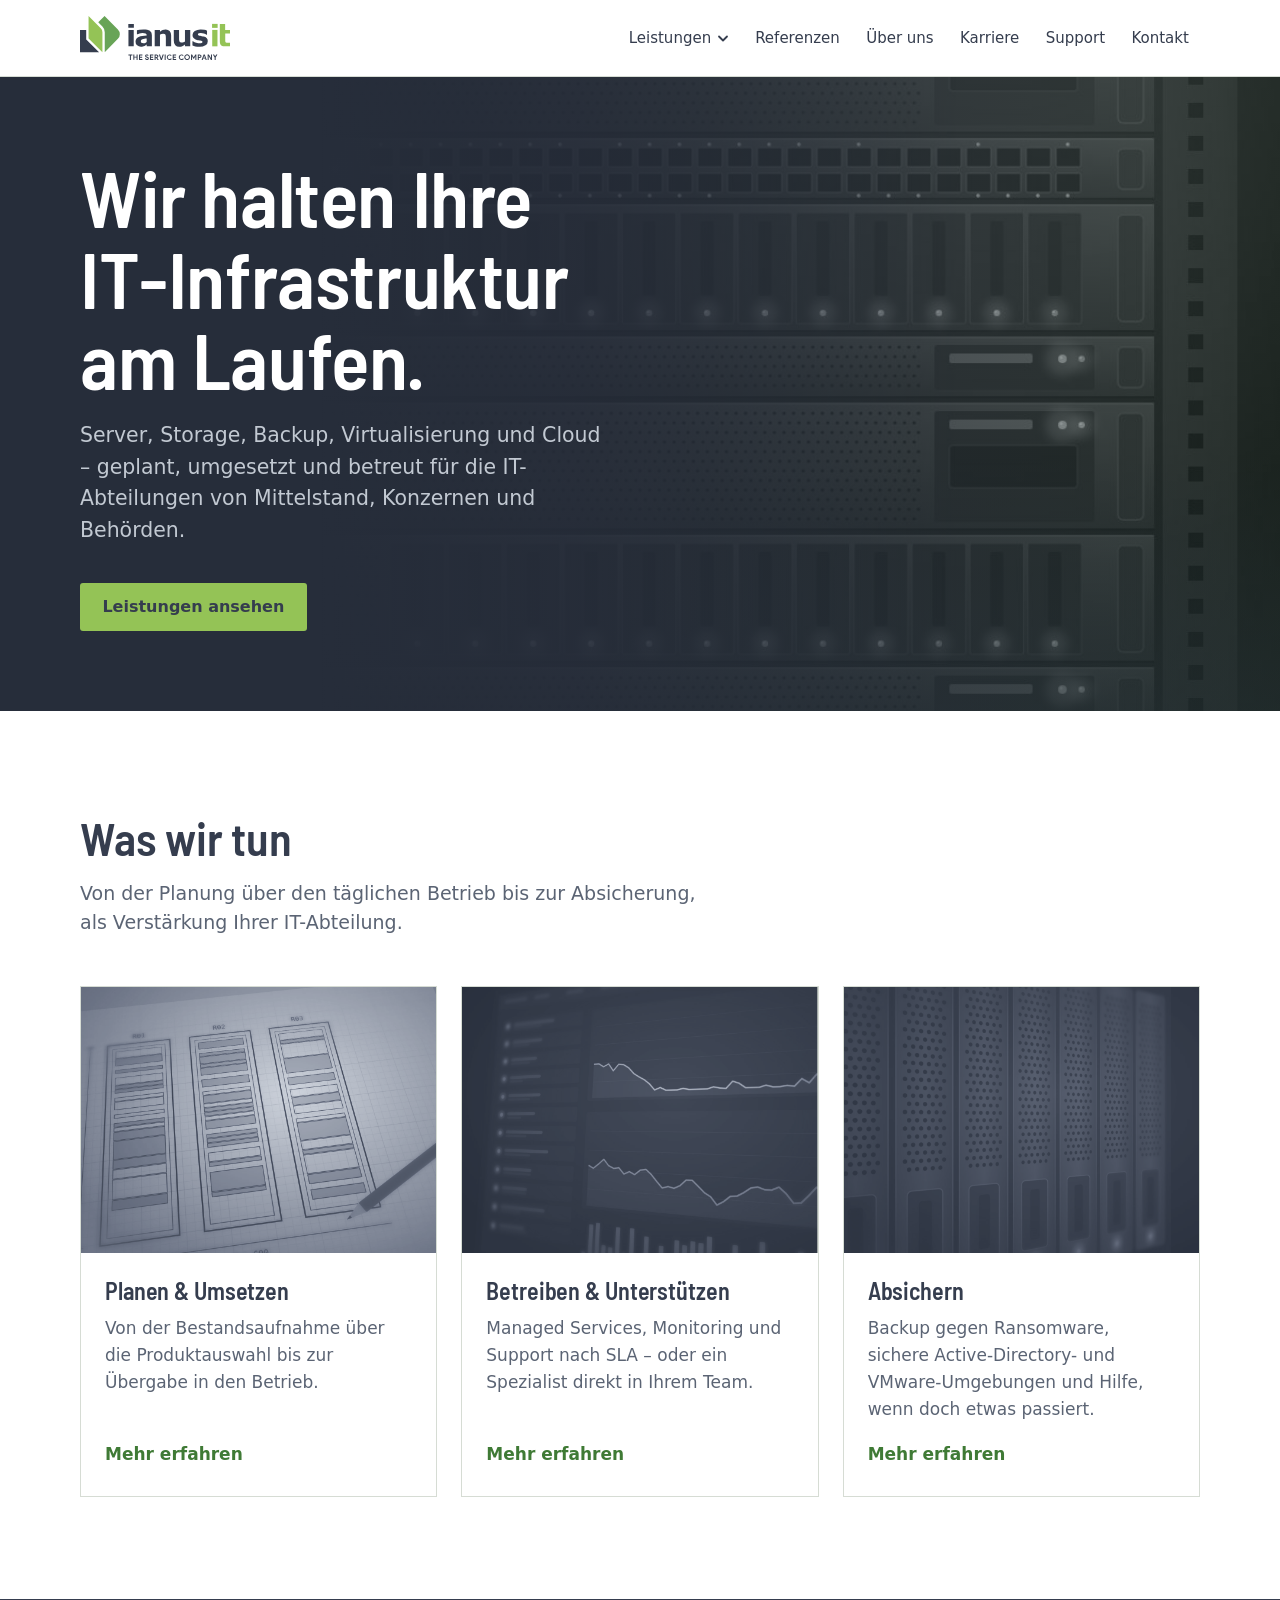
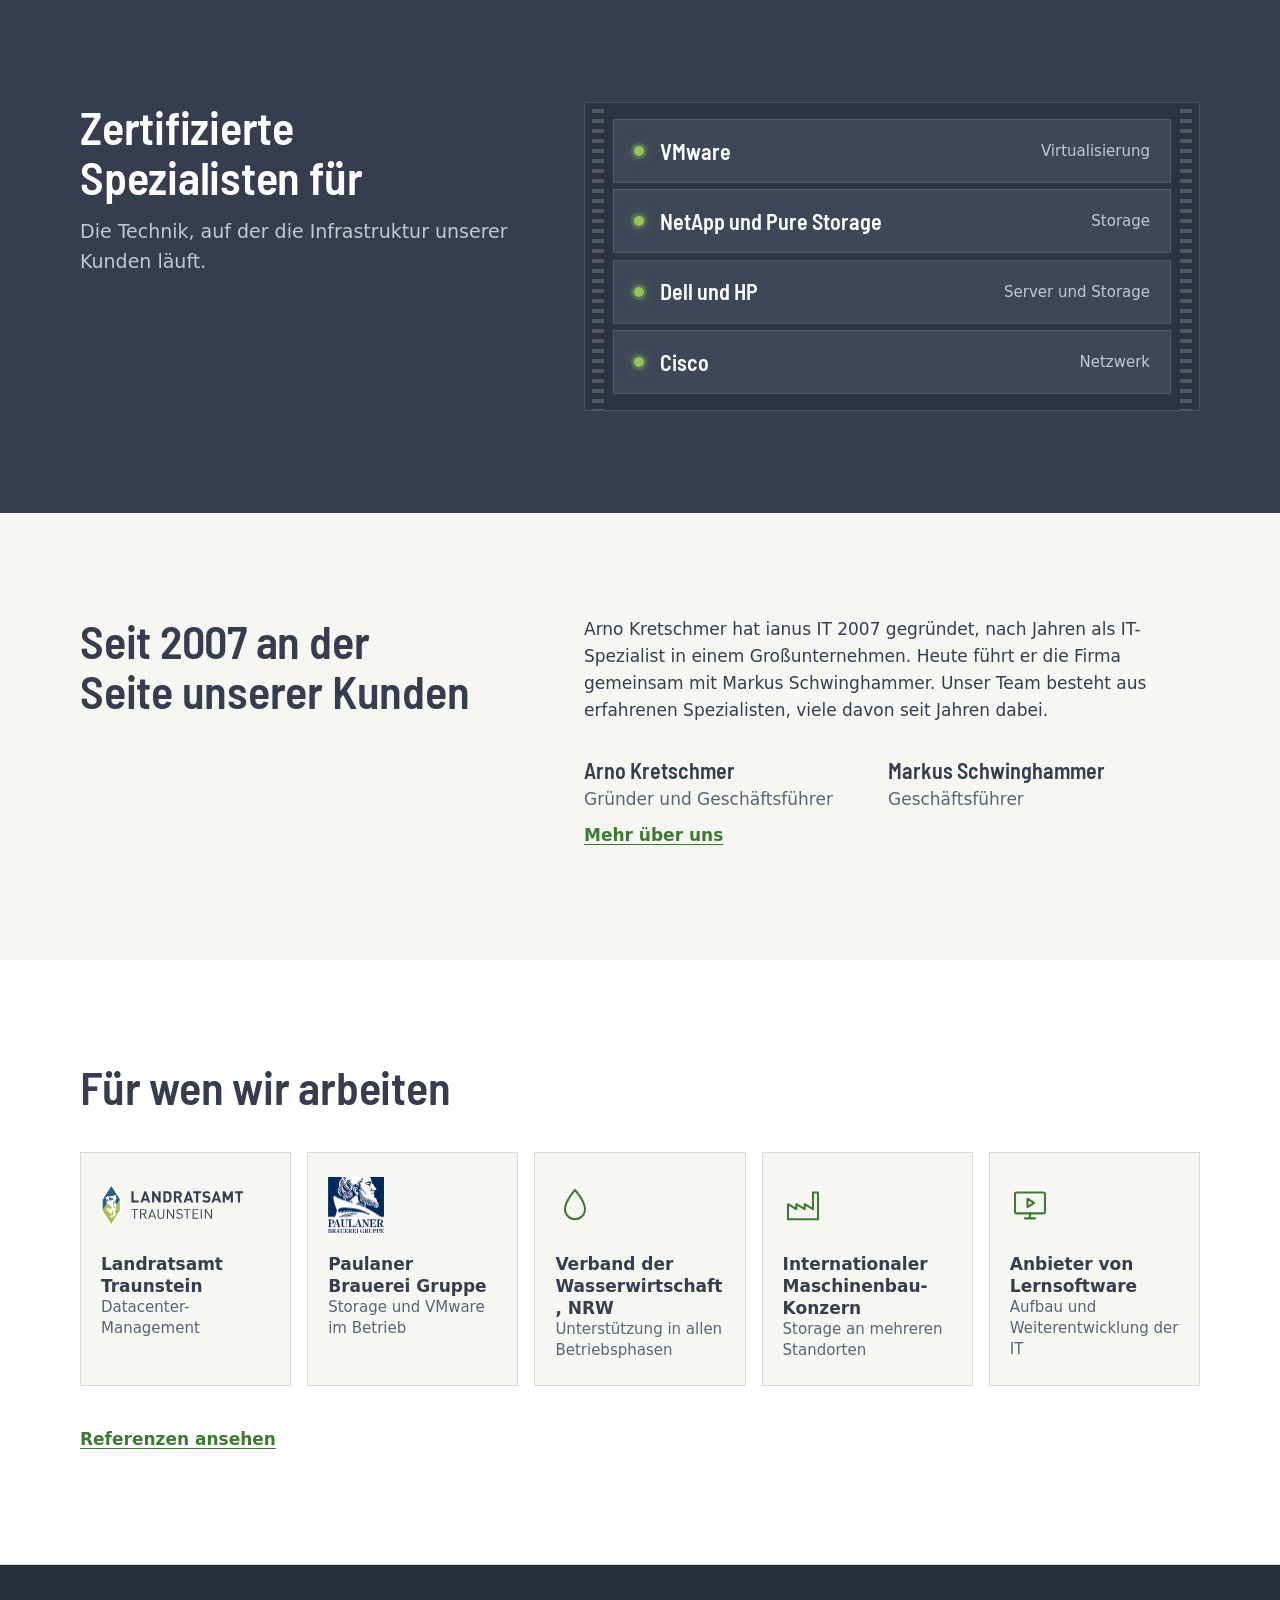
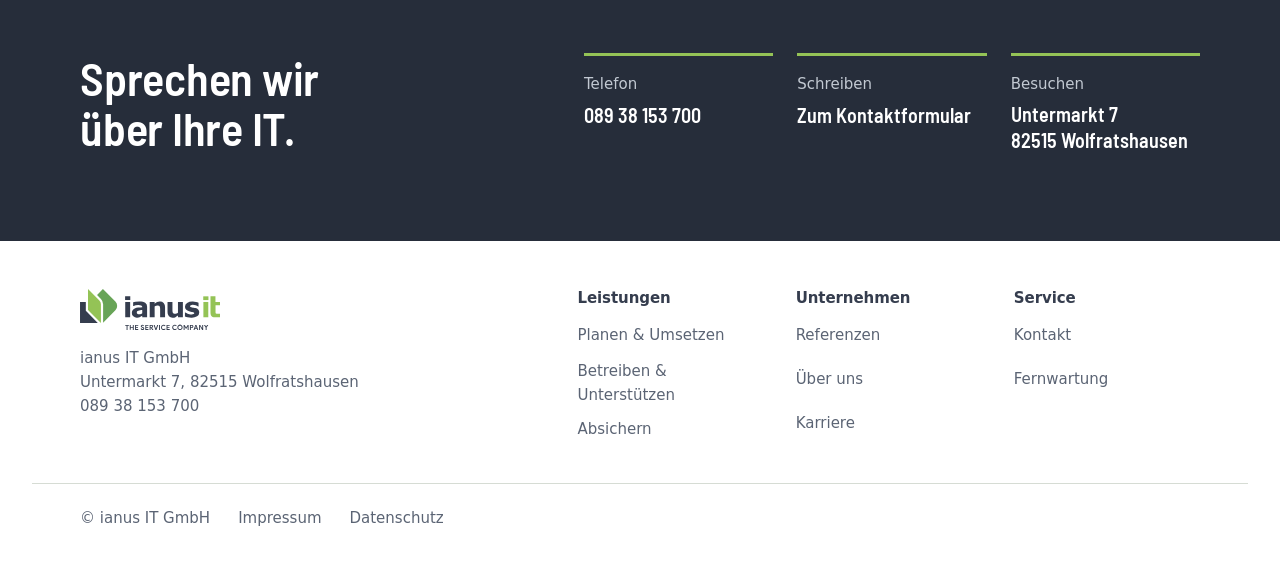
<file: index.html>
<!doctype html>
<html lang="de">
<head>
  <meta charset="utf-8">
  <meta name="viewport" content="width=device-width, initial-scale=1">
  <script>document.documentElement.classList.add('js')</script>

  <!-- ===== Google: Titel und Beschreibung im Suchergebnis ===== -->
  <title>ianus IT | IT-Infrastruktur und IT-Sicherheit bei München</title>
  <meta name="description" content="IT-Dienstleister aus Wolfratshausen: Server, Storage, Backup, VMware und Cloud für Mittelstand, Konzerne und Behörden. Seit 2007.">
  <link rel="canonical" href="https://www.ianus-it.de/">

  <!-- Vorschau beim Teilen (LinkedIn, Messenger usw.) -->
  <meta property="og:type" content="website">
  <meta property="og:locale" content="de_DE">
  <meta property="og:site_name" content="ianus IT">
  <meta property="og:title" content="ianus IT | IT-Infrastruktur und IT-Sicherheit bei München">
  <meta property="og:description" content="IT-Dienstleister aus Wolfratshausen: Server, Storage, Backup, VMware und Cloud für Mittelstand, Konzerne und Behörden. Seit 2007.">
  <meta property="og:url" content="https://www.ianus-it.de/">

  <link rel="icon" href="img/favicon.svg" type="image/svg+xml">
  <!-- Schrift liegt im Ordner fonts auf dem eigenen Server, keine Verbindung zu Google -->
  <link rel="preload" href="fonts/barlow-semi-condensed-semibold.woff2" as="font" type="font/woff2" crossorigin>
  <link rel="stylesheet" href="css/site.css">
  <!-- Firmendaten für Google (strukturierte Daten) -->
  <script type="application/ld+json">
  {
    "@context": "https://schema.org",
    "@type": "ProfessionalService",
    "name": "ianus IT GmbH",
    "url": "https://www.ianus-it.de/",
    "logo": "https://www.ianus-it.de/img/ianus-logo.svg",
    "telephone": "+49 89 38153700",
    "foundingDate": "2007",
    "founder": { "@type": "Person", "name": "Arno Kretschmer" },
    "address": { "@type": "PostalAddress", "streetAddress": "Untermarkt 7", "postalCode": "82515", "addressLocality": "Wolfratshausen", "addressCountry": "DE" },
    "areaServed": "DE",
    "description": "IT-Dienstleister für Rechenzentrums-Infrastruktur, Storage, Backup, Virtualisierung, Cloud und IT-Sicherheit."
  }
  </script>
</head>
<body>
  <a class="skip-link" href="#inhalt">Zum Inhalt springen</a>
  <!-- Farbfilter für Fotos: Jedes Foto in den Karten wird automatisch in ein dunkles
       Blaugrau eingefärbt, passend zu den Bannern. Eigene Fotos einfach unter
       demselben Dateinamen in den Ordner img legen. -->
  <svg class="filters" aria-hidden="true" focusable="false">
    <filter id="ton-anthrazit" color-interpolation-filters="sRGB">
      <feColorMatrix type="saturate" values="0"/>
      <feComponentTransfer>
        <feFuncR type="table" tableValues="0.149 0.42 0.86"/>
        <feFuncG type="table" tableValues="0.176 0.45 0.88"/>
        <feFuncB type="table" tableValues="0.227 0.52 0.91"/>
      </feComponentTransfer>
    </filter>
  </svg>

  <!-- ===================== KOPFZEILE ===================== -->
  <header class="site-header">
    <div class="wrap site-header__inner">
      <a class="brand" href="index.html" aria-label="ianus IT – zur Startseite">
        <img src="img/ianus-logo.svg" alt="ianus IT – The Service Company" width="150" height="44">
      </a>

      <button class="menu-toggle" type="button" aria-expanded="false" aria-controls="hauptnavigation">
        <svg class="menu-toggle__icon" viewBox="0 0 18 12" aria-hidden="true" focusable="false"><path d="M0 1h18M0 6h18M0 11h18" stroke="currentColor" stroke-width="2"/></svg>
        Menü
      </button>

      <nav class="nav" id="hauptnavigation" aria-label="Hauptnavigation">
        <ul class="nav__list">
          <li class="nav__item nav__item--sub">
            <button class="nav__sub-toggle" type="button" aria-expanded="false" aria-controls="leistungen-menu">Leistungen <svg class="chevron" viewBox="0 0 12 12" aria-hidden="true" focusable="false"><path d="M2 4.5l4 4 4-4" fill="none" stroke="currentColor" stroke-width="1.8" stroke-linecap="round" stroke-linejoin="round"/></svg></button>
            <ul class="nav__sub" id="leistungen-menu">
              <li><a href="index.html#leistungen">Alle Leistungen</a></li>
              <li><a href="planen-und-umsetzen.html">Planen &amp; Umsetzen</a></li>
              <li><a href="betreiben-und-unterstuetzen.html">Betreiben &amp; Unterstützen</a></li>
              <li><a href="absichern.html">Absichern</a></li>
            </ul>
          </li>
          <li class="nav__item"><a class="nav__link" href="referenzen.html">Referenzen</a></li>
          <li class="nav__item"><a class="nav__link" href="ueber-uns.html">Über uns</a></li>
          <li class="nav__item"><a class="nav__link" href="karriere.html">Karriere</a></li>
          <li class="nav__item"><a class="nav__link" href="support.html">Support</a></li>
          <li class="nav__item"><a class="nav__link" href="kontakt.html">Kontakt</a></li>
        </ul>
      </nav>
    </div>
  </header>

  <main id="inhalt">

    <!-- ===================== 1. EINSTIEG =====================
         Dunkles Banner mit Foto aus dem Rechenzentrum.
         Eigenes Foto: img/platzhalter-rack.jpg ersetzen (am besten Querformat, mind. 1600 Pixel breit).
         Das Foto wird automatisch grau und dunkel abgetönt, damit die Schrift lesbar bleibt. -->
    <section class="banner banner--home on-ink">
      <img class="banner__photo" src="img/platzhalter-rack.jpg" alt="" width="1600" height="1000" fetchpriority="high">
      <div class="wrap banner__inner">
        <h1>Wir halten Ihre IT&#8209;Infrastruktur am&nbsp;Laufen.</h1>
        <p class="lead">Server, Storage, Backup, Virtualisierung und Cloud – geplant, umgesetzt und betreut für die IT-Abteilungen von Mittelstand, Konzernen und Behörden.</p>
        <div class="hero__actions">
          <a class="button" href="#leistungen">Leistungen ansehen</a>
        </div>
      </div>
    </section>

    <!-- ===================== 2. LEISTUNGEN ===================== -->
    <section class="section section--white" id="leistungen" aria-labelledby="leistungen-titel">
      <div class="wrap">
        <div class="section-head">
          <h2 id="leistungen-titel">Was wir tun</h2>
          <p class="lead">Von der Planung über den täglichen Betrieb bis zur Absicherung, als Verstärkung Ihrer IT-Abteilung.</p>
        </div>
        <div class="cards">
          <article class="card">
            <svg class="cut-image" viewBox="0 0 1200 900" preserveAspectRatio="xMidYMid slice" aria-hidden="true" focusable="false"><image href="img/platzhalter-planen.jpg" width="1200" height="900" preserveAspectRatio="xMidYMid slice" filter="url(#ton-anthrazit)"/></svg>
            <div class="card__body">
              <h3 class="card__title"><a href="planen-und-umsetzen.html">Planen &amp; Umsetzen</a></h3>
              <p class="card__text">Von der Bestandsaufnahme über die Produktauswahl bis zur Übergabe in den Betrieb.</p>
              <span class="card__more" aria-hidden="true">Mehr erfahren</span>
            </div>
          </article>
          <article class="card">
            <svg class="cut-image" viewBox="0 0 1200 900" preserveAspectRatio="xMidYMid slice" aria-hidden="true" focusable="false"><image href="img/platzhalter-betreiben.jpg" width="1200" height="900" preserveAspectRatio="xMidYMid slice" filter="url(#ton-anthrazit)"/></svg>
            <div class="card__body">
              <h3 class="card__title"><a href="betreiben-und-unterstuetzen.html">Betreiben &amp; Unterstützen</a></h3>
              <p class="card__text">Managed Services, Monitoring und Support nach SLA – oder ein Spezialist direkt in Ihrem Team.</p>
              <span class="card__more" aria-hidden="true">Mehr erfahren</span>
            </div>
          </article>
          <article class="card">
            <svg class="cut-image" viewBox="0 0 1200 900" preserveAspectRatio="xMidYMid slice" aria-hidden="true" focusable="false"><image href="img/platzhalter-absichern.jpg" width="1200" height="900" preserveAspectRatio="xMidYMid slice" filter="url(#ton-anthrazit)"/></svg>
            <div class="card__body">
              <h3 class="card__title"><a href="absichern.html">Absichern</a></h3>
              <p class="card__text">Backup gegen Ransomware, sichere Active-Directory- und VMware-Umgebungen und Hilfe, wenn doch etwas passiert.</p>
              <span class="card__more" aria-hidden="true">Mehr erfahren</span>
            </div>
          </article>
        </div>
      </div>
    </section>

    <!-- ===================== 3. TECHNIK =====================
         Dunkles Band. Die Liste sieht aus wie ein Rack: jede Zeile eine Höheneinheit mit Status-Lämpchen. -->
    <section class="section band-ink on-ink" aria-labelledby="technik-titel">
      <div class="wrap split">
        <div class="section-head">
          <h2 id="technik-titel">Zertifizierte Spezialisten für</h2>
          <p class="lead">Die Technik, auf der die Infrastruktur unserer Kunden läuft.</p>
        </div>
        <ul class="rack">
          <li><span class="rack__led" aria-hidden="true"></span><span class="rack__name">VMware</span><span class="rack__role">Virtualisierung</span></li>
          <li><span class="rack__led" aria-hidden="true"></span><span class="rack__name">NetApp und Pure Storage</span><span class="rack__role">Storage</span></li>
          <li><span class="rack__led" aria-hidden="true"></span><span class="rack__name">Dell und HP</span><span class="rack__role">Server und Storage</span></li>
          <li><span class="rack__led" aria-hidden="true"></span><span class="rack__name">Cisco</span><span class="rack__role">Netzwerk</span></li>
        </ul>
      </div>
    </section>

    <!-- ===================== 4. ÜBER UNS ===================== -->
    <section class="section" aria-labelledby="ueber-titel">
      <div class="wrap split">
        <h2 id="ueber-titel">Seit 2007 an der Seite unserer Kunden</h2>
        <div>
          <p class="about__text">Arno Kretschmer hat ianus IT 2007 gegründet, nach Jahren als IT-Spezialist in einem Großunternehmen. Heute führt er die Firma gemeinsam mit Markus Schwinghammer. Unser Team besteht aus erfahrenen Spezialisten, viele davon seit Jahren dabei.</p>
          <dl class="people">
            <div><dt>Arno Kretschmer</dt><dd>Gründer und Geschäftsführer</dd></div>
            <div><dt>Markus Schwinghammer</dt><dd>Geschäftsführer</dd></div>
          </dl>
          <p><a class="link" href="ueber-uns.html">Mehr über uns</a></p>
        </div>
      </div>
    </section>

    <!-- ===================== 5. KUNDEN =====================
         Alle Kunden gleich groß. Logos nur mit Freigabe des Kunden. -->
    <section class="section section--white" aria-labelledby="kunden-titel">
      <div class="wrap">
        <h2 id="kunden-titel">Für wen wir arbeiten</h2>
        <ul class="clients">
          <li class="client">
            <div class="client__mark"><img class="logo-traunstein" src="img/kunde-landratsamt-traunstein-dunkel.svg" alt="" width="155" height="48"></div>
            <div class="client__text">
              <p class="client__name">Landratsamt Traunstein</p>
              <p class="client__task">Datacenter-Management</p>
            </div>
          </li>
          <li class="client">
            <div class="client__mark"><img class="logo-paulaner" src="img/kunde-paulaner.png" alt="" width="56" height="56"></div>
            <div class="client__text">
              <p class="client__name">Paulaner Brauerei Gruppe</p>
              <p class="client__task">Storage und VMware im Betrieb</p>
            </div>
          </li>
          <li class="client">
            <div class="client__mark"><svg class="client__icon" viewBox="0 0 48 48" aria-hidden="true" focusable="false" fill="none" stroke="currentColor" stroke-width="2.5" stroke-linejoin="round" stroke-linecap="round"><path d="M24 6c0 0-12 13.5-12 23a12 12 0 0 0 24 0C36 19.5 24 6 24 6z"/></svg></div>
            <div class="client__text">
              <p class="client__name">Verband der Wasserwirtschaft, NRW</p>
              <p class="client__task">Unterstützung in allen Betriebsphasen</p>
            </div>
          </li>
          <li class="client">
            <div class="client__mark"><svg class="client__icon" viewBox="0 0 48 48" aria-hidden="true" focusable="false" fill="none" stroke="currentColor" stroke-width="2.5" stroke-linejoin="round" stroke-linecap="round"><path d="M6 41V23l10 6v-6l10 6v-6l10 6V9h6v32z"/></svg></div>
            <div class="client__text">
              <p class="client__name">Internationaler Maschinenbau-Konzern</p>
              <p class="client__task">Storage an mehreren Standorten</p>
            </div>
          </li>
          <li class="client">
            <div class="client__mark"><svg class="client__icon" viewBox="0 0 48 48" aria-hidden="true" focusable="false" fill="none" stroke="currentColor" stroke-width="2.5" stroke-linejoin="round" stroke-linecap="round"><rect x="6" y="9" width="36" height="25" rx="2"/><path d="M18 40h12M24 34v6"/><path d="M21 16.5v10l8-5z"/></svg></div>
            <div class="client__text">
              <p class="client__name">Anbieter von Lernsoftware</p>
              <p class="client__task">Aufbau und Weiterentwicklung der IT</p>
            </div>
          </li>
        </ul>
        <p><a class="link" href="referenzen.html">Referenzen ansehen</a></p>
      </div>
    </section>

  </main>

  <!-- ===================== FUSSZEILE ===================== -->
  <footer class="site-footer">
    <!-- Kontakt am Ende jeder Seite, als dunkles Band -->
    <div class="contact-band on-ink">
      <div class="wrap footer-contact">
        <h2>Sprechen wir über Ihre IT.</h2>
        <ul>
          <li>
            <span class="footer-contact__label">Telefon</span>
            <a class="footer-contact__value" href="tel:+498938153700">089 38 153 700</a>
          </li>
          <li>
            <span class="footer-contact__label">Schreiben</span>
            <a class="footer-contact__value" href="kontakt.html">Zum Kontaktformular</a>
          </li>
          <li>
            <span class="footer-contact__label">Besuchen</span>
            <address class="footer-contact__value">Untermarkt 7<br>82515 Wolfratshausen</address>
          </li>
        </ul>
      </div>
    </div>
    <div class="wrap footer-main">
      <div>
        <img src="img/ianus-logo.svg" alt="ianus IT" width="140" height="41">
        <address>ianus IT GmbH<br>Untermarkt 7, 82515 Wolfratshausen<br>089 38 153 700</address>
      </div>
      <nav aria-labelledby="f-leistungen">
        <h2 id="f-leistungen">Leistungen</h2>
        <ul>
          <li><a href="planen-und-umsetzen.html">Planen &amp; Umsetzen</a></li>
          <li><a href="betreiben-und-unterstuetzen.html">Betreiben &amp; Unterstützen</a></li>
          <li><a href="absichern.html">Absichern</a></li>
        </ul>
      </nav>
      <nav aria-labelledby="f-firma">
        <h2 id="f-firma">Unternehmen</h2>
        <ul>
          <li><a href="referenzen.html">Referenzen</a></li>
          <li><a href="ueber-uns.html">Über uns</a></li>
          <li><a href="karriere.html">Karriere</a></li>
        </ul>
      </nav>
      <nav aria-labelledby="f-service">
        <h2 id="f-service">Service</h2>
        <ul>
          <li><a href="kontakt.html">Kontakt</a></li>
          <li><a href="support.html">Fernwartung</a></li>
        </ul>
      </nav>
    </div>
    <div class="wrap footer-legal">
      <span>© ianus IT GmbH</span>
      <a href="impressum.html">Impressum</a>
      <a href="datenschutz.html">Datenschutz</a>
    </div>
  </footer>

  <script src="js/site.js" defer></script>
</body>
</html>
</file>
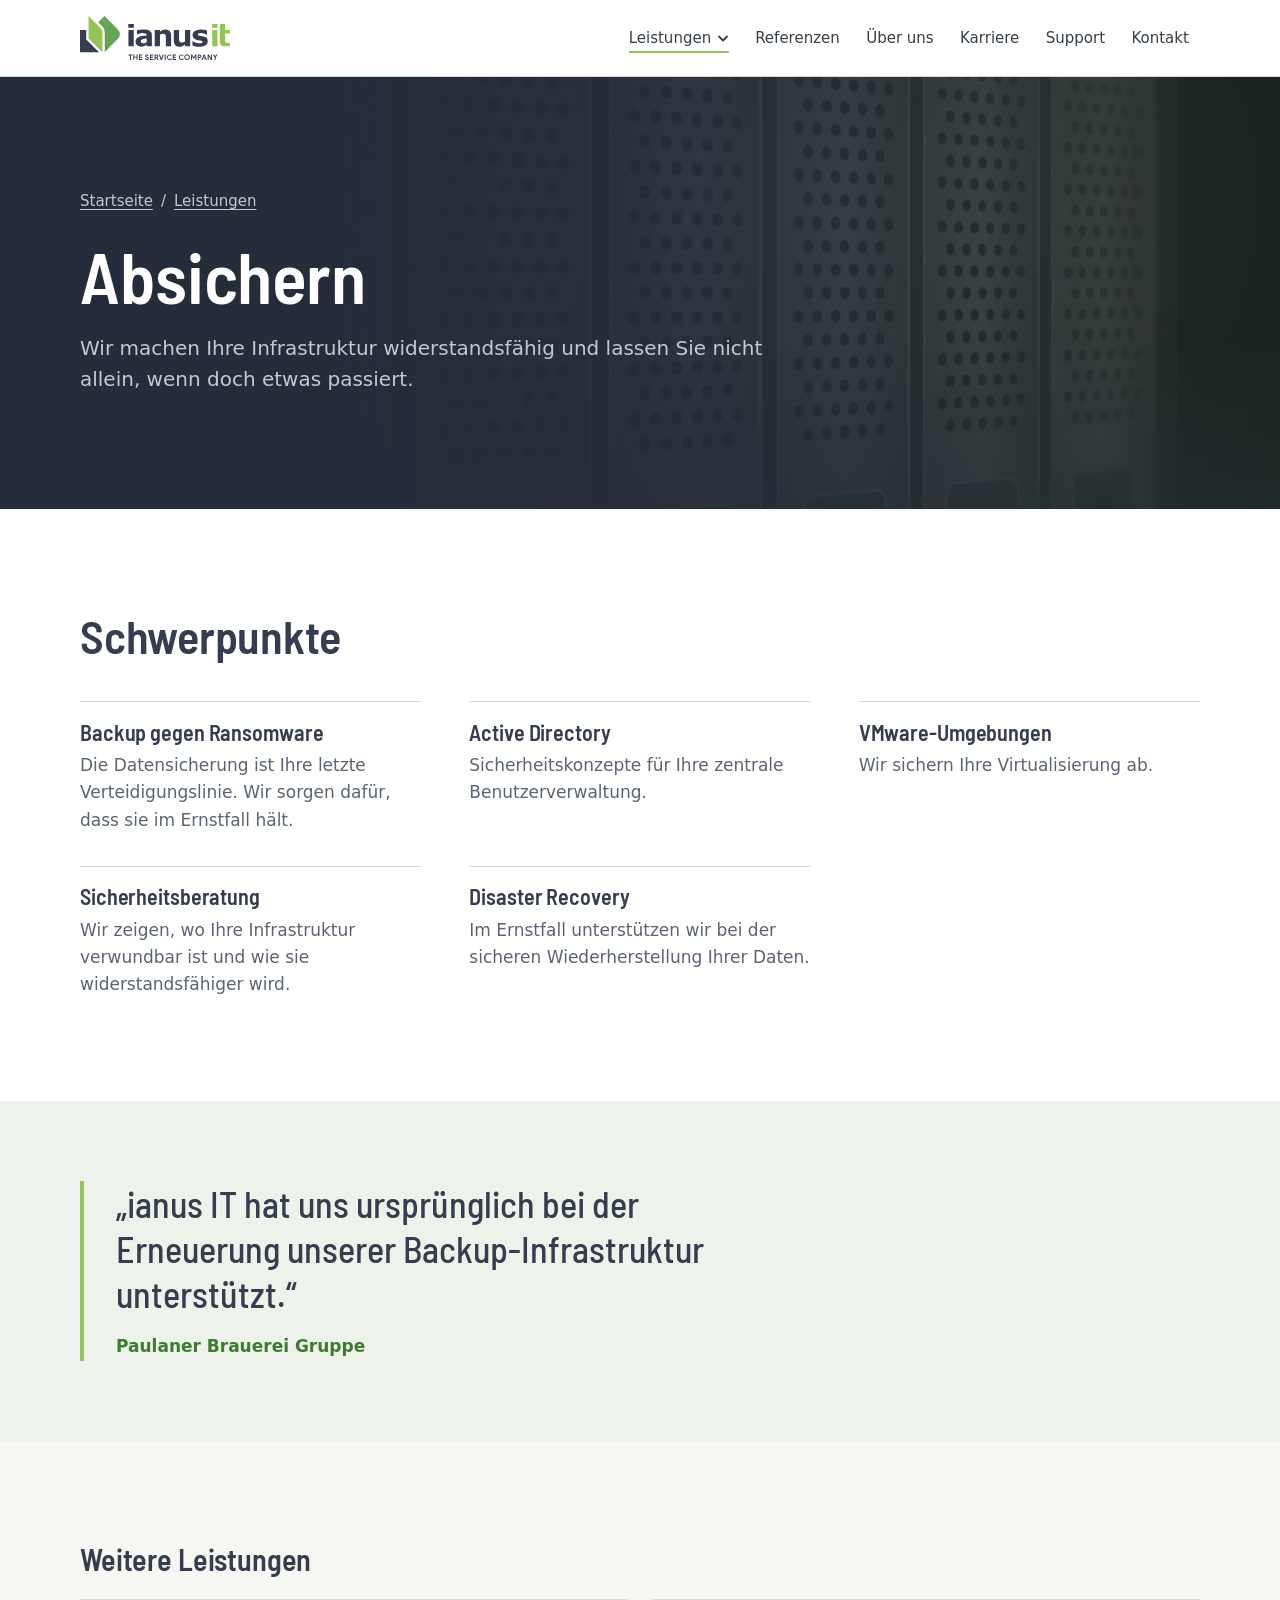
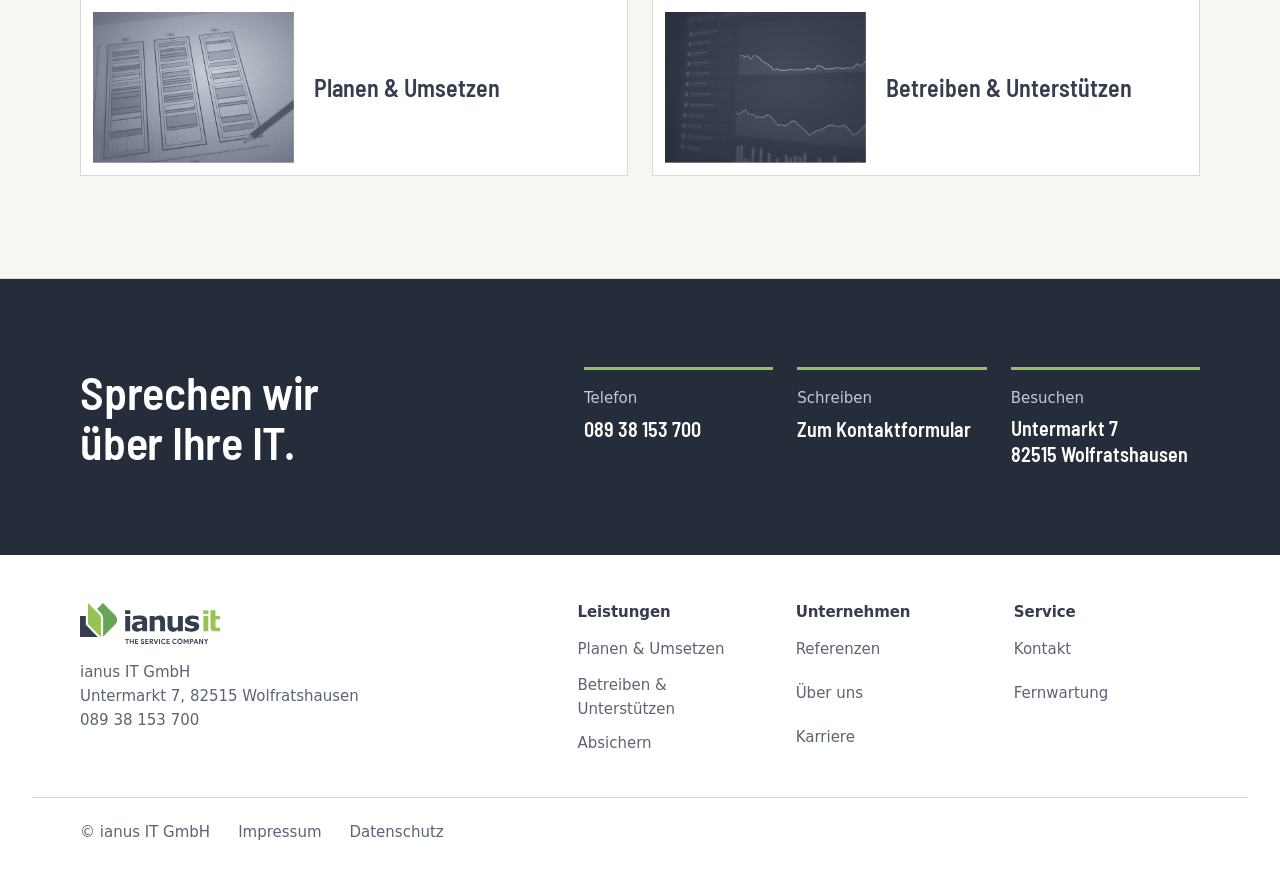
<file: absichern.html>
<!doctype html>
<html lang="de">
<head>
  <meta charset="utf-8">
  <meta name="viewport" content="width=device-width, initial-scale=1">
  <script>document.documentElement.classList.add('js')</script>

  <!-- ===== Google: Titel und Beschreibung im Suchergebnis ===== -->
  <title>IT-Sicherheit, Backup und Ransomware-Schutz | ianus IT</title>
  <meta name="description" content="Backup als letzte Verteidigungslinie gegen Ransomware, sichere Active-Directory- und VMware-Umgebungen und Hilfe bei der Wiederherstellung im Ernstfall.">
  <link rel="canonical" href="https://www.ianus-it.de/absichern.html">

  <!-- Vorschau beim Teilen (LinkedIn, Messenger usw.) -->
  <meta property="og:type" content="website">
  <meta property="og:locale" content="de_DE">
  <meta property="og:site_name" content="ianus IT">
  <meta property="og:title" content="IT-Sicherheit, Backup und Ransomware-Schutz | ianus IT">
  <meta property="og:description" content="Backup als letzte Verteidigungslinie gegen Ransomware, sichere Active-Directory- und VMware-Umgebungen und Hilfe bei der Wiederherstellung im Ernstfall.">
  <meta property="og:url" content="https://www.ianus-it.de/absichern.html">

  <link rel="icon" href="img/favicon.svg" type="image/svg+xml">
  <!-- Schrift liegt im Ordner fonts auf dem eigenen Server, keine Verbindung zu Google -->
  <link rel="preload" href="fonts/barlow-semi-condensed-semibold.woff2" as="font" type="font/woff2" crossorigin>
  <link rel="stylesheet" href="css/site.css">
</head>
<body>
  <a class="skip-link" href="#inhalt">Zum Inhalt springen</a>
  <!-- Farbfilter für Fotos: Jedes Foto in den Karten wird automatisch in ein dunkles
       Blaugrau eingefärbt, passend zu den Bannern. Eigene Fotos einfach unter
       demselben Dateinamen in den Ordner img legen. -->
  <svg class="filters" aria-hidden="true" focusable="false">
    <filter id="ton-anthrazit" color-interpolation-filters="sRGB">
      <feColorMatrix type="saturate" values="0"/>
      <feComponentTransfer>
        <feFuncR type="table" tableValues="0.149 0.42 0.86"/>
        <feFuncG type="table" tableValues="0.176 0.45 0.88"/>
        <feFuncB type="table" tableValues="0.227 0.52 0.91"/>
      </feComponentTransfer>
    </filter>
  </svg>

  <!-- ===================== KOPFZEILE ===================== -->
  <header class="site-header">
    <div class="wrap site-header__inner">
      <a class="brand" href="index.html" aria-label="ianus IT – zur Startseite">
        <img src="img/ianus-logo.svg" alt="ianus IT – The Service Company" width="150" height="44">
      </a>

      <button class="menu-toggle" type="button" aria-expanded="false" aria-controls="hauptnavigation">
        <svg class="menu-toggle__icon" viewBox="0 0 18 12" aria-hidden="true" focusable="false"><path d="M0 1h18M0 6h18M0 11h18" stroke="currentColor" stroke-width="2"/></svg>
        Menü
      </button>

      <nav class="nav" id="hauptnavigation" aria-label="Hauptnavigation">
        <ul class="nav__list">
          <li class="nav__item nav__item--sub">
            <button class="nav__sub-toggle is-current" type="button" aria-expanded="false" aria-controls="leistungen-menu">Leistungen <svg class="chevron" viewBox="0 0 12 12" aria-hidden="true" focusable="false"><path d="M2 4.5l4 4 4-4" fill="none" stroke="currentColor" stroke-width="1.8" stroke-linecap="round" stroke-linejoin="round"/></svg></button>
            <ul class="nav__sub" id="leistungen-menu">
              <li><a href="index.html#leistungen">Alle Leistungen</a></li>
              <li><a href="planen-und-umsetzen.html">Planen &amp; Umsetzen</a></li>
              <li><a href="betreiben-und-unterstuetzen.html">Betreiben &amp; Unterstützen</a></li>
              <li><a href="absichern.html" aria-current="page">Absichern</a></li>
            </ul>
          </li>
          <li class="nav__item"><a class="nav__link" href="referenzen.html">Referenzen</a></li>
          <li class="nav__item"><a class="nav__link" href="ueber-uns.html">Über uns</a></li>
          <li class="nav__item"><a class="nav__link" href="karriere.html">Karriere</a></li>
          <li class="nav__item"><a class="nav__link" href="support.html">Support</a></li>
          <li class="nav__item"><a class="nav__link" href="kontakt.html">Kontakt</a></li>
        </ul>
      </nav>
    </div>
  </header>

  <main id="inhalt">
    <!-- ===================== EINSTIEG =====================
         Bild austauschen: img/platzhalter-absichern.jpg (Querformat 4:3, etwa 1200 × 900 Pixel)
         Dunkles Banner. Das Foto wird automatisch grau und dunkel abgetönt. -->
    <section class="banner on-ink">
      <img class="banner__photo" src="img/platzhalter-absichern.jpg" alt="" width="1600" height="1000" fetchpriority="high">
      <div class="wrap banner__inner">
        <nav class="crumbs" aria-label="Pfad"><ol><li><a href="index.html">Startseite</a></li><li><a href="index.html#leistungen">Leistungen</a></li></ol></nav>
        <h1>Absichern</h1>
        <p class="lead">Wir machen Ihre Infrastruktur widerstandsfähig und lassen Sie nicht allein, wenn doch etwas passiert.</p>
      </div>
    </section>

    <!-- ===================== SCHWERPUNKTE ===================== -->
    <section class="section section--white" aria-labelledby="schwerpunkte-titel">
      <div class="wrap">
        <h2 id="schwerpunkte-titel">Schwerpunkte</h2>
        <ul class="features">
          <li><h3>Backup gegen Ransomware</h3><p>Die Datensicherung ist Ihre letzte Verteidigungslinie. Wir sorgen dafür, dass sie im Ernstfall hält.</p></li>
          <li><h3>Active Directory</h3><p>Sicherheitskonzepte für Ihre zentrale Benutzerverwaltung.</p></li>
          <li><h3>VMware-Umgebungen</h3><p>Wir sichern Ihre Virtualisierung ab.</p></li>
          <li><h3>Sicherheitsberatung</h3><p>Wir zeigen, wo Ihre Infrastruktur verwundbar ist und wie sie widerstandsfähiger wird.</p></li>
          <li><h3>Disaster Recovery</h3><p>Im Ernstfall unterstützen wir bei der sicheren Wiederherstellung Ihrer Daten.</p></li>
        </ul>
      </div>
    </section>

    <!-- ===================== KUNDENSTIMME ===================== -->
    <section class="quote-band" aria-label="Kundenstimme">
      <div class="wrap">
        <blockquote class="quote">
          <p>„ianus IT hat uns ursprünglich bei der Erneuerung unserer Backup-Infrastruktur unterstützt.“</p>
          <footer>Paulaner Brauerei Gruppe</footer>
        </blockquote>
      </div>
    </section>

    <!-- ===================== WEITERE LEISTUNGEN ===================== -->
    <section class="related" aria-labelledby="weitere-titel">
      <div class="wrap">
        <h2 id="weitere-titel">Weitere Leistungen</h2>
        <div class="related__grid">
          <div class="related__item">
            <svg class="cut-image" viewBox="0 0 1200 900" preserveAspectRatio="xMidYMid slice" aria-hidden="true" focusable="false"><image href="img/platzhalter-planen.jpg" width="1200" height="900" preserveAspectRatio="xMidYMid slice" filter="url(#ton-anthrazit)"/></svg>
            <a href="planen-und-umsetzen.html">Planen &amp; Umsetzen</a>
          </div>
          <div class="related__item">
            <svg class="cut-image" viewBox="0 0 1200 900" preserveAspectRatio="xMidYMid slice" aria-hidden="true" focusable="false"><image href="img/platzhalter-betreiben.jpg" width="1200" height="900" preserveAspectRatio="xMidYMid slice" filter="url(#ton-anthrazit)"/></svg>
            <a href="betreiben-und-unterstuetzen.html">Betreiben &amp; Unterstützen</a>
          </div>
        </div>
      </div>
    </section>

  </main>

  <!-- ===================== FUSSZEILE ===================== -->
  <footer class="site-footer">
    <!-- Kontakt am Ende jeder Seite, als dunkles Band -->
    <div class="contact-band on-ink">
      <div class="wrap footer-contact">
        <h2>Sprechen wir über Ihre IT.</h2>
        <ul>
          <li>
            <span class="footer-contact__label">Telefon</span>
            <a class="footer-contact__value" href="tel:+498938153700">089 38 153 700</a>
          </li>
          <li>
            <span class="footer-contact__label">Schreiben</span>
            <a class="footer-contact__value" href="kontakt.html">Zum Kontaktformular</a>
          </li>
          <li>
            <span class="footer-contact__label">Besuchen</span>
            <address class="footer-contact__value">Untermarkt 7<br>82515 Wolfratshausen</address>
          </li>
        </ul>
      </div>
    </div>
    <div class="wrap footer-main">
      <div>
        <img src="img/ianus-logo.svg" alt="ianus IT" width="140" height="41">
        <address>ianus IT GmbH<br>Untermarkt 7, 82515 Wolfratshausen<br>089 38 153 700</address>
      </div>
      <nav aria-labelledby="f-leistungen">
        <h2 id="f-leistungen">Leistungen</h2>
        <ul>
          <li><a href="planen-und-umsetzen.html">Planen &amp; Umsetzen</a></li>
          <li><a href="betreiben-und-unterstuetzen.html">Betreiben &amp; Unterstützen</a></li>
          <li><a href="absichern.html">Absichern</a></li>
        </ul>
      </nav>
      <nav aria-labelledby="f-firma">
        <h2 id="f-firma">Unternehmen</h2>
        <ul>
          <li><a href="referenzen.html">Referenzen</a></li>
          <li><a href="ueber-uns.html">Über uns</a></li>
          <li><a href="karriere.html">Karriere</a></li>
        </ul>
      </nav>
      <nav aria-labelledby="f-service">
        <h2 id="f-service">Service</h2>
        <ul>
          <li><a href="kontakt.html">Kontakt</a></li>
          <li><a href="support.html">Fernwartung</a></li>
        </ul>
      </nav>
    </div>
    <div class="wrap footer-legal">
      <span>© ianus IT GmbH</span>
      <a href="impressum.html">Impressum</a>
      <a href="datenschutz.html">Datenschutz</a>
    </div>
  </footer>

  <script src="js/site.js" defer></script>
</body>
</html>
</file>
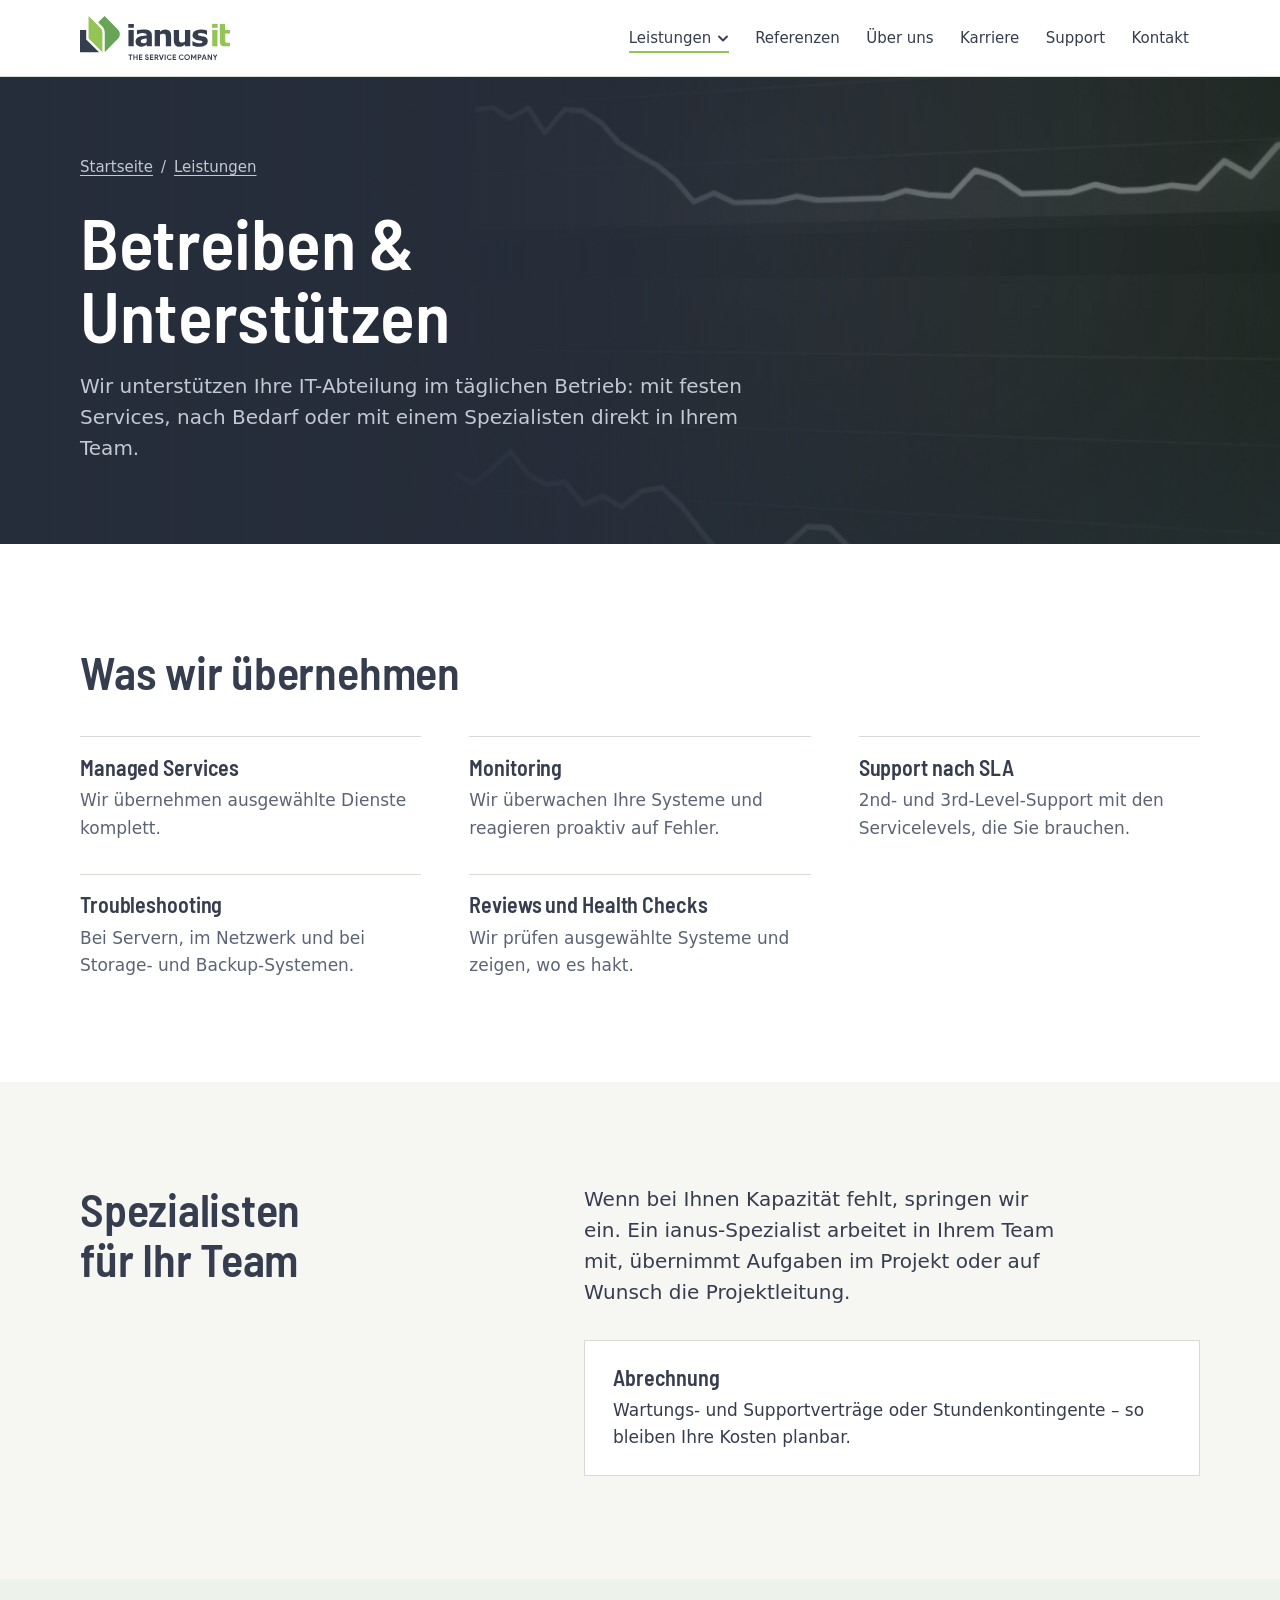
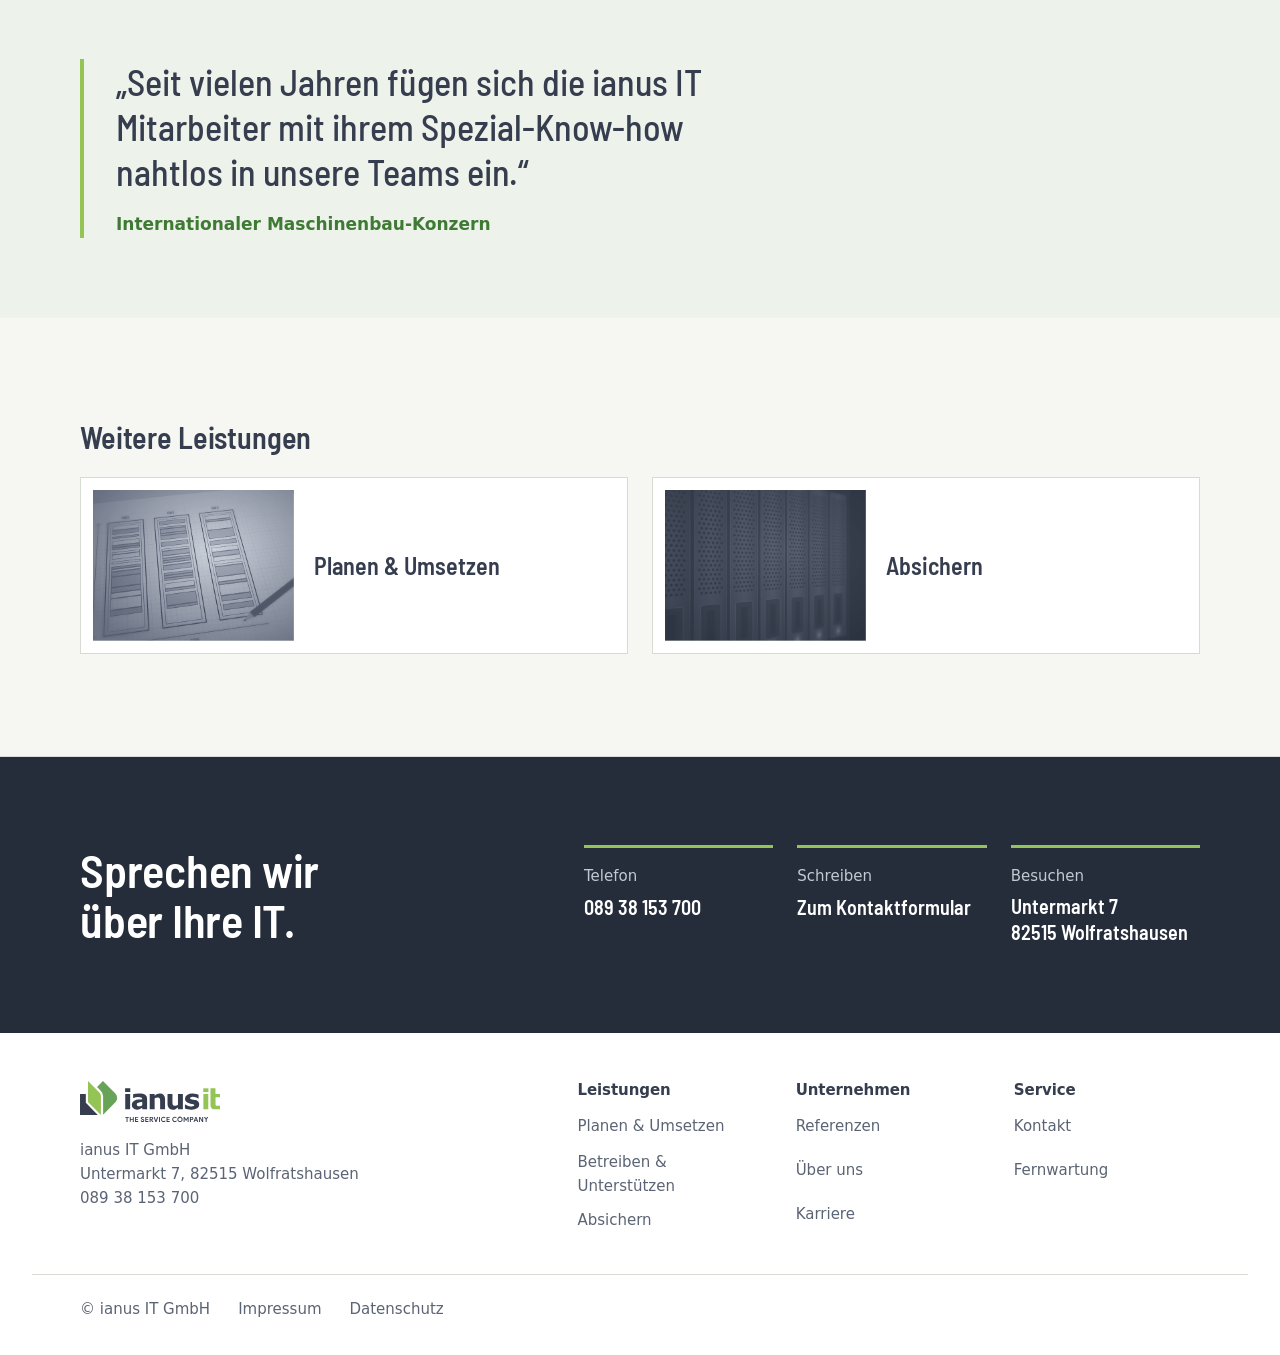
<file: betreiben-und-unterstuetzen.html>
<!doctype html>
<html lang="de">
<head>
  <meta charset="utf-8">
  <meta name="viewport" content="width=device-width, initial-scale=1">
  <script>document.documentElement.classList.add('js')</script>

  <!-- ===== Google: Titel und Beschreibung im Suchergebnis ===== -->
  <title>IT-Betrieb, Managed Services und Support | ianus IT</title>
  <meta name="description" content="Managed Services, Monitoring, 2nd- und 3rd-Level-Support nach SLA und IT-Spezialisten für Ihr Team – für Server, Storage, Backup und VMware.">
  <link rel="canonical" href="https://www.ianus-it.de/betreiben-und-unterstuetzen.html">

  <!-- Vorschau beim Teilen (LinkedIn, Messenger usw.) -->
  <meta property="og:type" content="website">
  <meta property="og:locale" content="de_DE">
  <meta property="og:site_name" content="ianus IT">
  <meta property="og:title" content="IT-Betrieb, Managed Services und Support | ianus IT">
  <meta property="og:description" content="Managed Services, Monitoring, 2nd- und 3rd-Level-Support nach SLA und IT-Spezialisten für Ihr Team – für Server, Storage, Backup und VMware.">
  <meta property="og:url" content="https://www.ianus-it.de/betreiben-und-unterstuetzen.html">

  <link rel="icon" href="img/favicon.svg" type="image/svg+xml">
  <!-- Schrift liegt im Ordner fonts auf dem eigenen Server, keine Verbindung zu Google -->
  <link rel="preload" href="fonts/barlow-semi-condensed-semibold.woff2" as="font" type="font/woff2" crossorigin>
  <link rel="stylesheet" href="css/site.css">
</head>
<body>
  <a class="skip-link" href="#inhalt">Zum Inhalt springen</a>
  <!-- Farbfilter für Fotos: Jedes Foto in den Karten wird automatisch in ein dunkles
       Blaugrau eingefärbt, passend zu den Bannern. Eigene Fotos einfach unter
       demselben Dateinamen in den Ordner img legen. -->
  <svg class="filters" aria-hidden="true" focusable="false">
    <filter id="ton-anthrazit" color-interpolation-filters="sRGB">
      <feColorMatrix type="saturate" values="0"/>
      <feComponentTransfer>
        <feFuncR type="table" tableValues="0.149 0.42 0.86"/>
        <feFuncG type="table" tableValues="0.176 0.45 0.88"/>
        <feFuncB type="table" tableValues="0.227 0.52 0.91"/>
      </feComponentTransfer>
    </filter>
  </svg>

  <!-- ===================== KOPFZEILE ===================== -->
  <header class="site-header">
    <div class="wrap site-header__inner">
      <a class="brand" href="index.html" aria-label="ianus IT – zur Startseite">
        <img src="img/ianus-logo.svg" alt="ianus IT – The Service Company" width="150" height="44">
      </a>

      <button class="menu-toggle" type="button" aria-expanded="false" aria-controls="hauptnavigation">
        <svg class="menu-toggle__icon" viewBox="0 0 18 12" aria-hidden="true" focusable="false"><path d="M0 1h18M0 6h18M0 11h18" stroke="currentColor" stroke-width="2"/></svg>
        Menü
      </button>

      <nav class="nav" id="hauptnavigation" aria-label="Hauptnavigation">
        <ul class="nav__list">
          <li class="nav__item nav__item--sub">
            <button class="nav__sub-toggle is-current" type="button" aria-expanded="false" aria-controls="leistungen-menu">Leistungen <svg class="chevron" viewBox="0 0 12 12" aria-hidden="true" focusable="false"><path d="M2 4.5l4 4 4-4" fill="none" stroke="currentColor" stroke-width="1.8" stroke-linecap="round" stroke-linejoin="round"/></svg></button>
            <ul class="nav__sub" id="leistungen-menu">
              <li><a href="index.html#leistungen">Alle Leistungen</a></li>
              <li><a href="planen-und-umsetzen.html">Planen &amp; Umsetzen</a></li>
              <li><a href="betreiben-und-unterstuetzen.html" aria-current="page">Betreiben &amp; Unterstützen</a></li>
              <li><a href="absichern.html">Absichern</a></li>
            </ul>
          </li>
          <li class="nav__item"><a class="nav__link" href="referenzen.html">Referenzen</a></li>
          <li class="nav__item"><a class="nav__link" href="ueber-uns.html">Über uns</a></li>
          <li class="nav__item"><a class="nav__link" href="karriere.html">Karriere</a></li>
          <li class="nav__item"><a class="nav__link" href="support.html">Support</a></li>
          <li class="nav__item"><a class="nav__link" href="kontakt.html">Kontakt</a></li>
        </ul>
      </nav>
    </div>
  </header>

  <main id="inhalt">
    <!-- ===================== EINSTIEG =====================
         Bild austauschen: img/platzhalter-betreiben.jpg (Querformat 4:3, etwa 1200 × 900 Pixel)
         Dunkles Banner. Das Foto wird automatisch grau und dunkel abgetönt. -->
    <section class="banner on-ink">
      <img class="banner__photo" src="img/platzhalter-betreiben.jpg" alt="" width="1600" height="1000" fetchpriority="high">
      <div class="wrap banner__inner">
        <nav class="crumbs" aria-label="Pfad"><ol><li><a href="index.html">Startseite</a></li><li><a href="index.html#leistungen">Leistungen</a></li></ol></nav>
        <h1>Betreiben &amp; Unterstützen</h1>
        <p class="lead">Wir unterstützen Ihre IT-Abteilung im täglichen Betrieb: mit festen Services, nach Bedarf oder mit einem Spezialisten direkt in Ihrem Team.</p>
      </div>
    </section>

    <!-- ===================== LEISTUNGEN IM BETRIEB ===================== -->
    <section class="section section--white" aria-labelledby="betrieb-titel">
      <div class="wrap">
        <h2 id="betrieb-titel">Was wir übernehmen</h2>
        <ul class="features">
          <li><h3>Managed Services</h3><p>Wir übernehmen ausgewählte Dienste komplett.</p></li>
          <li><h3>Monitoring</h3><p>Wir überwachen Ihre Systeme und reagieren proaktiv auf Fehler.</p></li>
          <li><h3>Support nach SLA</h3><p>2nd- und 3rd-Level-Support mit den Servicelevels, die Sie brauchen.</p></li>
          <li><h3>Troubleshooting</h3><p>Bei Servern, im Netzwerk und bei Storage- und Backup-Systemen.</p></li>
          <li><h3>Reviews und Health Checks</h3><p>Wir prüfen ausgewählte Systeme und zeigen, wo es hakt.</p></li>
        </ul>
      </div>
    </section>

    <!-- ===================== SPEZIALISTEN ===================== -->
    <section class="section" aria-labelledby="team-titel">
      <div class="wrap split">
        <h2 id="team-titel">Spezialisten für Ihr Team</h2>
        <div>
          <p class="lead">Wenn bei Ihnen Kapazität fehlt, springen wir ein. Ein ianus-Spezialist arbeitet in Ihrem Team mit, übernimmt Aufgaben im Projekt oder auf Wunsch die Projektleitung.</p>
          <div class="note">
            <h3>Abrechnung</h3>
            <p>Wartungs- und Supportverträge oder Stundenkontingente – so bleiben Ihre Kosten planbar.</p>
          </div>
        </div>
      </div>
    </section>

    <!-- ===================== KUNDENSTIMME ===================== -->
    <section class="quote-band" aria-label="Kundenstimme">
      <div class="wrap">
        <blockquote class="quote">
          <p>„Seit vielen Jahren fügen sich die ianus IT Mitarbeiter mit ihrem Spezial-Know-how nahtlos in unsere Teams ein.“</p>
          <footer>Internationaler Maschinenbau-Konzern</footer>
        </blockquote>
      </div>
    </section>

    <!-- ===================== WEITERE LEISTUNGEN ===================== -->
    <section class="related" aria-labelledby="weitere-titel">
      <div class="wrap">
        <h2 id="weitere-titel">Weitere Leistungen</h2>
        <div class="related__grid">
          <div class="related__item">
            <svg class="cut-image" viewBox="0 0 1200 900" preserveAspectRatio="xMidYMid slice" aria-hidden="true" focusable="false"><image href="img/platzhalter-planen.jpg" width="1200" height="900" preserveAspectRatio="xMidYMid slice" filter="url(#ton-anthrazit)"/></svg>
            <a href="planen-und-umsetzen.html">Planen &amp; Umsetzen</a>
          </div>
          <div class="related__item">
            <svg class="cut-image" viewBox="0 0 1200 900" preserveAspectRatio="xMidYMid slice" aria-hidden="true" focusable="false"><image href="img/platzhalter-absichern.jpg" width="1200" height="900" preserveAspectRatio="xMidYMid slice" filter="url(#ton-anthrazit)"/></svg>
            <a href="absichern.html">Absichern</a>
          </div>
        </div>
      </div>
    </section>

  </main>

  <!-- ===================== FUSSZEILE ===================== -->
  <footer class="site-footer">
    <!-- Kontakt am Ende jeder Seite, als dunkles Band -->
    <div class="contact-band on-ink">
      <div class="wrap footer-contact">
        <h2>Sprechen wir über Ihre IT.</h2>
        <ul>
          <li>
            <span class="footer-contact__label">Telefon</span>
            <a class="footer-contact__value" href="tel:+498938153700">089 38 153 700</a>
          </li>
          <li>
            <span class="footer-contact__label">Schreiben</span>
            <a class="footer-contact__value" href="kontakt.html">Zum Kontaktformular</a>
          </li>
          <li>
            <span class="footer-contact__label">Besuchen</span>
            <address class="footer-contact__value">Untermarkt 7<br>82515 Wolfratshausen</address>
          </li>
        </ul>
      </div>
    </div>
    <div class="wrap footer-main">
      <div>
        <img src="img/ianus-logo.svg" alt="ianus IT" width="140" height="41">
        <address>ianus IT GmbH<br>Untermarkt 7, 82515 Wolfratshausen<br>089 38 153 700</address>
      </div>
      <nav aria-labelledby="f-leistungen">
        <h2 id="f-leistungen">Leistungen</h2>
        <ul>
          <li><a href="planen-und-umsetzen.html">Planen &amp; Umsetzen</a></li>
          <li><a href="betreiben-und-unterstuetzen.html">Betreiben &amp; Unterstützen</a></li>
          <li><a href="absichern.html">Absichern</a></li>
        </ul>
      </nav>
      <nav aria-labelledby="f-firma">
        <h2 id="f-firma">Unternehmen</h2>
        <ul>
          <li><a href="referenzen.html">Referenzen</a></li>
          <li><a href="ueber-uns.html">Über uns</a></li>
          <li><a href="karriere.html">Karriere</a></li>
        </ul>
      </nav>
      <nav aria-labelledby="f-service">
        <h2 id="f-service">Service</h2>
        <ul>
          <li><a href="kontakt.html">Kontakt</a></li>
          <li><a href="support.html">Fernwartung</a></li>
        </ul>
      </nav>
    </div>
    <div class="wrap footer-legal">
      <span>© ianus IT GmbH</span>
      <a href="impressum.html">Impressum</a>
      <a href="datenschutz.html">Datenschutz</a>
    </div>
  </footer>

  <script src="js/site.js" defer></script>
</body>
</html>
</file>
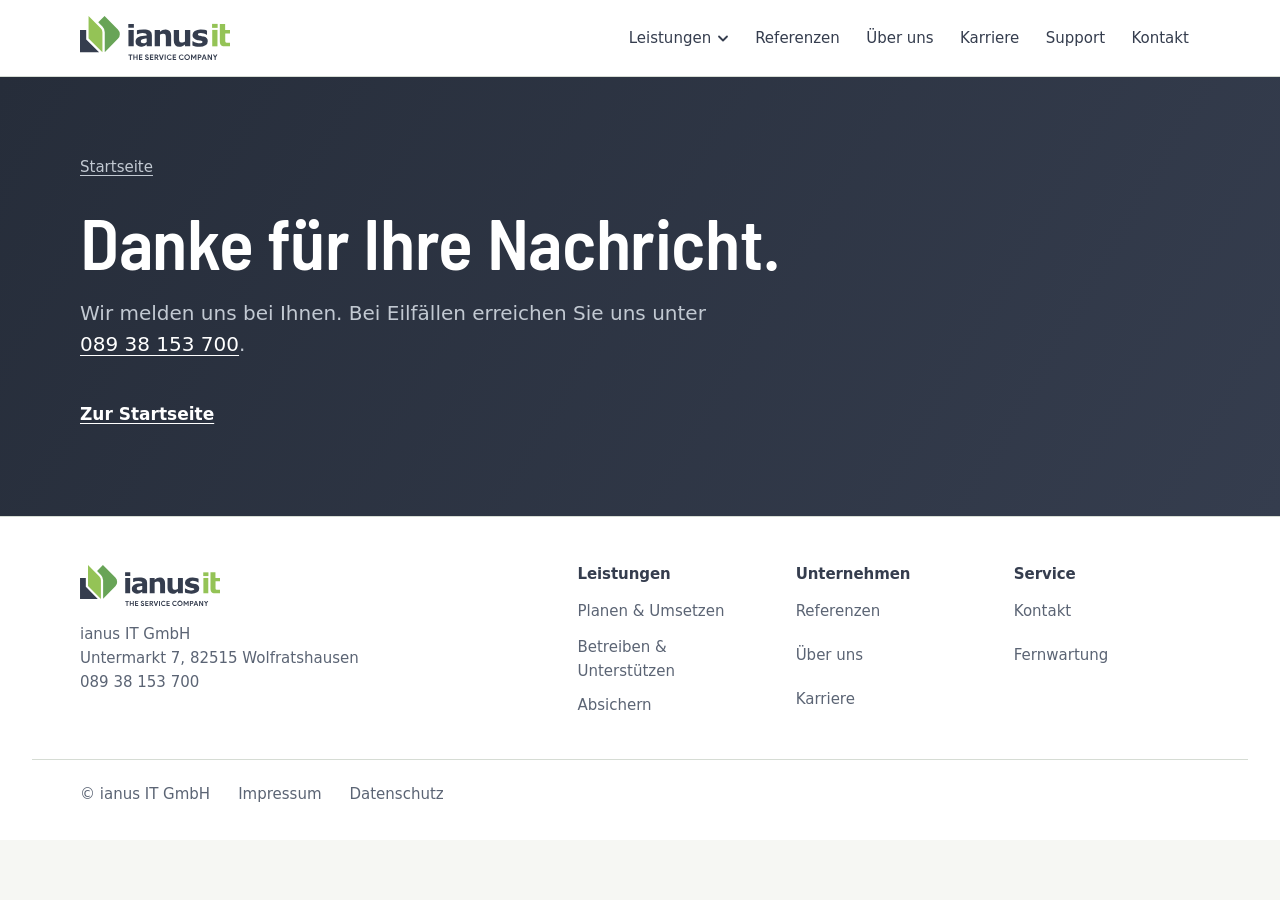
<file: danke.html>
<!doctype html>
<html lang="de">
<head>
  <meta charset="utf-8">
  <meta name="viewport" content="width=device-width, initial-scale=1">
  <script>document.documentElement.classList.add('js')</script>

  <!-- ===== Google: Titel und Beschreibung im Suchergebnis ===== -->
  <title>Danke für Ihre Nachricht | ianus IT</title>
  <meta name="description" content="Ihre Nachricht an ianus IT ist angekommen.">
  <link rel="canonical" href="https://www.ianus-it.de/danke.html">
  <meta name="robots" content="noindex">

  <!-- Vorschau beim Teilen (LinkedIn, Messenger usw.) -->
  <meta property="og:type" content="website">
  <meta property="og:locale" content="de_DE">
  <meta property="og:site_name" content="ianus IT">
  <meta property="og:title" content="Danke für Ihre Nachricht | ianus IT">
  <meta property="og:description" content="Ihre Nachricht an ianus IT ist angekommen.">
  <meta property="og:url" content="https://www.ianus-it.de/danke.html">

  <link rel="icon" href="img/favicon.svg" type="image/svg+xml">
  <!-- Schrift liegt im Ordner fonts auf dem eigenen Server, keine Verbindung zu Google -->
  <link rel="preload" href="fonts/barlow-semi-condensed-semibold.woff2" as="font" type="font/woff2" crossorigin>
  <link rel="stylesheet" href="css/site.css">
</head>
<body>
  <a class="skip-link" href="#inhalt">Zum Inhalt springen</a>
  <!-- Farbfilter für Fotos: Jedes Foto in den Karten wird automatisch in ein dunkles
       Blaugrau eingefärbt, passend zu den Bannern. Eigene Fotos einfach unter
       demselben Dateinamen in den Ordner img legen. -->
  <svg class="filters" aria-hidden="true" focusable="false">
    <filter id="ton-anthrazit" color-interpolation-filters="sRGB">
      <feColorMatrix type="saturate" values="0"/>
      <feComponentTransfer>
        <feFuncR type="table" tableValues="0.149 0.42 0.86"/>
        <feFuncG type="table" tableValues="0.176 0.45 0.88"/>
        <feFuncB type="table" tableValues="0.227 0.52 0.91"/>
      </feComponentTransfer>
    </filter>
  </svg>

  <!-- ===================== KOPFZEILE ===================== -->
  <header class="site-header">
    <div class="wrap site-header__inner">
      <a class="brand" href="index.html" aria-label="ianus IT – zur Startseite">
        <img src="img/ianus-logo.svg" alt="ianus IT – The Service Company" width="150" height="44">
      </a>

      <button class="menu-toggle" type="button" aria-expanded="false" aria-controls="hauptnavigation">
        <svg class="menu-toggle__icon" viewBox="0 0 18 12" aria-hidden="true" focusable="false"><path d="M0 1h18M0 6h18M0 11h18" stroke="currentColor" stroke-width="2"/></svg>
        Menü
      </button>

      <nav class="nav" id="hauptnavigation" aria-label="Hauptnavigation">
        <ul class="nav__list">
          <li class="nav__item nav__item--sub">
            <button class="nav__sub-toggle" type="button" aria-expanded="false" aria-controls="leistungen-menu">Leistungen <svg class="chevron" viewBox="0 0 12 12" aria-hidden="true" focusable="false"><path d="M2 4.5l4 4 4-4" fill="none" stroke="currentColor" stroke-width="1.8" stroke-linecap="round" stroke-linejoin="round"/></svg></button>
            <ul class="nav__sub" id="leistungen-menu">
              <li><a href="index.html#leistungen">Alle Leistungen</a></li>
              <li><a href="planen-und-umsetzen.html">Planen &amp; Umsetzen</a></li>
              <li><a href="betreiben-und-unterstuetzen.html">Betreiben &amp; Unterstützen</a></li>
              <li><a href="absichern.html">Absichern</a></li>
            </ul>
          </li>
          <li class="nav__item"><a class="nav__link" href="referenzen.html">Referenzen</a></li>
          <li class="nav__item"><a class="nav__link" href="ueber-uns.html">Über uns</a></li>
          <li class="nav__item"><a class="nav__link" href="karriere.html">Karriere</a></li>
          <li class="nav__item"><a class="nav__link" href="support.html">Support</a></li>
          <li class="nav__item"><a class="nav__link" href="kontakt.html">Kontakt</a></li>
        </ul>
      </nav>
    </div>
  </header>

  <main id="inhalt">
    <!-- ===================== EINSTIEG ===================== -->
    <section class="banner on-ink banner--plain">
      <div class="wrap banner__inner">
        <nav class="crumbs" aria-label="Pfad"><ol><li><a href="index.html">Startseite</a></li></ol></nav>
        <h1>Danke für Ihre Nachricht.</h1>
        <p class="lead">Wir melden uns bei Ihnen. Bei Eilfällen erreichen Sie uns unter <a href="tel:+498938153700">089 38 153 700</a>.</p>
        <p class="page-hero__more"><a class="link" href="index.html">Zur Startseite</a></p>
      </div>
    </section>

  </main>

  <!-- ===================== FUSSZEILE ===================== -->
  <footer class="site-footer">
    <div class="wrap footer-main">
      <div>
        <img src="img/ianus-logo.svg" alt="ianus IT" width="140" height="41">
        <address>ianus IT GmbH<br>Untermarkt 7, 82515 Wolfratshausen<br>089 38 153 700</address>
      </div>
      <nav aria-labelledby="f-leistungen">
        <h2 id="f-leistungen">Leistungen</h2>
        <ul>
          <li><a href="planen-und-umsetzen.html">Planen &amp; Umsetzen</a></li>
          <li><a href="betreiben-und-unterstuetzen.html">Betreiben &amp; Unterstützen</a></li>
          <li><a href="absichern.html">Absichern</a></li>
        </ul>
      </nav>
      <nav aria-labelledby="f-firma">
        <h2 id="f-firma">Unternehmen</h2>
        <ul>
          <li><a href="referenzen.html">Referenzen</a></li>
          <li><a href="ueber-uns.html">Über uns</a></li>
          <li><a href="karriere.html">Karriere</a></li>
        </ul>
      </nav>
      <nav aria-labelledby="f-service">
        <h2 id="f-service">Service</h2>
        <ul>
          <li><a href="kontakt.html">Kontakt</a></li>
          <li><a href="support.html">Fernwartung</a></li>
        </ul>
      </nav>
    </div>
    <div class="wrap footer-legal">
      <span>© ianus IT GmbH</span>
      <a href="impressum.html">Impressum</a>
      <a href="datenschutz.html">Datenschutz</a>
    </div>
  </footer>

  <script src="js/site.js" defer></script>
</body>
</html>
</file>
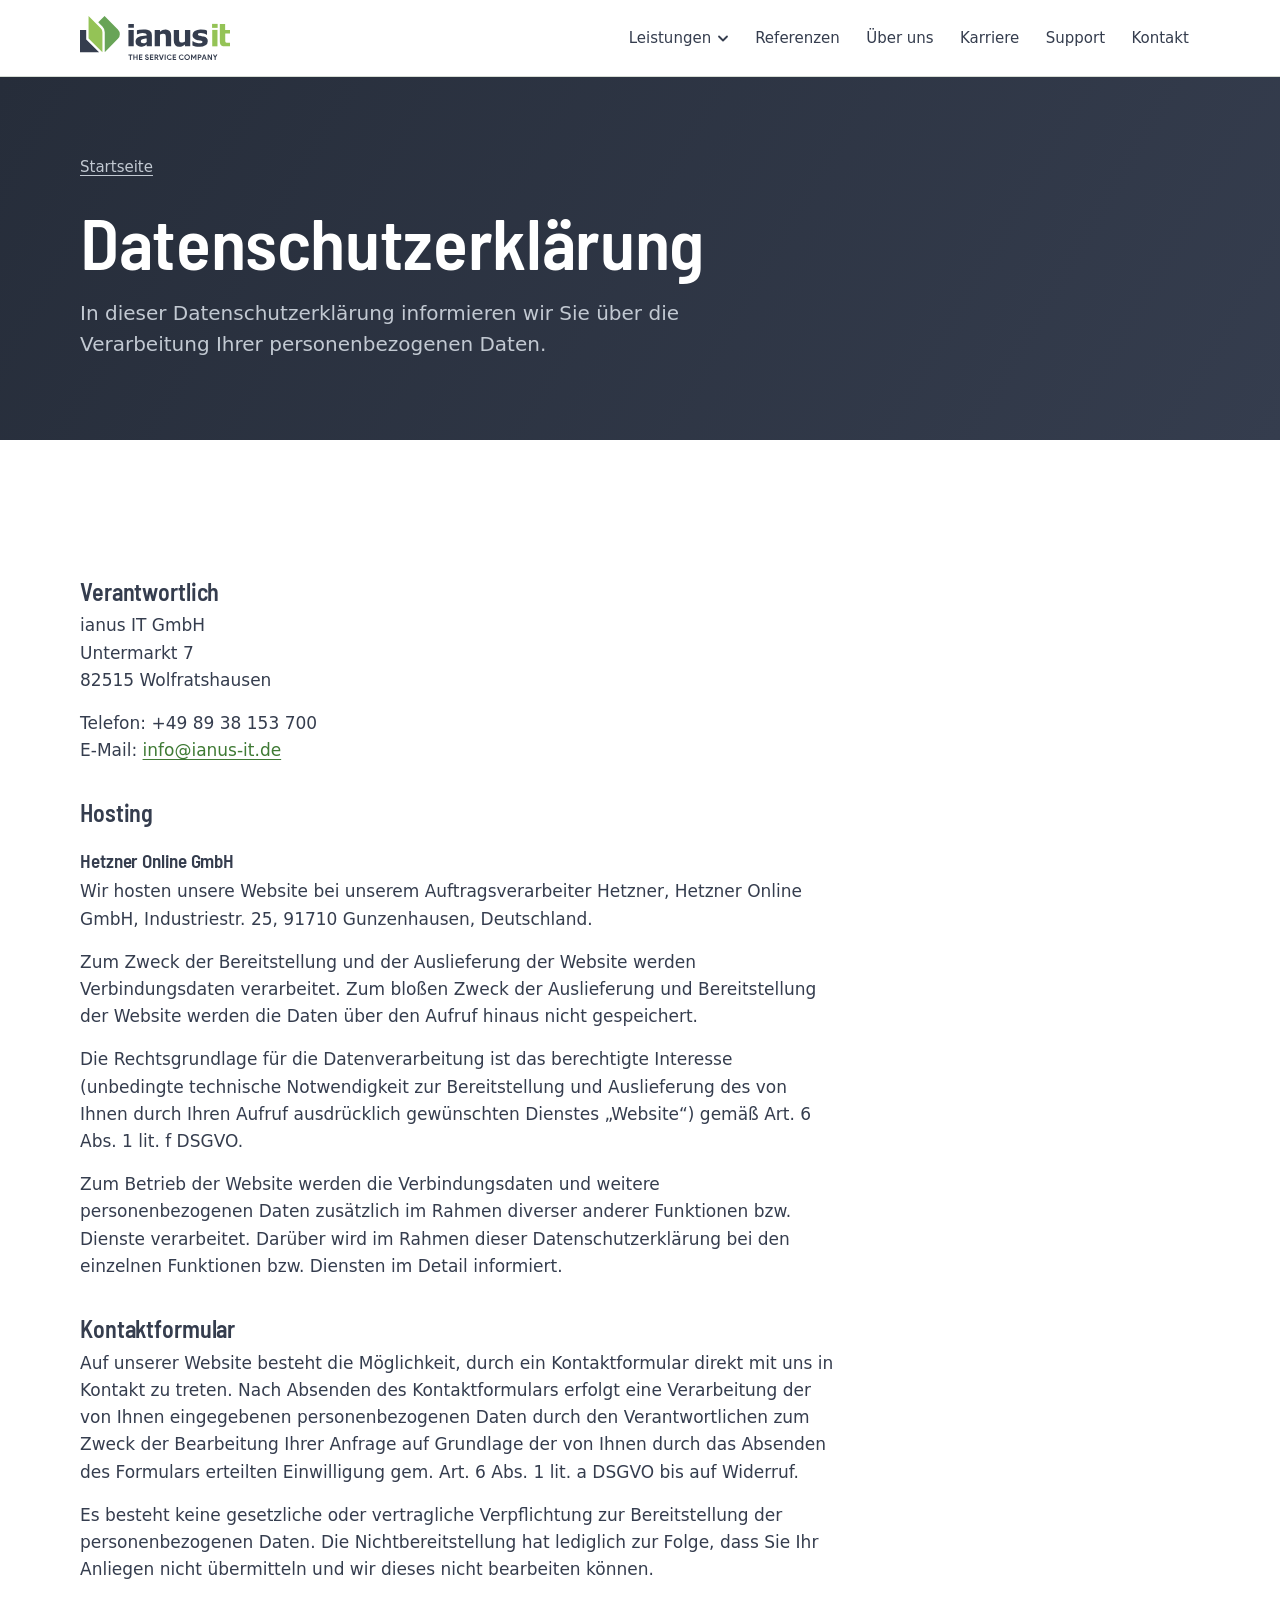
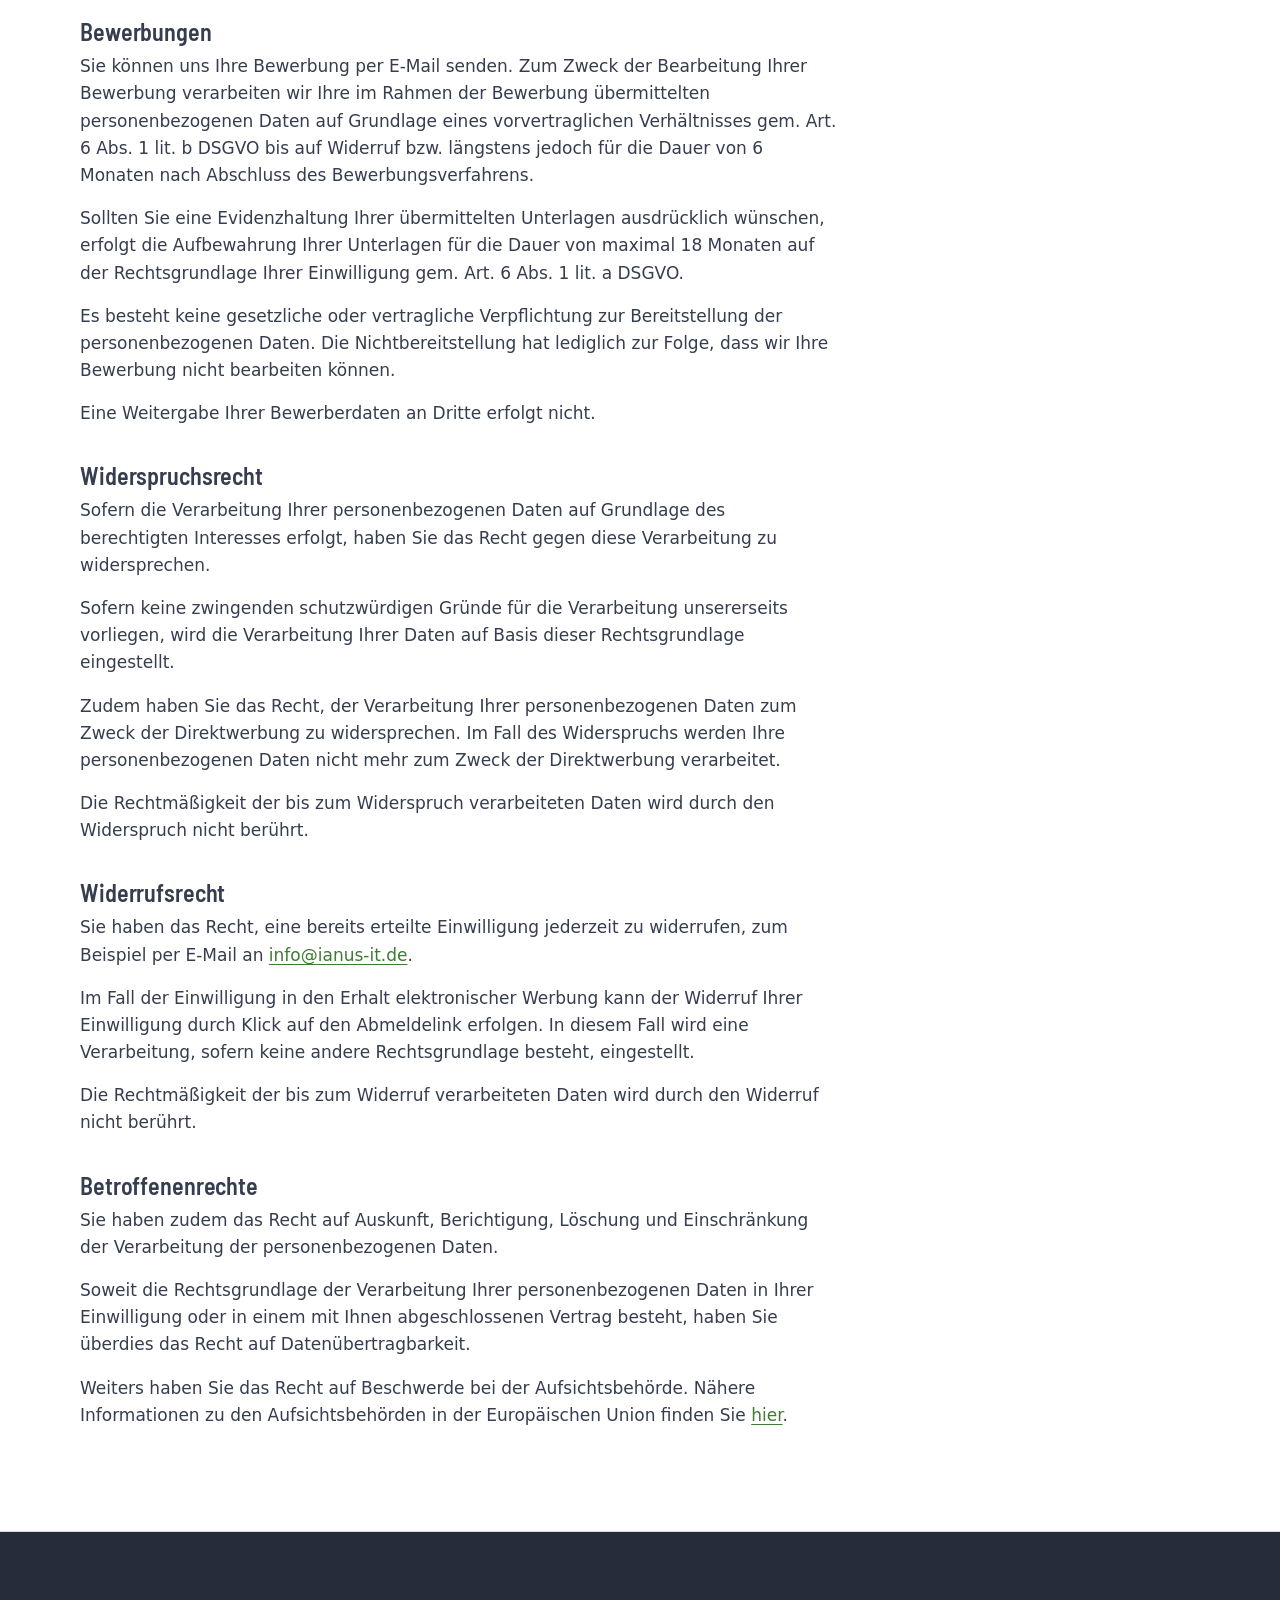
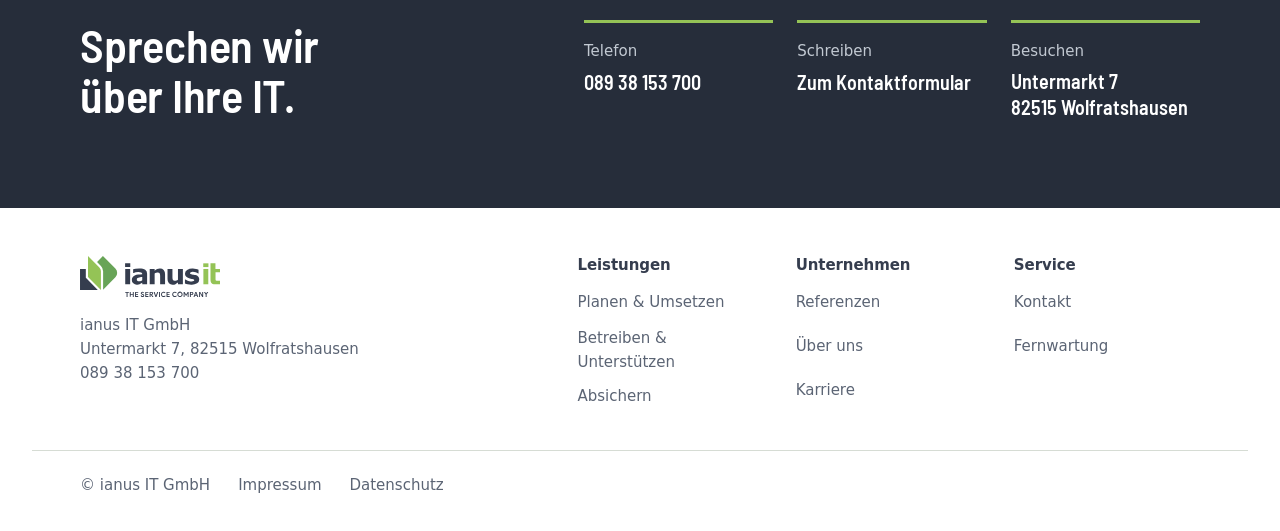
<file: datenschutz.html>
<!doctype html>
<html lang="de">
<head>
  <meta charset="utf-8">
  <meta name="viewport" content="width=device-width, initial-scale=1">
  <script>document.documentElement.classList.add('js')</script>

  <!-- ===== Google: Titel und Beschreibung im Suchergebnis ===== -->
  <title>Datenschutzerklärung | ianus IT</title>
  <meta name="description" content="Datenschutzerklärung der ianus IT GmbH.">
  <link rel="canonical" href="https://www.ianus-it.de/datenschutz.html">

  <!-- Vorschau beim Teilen (LinkedIn, Messenger usw.) -->
  <meta property="og:type" content="website">
  <meta property="og:locale" content="de_DE">
  <meta property="og:site_name" content="ianus IT">
  <meta property="og:title" content="Datenschutzerklärung | ianus IT">
  <meta property="og:description" content="Datenschutzerklärung der ianus IT GmbH.">
  <meta property="og:url" content="https://www.ianus-it.de/datenschutz.html">

  <link rel="icon" href="img/favicon.svg" type="image/svg+xml">
  <!-- Schrift liegt im Ordner fonts auf dem eigenen Server, keine Verbindung zu Google -->
  <link rel="preload" href="fonts/barlow-semi-condensed-semibold.woff2" as="font" type="font/woff2" crossorigin>
  <link rel="stylesheet" href="css/site.css">
</head>
<body>
  <a class="skip-link" href="#inhalt">Zum Inhalt springen</a>
  <!-- Farbfilter für Fotos: Jedes Foto in den Karten wird automatisch in ein dunkles
       Blaugrau eingefärbt, passend zu den Bannern. Eigene Fotos einfach unter
       demselben Dateinamen in den Ordner img legen. -->
  <svg class="filters" aria-hidden="true" focusable="false">
    <filter id="ton-anthrazit" color-interpolation-filters="sRGB">
      <feColorMatrix type="saturate" values="0"/>
      <feComponentTransfer>
        <feFuncR type="table" tableValues="0.149 0.42 0.86"/>
        <feFuncG type="table" tableValues="0.176 0.45 0.88"/>
        <feFuncB type="table" tableValues="0.227 0.52 0.91"/>
      </feComponentTransfer>
    </filter>
  </svg>

  <!-- ===================== KOPFZEILE ===================== -->
  <header class="site-header">
    <div class="wrap site-header__inner">
      <a class="brand" href="index.html" aria-label="ianus IT – zur Startseite">
        <img src="img/ianus-logo.svg" alt="ianus IT – The Service Company" width="150" height="44">
      </a>

      <button class="menu-toggle" type="button" aria-expanded="false" aria-controls="hauptnavigation">
        <svg class="menu-toggle__icon" viewBox="0 0 18 12" aria-hidden="true" focusable="false"><path d="M0 1h18M0 6h18M0 11h18" stroke="currentColor" stroke-width="2"/></svg>
        Menü
      </button>

      <nav class="nav" id="hauptnavigation" aria-label="Hauptnavigation">
        <ul class="nav__list">
          <li class="nav__item nav__item--sub">
            <button class="nav__sub-toggle" type="button" aria-expanded="false" aria-controls="leistungen-menu">Leistungen <svg class="chevron" viewBox="0 0 12 12" aria-hidden="true" focusable="false"><path d="M2 4.5l4 4 4-4" fill="none" stroke="currentColor" stroke-width="1.8" stroke-linecap="round" stroke-linejoin="round"/></svg></button>
            <ul class="nav__sub" id="leistungen-menu">
              <li><a href="index.html#leistungen">Alle Leistungen</a></li>
              <li><a href="planen-und-umsetzen.html">Planen &amp; Umsetzen</a></li>
              <li><a href="betreiben-und-unterstuetzen.html">Betreiben &amp; Unterstützen</a></li>
              <li><a href="absichern.html">Absichern</a></li>
            </ul>
          </li>
          <li class="nav__item"><a class="nav__link" href="referenzen.html">Referenzen</a></li>
          <li class="nav__item"><a class="nav__link" href="ueber-uns.html">Über uns</a></li>
          <li class="nav__item"><a class="nav__link" href="karriere.html">Karriere</a></li>
          <li class="nav__item"><a class="nav__link" href="support.html">Support</a></li>
          <li class="nav__item"><a class="nav__link" href="kontakt.html">Kontakt</a></li>
        </ul>
      </nav>
    </div>
  </header>

  <main id="inhalt">
    <!-- ===================== EINSTIEG ===================== -->
    <section class="banner on-ink banner--plain">
      <div class="wrap banner__inner">
        <nav class="crumbs" aria-label="Pfad"><ol><li><a href="index.html">Startseite</a></li></ol></nav>
        <h1>Datenschutzerklärung</h1>
        <p class="lead">In dieser Datenschutzerklärung informieren wir Sie über die Verarbeitung Ihrer personenbezogenen Daten.</p>
      </div>
    </section>

    <!-- Text von der alten Website übernommen. Die Schrift liegt jetzt auf dem eigenen Server,
         deshalb braucht es keinen Hinweis auf Google Fonts. -->
    <section class="section section--white" aria-label="Datenschutzerklärung">
      <div class="wrap legal">
        <h2>Verantwortlich</h2>
        <p>ianus IT GmbH<br>Untermarkt 7<br>82515 Wolfratshausen</p>
        <p>Telefon: +49 89 38 153 700<br>E-Mail: <a class="js-mail" href="kontakt.html" data-user="info" data-domain="ianus-it.de">info [at] ianus-it.de</a></p>

        <h2>Hosting</h2>
        <h3>Hetzner Online GmbH</h3>
        <p>Wir hosten unsere Website bei unserem Auftragsverarbeiter Hetzner, Hetzner Online GmbH, Industriestr. 25, 91710 Gunzenhausen, Deutschland.</p>
        <p>Zum Zweck der Bereitstellung und der Auslieferung der Website werden Verbindungsdaten verarbeitet. Zum bloßen Zweck der Auslieferung und Bereitstellung der Website werden die Daten über den Aufruf hinaus nicht gespeichert.</p>
        <p>Die Rechtsgrundlage für die Datenverarbeitung ist das berechtigte Interesse (unbedingte technische Notwendigkeit zur Bereitstellung und Auslieferung des von Ihnen durch Ihren Aufruf ausdrücklich gewünschten Dienstes „Website“) gemäß Art. 6 Abs. 1 lit. f DSGVO.</p>
        <p>Zum Betrieb der Website werden die Verbindungsdaten und weitere personenbezogenen Daten zusätzlich im Rahmen diverser anderer Funktionen bzw. Dienste verarbeitet. Darüber wird im Rahmen dieser Datenschutzerklärung bei den einzelnen Funktionen bzw. Diensten im Detail informiert.</p>

        <h2>Kontaktformular</h2>
        <p>Auf unserer Website besteht die Möglichkeit, durch ein Kontaktformular direkt mit uns in Kontakt zu treten. Nach Absenden des Kontaktformulars erfolgt eine Verarbeitung der von Ihnen eingegebenen personenbezogenen Daten durch den Verantwortlichen zum Zweck der Bearbeitung Ihrer Anfrage auf Grundlage der von Ihnen durch das Absenden des Formulars erteilten Einwilligung gem. Art. 6 Abs. 1 lit. a DSGVO bis auf Widerruf.</p>
        <p>Es besteht keine gesetzliche oder vertragliche Verpflichtung zur Bereitstellung der personenbezogenen Daten. Die Nichtbereitstellung hat lediglich zur Folge, dass Sie Ihr Anliegen nicht übermitteln und wir dieses nicht bearbeiten können.</p>

        <h2>Bewerbungen</h2>
        <p>Sie können uns Ihre Bewerbung per E-Mail senden. Zum Zweck der Bearbeitung Ihrer Bewerbung verarbeiten wir Ihre im Rahmen der Bewerbung übermittelten personenbezogenen Daten auf Grundlage eines vorvertraglichen Verhältnisses gem. Art. 6 Abs. 1 lit. b DSGVO bis auf Widerruf bzw. längstens jedoch für die Dauer von 6 Monaten nach Abschluss des Bewerbungsverfahrens.</p>
        <p>Sollten Sie eine Evidenzhaltung Ihrer übermittelten Unterlagen ausdrücklich wünschen, erfolgt die Aufbewahrung Ihrer Unterlagen für die Dauer von maximal 18 Monaten auf der Rechtsgrundlage Ihrer Einwilligung gem. Art. 6 Abs. 1 lit. a DSGVO.</p>
        <p>Es besteht keine gesetzliche oder vertragliche Verpflichtung zur Bereitstellung der personenbezogenen Daten. Die Nichtbereitstellung hat lediglich zur Folge, dass wir Ihre Bewerbung nicht bearbeiten können.</p>
        <p>Eine Weitergabe Ihrer Bewerberdaten an Dritte erfolgt nicht.</p>

        <h2>Widerspruchsrecht</h2>
        <p>Sofern die Verarbeitung Ihrer personenbezogenen Daten auf Grundlage des berechtigten Interesses erfolgt, haben Sie das Recht gegen diese Verarbeitung zu widersprechen.</p>
        <p>Sofern keine zwingenden schutzwürdigen Gründe für die Verarbeitung unsererseits vorliegen, wird die Verarbeitung Ihrer Daten auf Basis dieser Rechtsgrundlage eingestellt.</p>
        <p>Zudem haben Sie das Recht, der Verarbeitung Ihrer personenbezogenen Daten zum Zweck der Direktwerbung zu widersprechen. Im Fall des Widerspruchs werden Ihre personenbezogenen Daten nicht mehr zum Zweck der Direktwerbung verarbeitet.</p>
        <p>Die Rechtmäßigkeit der bis zum Widerspruch verarbeiteten Daten wird durch den Widerspruch nicht berührt.</p>

        <h2>Widerrufsrecht</h2>
        <p>Sie haben das Recht, eine bereits erteilte Einwilligung jederzeit zu widerrufen, zum Beispiel per E-Mail an <a class="js-mail" href="kontakt.html" data-user="info" data-domain="ianus-it.de">info [at] ianus-it.de</a>.</p>
        <p>Im Fall der Einwilligung in den Erhalt elektronischer Werbung kann der Widerruf Ihrer Einwilligung durch Klick auf den Abmeldelink erfolgen. In diesem Fall wird eine Verarbeitung, sofern keine andere Rechtsgrundlage besteht, eingestellt.</p>
        <p>Die Rechtmäßigkeit der bis zum Widerruf verarbeiteten Daten wird durch den Widerruf nicht berührt.</p>

        <h2>Betroffenenrechte</h2>
        <p>Sie haben zudem das Recht auf Auskunft, Berichtigung, Löschung und Einschränkung der Verarbeitung der personenbezogenen Daten.</p>
        <p>Soweit die Rechtsgrundlage der Verarbeitung Ihrer personenbezogenen Daten in Ihrer Einwilligung oder in einem mit Ihnen abgeschlossenen Vertrag besteht, haben Sie überdies das Recht auf Datenübertragbarkeit.</p>
        <p>Weiters haben Sie das Recht auf Beschwerde bei der Aufsichtsbehörde. Nähere Informationen zu den Aufsichtsbehörden in der Europäischen Union finden Sie <a href="https://www.edpb.europa.eu/about-edpb/our-members_en" rel="noopener">hier</a>.</p>
      </div>
    </section>

  </main>

  <!-- ===================== FUSSZEILE ===================== -->
  <footer class="site-footer">
    <!-- Kontakt am Ende jeder Seite, als dunkles Band -->
    <div class="contact-band on-ink">
      <div class="wrap footer-contact">
        <h2>Sprechen wir über Ihre IT.</h2>
        <ul>
          <li>
            <span class="footer-contact__label">Telefon</span>
            <a class="footer-contact__value" href="tel:+498938153700">089 38 153 700</a>
          </li>
          <li>
            <span class="footer-contact__label">Schreiben</span>
            <a class="footer-contact__value" href="kontakt.html">Zum Kontaktformular</a>
          </li>
          <li>
            <span class="footer-contact__label">Besuchen</span>
            <address class="footer-contact__value">Untermarkt 7<br>82515 Wolfratshausen</address>
          </li>
        </ul>
      </div>
    </div>
    <div class="wrap footer-main">
      <div>
        <img src="img/ianus-logo.svg" alt="ianus IT" width="140" height="41">
        <address>ianus IT GmbH<br>Untermarkt 7, 82515 Wolfratshausen<br>089 38 153 700</address>
      </div>
      <nav aria-labelledby="f-leistungen">
        <h2 id="f-leistungen">Leistungen</h2>
        <ul>
          <li><a href="planen-und-umsetzen.html">Planen &amp; Umsetzen</a></li>
          <li><a href="betreiben-und-unterstuetzen.html">Betreiben &amp; Unterstützen</a></li>
          <li><a href="absichern.html">Absichern</a></li>
        </ul>
      </nav>
      <nav aria-labelledby="f-firma">
        <h2 id="f-firma">Unternehmen</h2>
        <ul>
          <li><a href="referenzen.html">Referenzen</a></li>
          <li><a href="ueber-uns.html">Über uns</a></li>
          <li><a href="karriere.html">Karriere</a></li>
        </ul>
      </nav>
      <nav aria-labelledby="f-service">
        <h2 id="f-service">Service</h2>
        <ul>
          <li><a href="kontakt.html">Kontakt</a></li>
          <li><a href="support.html">Fernwartung</a></li>
        </ul>
      </nav>
    </div>
    <div class="wrap footer-legal">
      <span>© ianus IT GmbH</span>
      <a href="impressum.html">Impressum</a>
      <a href="datenschutz.html">Datenschutz</a>
    </div>
  </footer>

  <script src="js/site.js" defer></script>
</body>
</html>
</file>
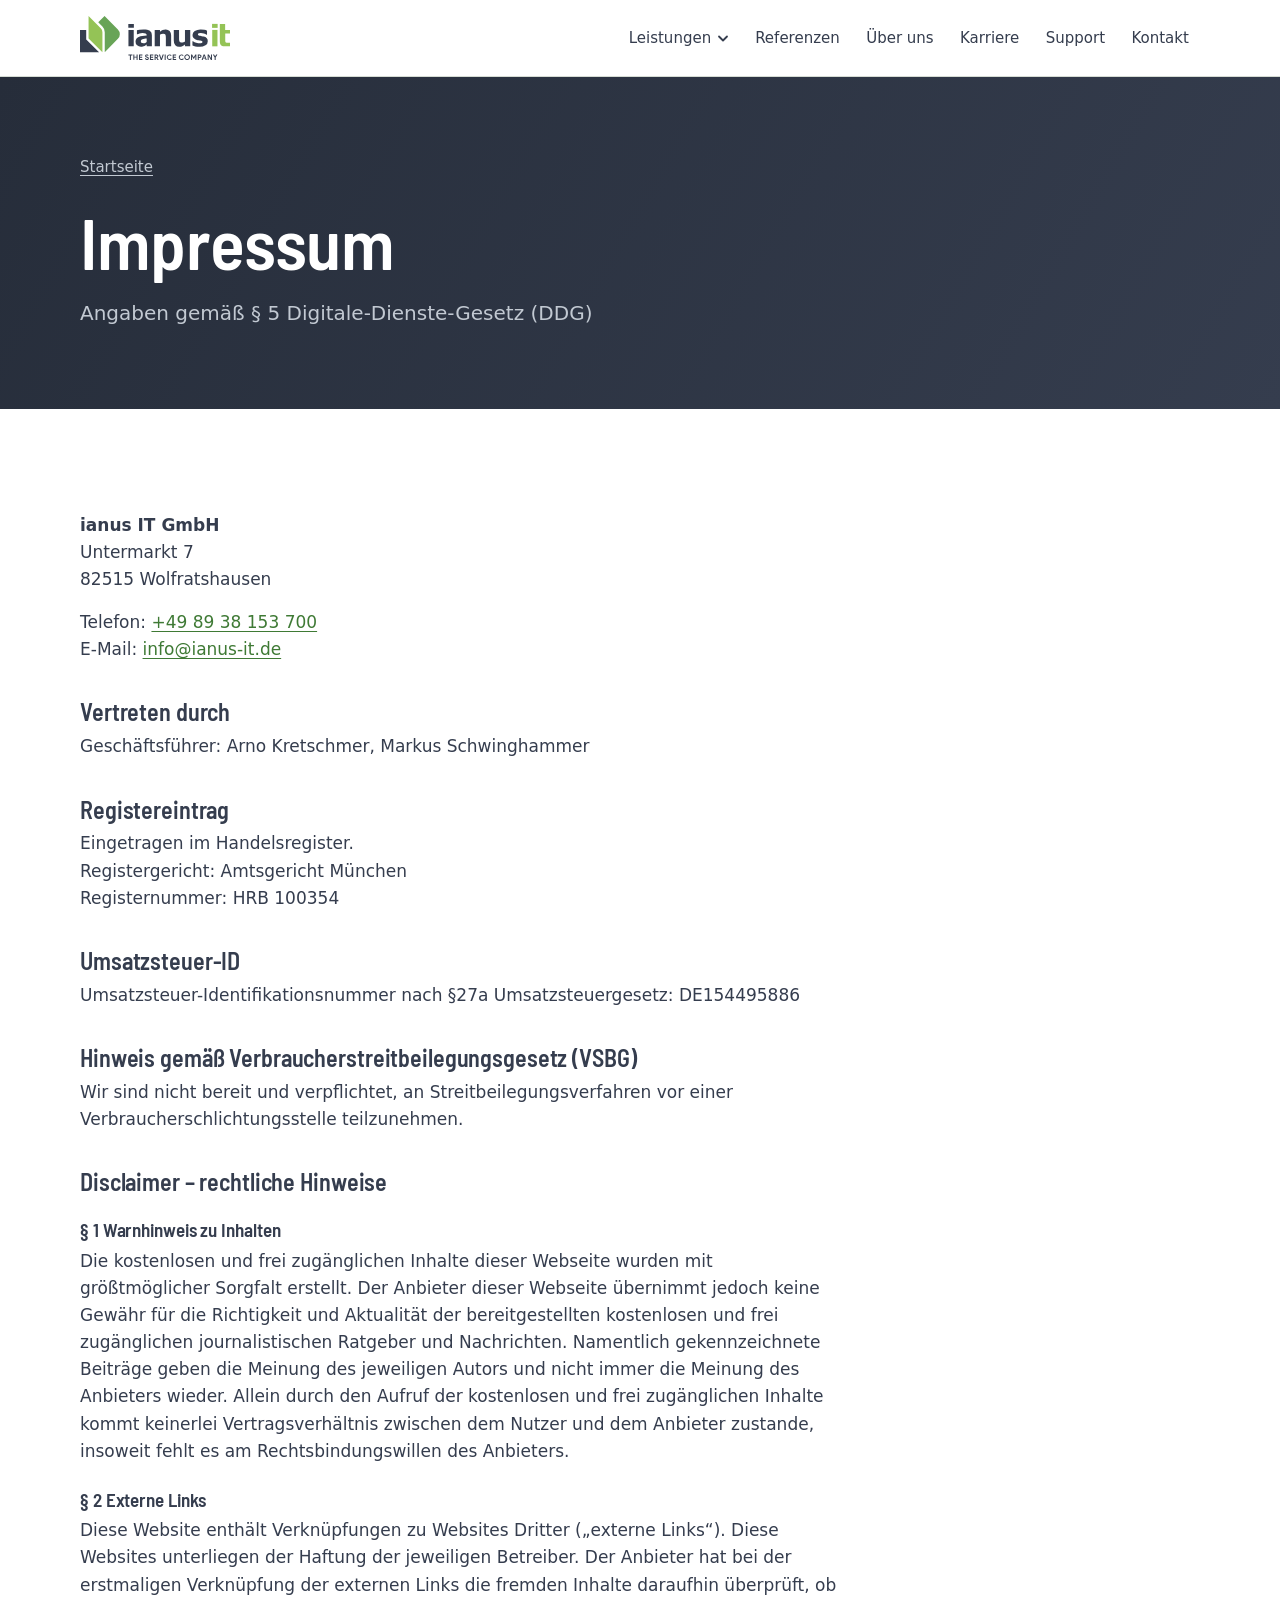
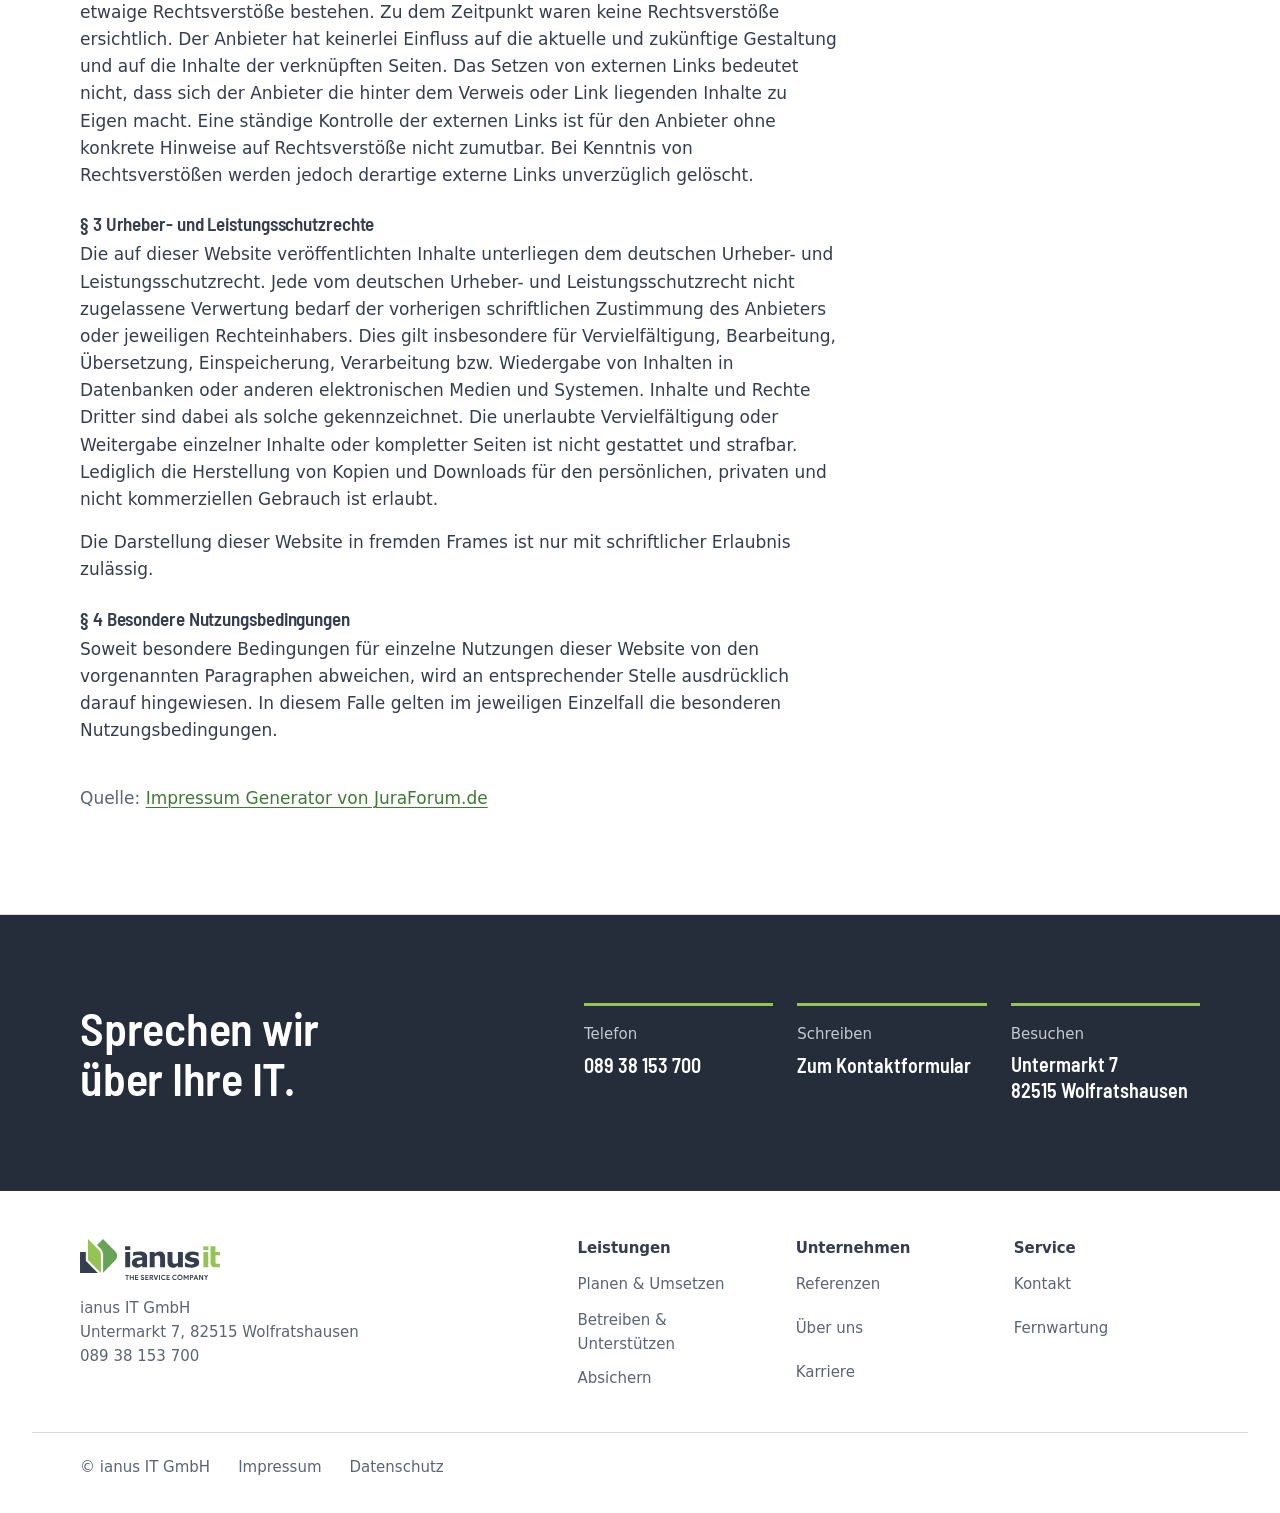
<file: impressum.html>
<!doctype html>
<html lang="de">
<head>
  <meta charset="utf-8">
  <meta name="viewport" content="width=device-width, initial-scale=1">
  <script>document.documentElement.classList.add('js')</script>

  <!-- ===== Google: Titel und Beschreibung im Suchergebnis ===== -->
  <title>Impressum | ianus IT</title>
  <meta name="description" content="Impressum der ianus IT GmbH, Wolfratshausen.">
  <link rel="canonical" href="https://www.ianus-it.de/impressum.html">

  <!-- Vorschau beim Teilen (LinkedIn, Messenger usw.) -->
  <meta property="og:type" content="website">
  <meta property="og:locale" content="de_DE">
  <meta property="og:site_name" content="ianus IT">
  <meta property="og:title" content="Impressum | ianus IT">
  <meta property="og:description" content="Impressum der ianus IT GmbH, Wolfratshausen.">
  <meta property="og:url" content="https://www.ianus-it.de/impressum.html">

  <link rel="icon" href="img/favicon.svg" type="image/svg+xml">
  <!-- Schrift liegt im Ordner fonts auf dem eigenen Server, keine Verbindung zu Google -->
  <link rel="preload" href="fonts/barlow-semi-condensed-semibold.woff2" as="font" type="font/woff2" crossorigin>
  <link rel="stylesheet" href="css/site.css">
</head>
<body>
  <a class="skip-link" href="#inhalt">Zum Inhalt springen</a>
  <!-- Farbfilter für Fotos: Jedes Foto in den Karten wird automatisch in ein dunkles
       Blaugrau eingefärbt, passend zu den Bannern. Eigene Fotos einfach unter
       demselben Dateinamen in den Ordner img legen. -->
  <svg class="filters" aria-hidden="true" focusable="false">
    <filter id="ton-anthrazit" color-interpolation-filters="sRGB">
      <feColorMatrix type="saturate" values="0"/>
      <feComponentTransfer>
        <feFuncR type="table" tableValues="0.149 0.42 0.86"/>
        <feFuncG type="table" tableValues="0.176 0.45 0.88"/>
        <feFuncB type="table" tableValues="0.227 0.52 0.91"/>
      </feComponentTransfer>
    </filter>
  </svg>

  <!-- ===================== KOPFZEILE ===================== -->
  <header class="site-header">
    <div class="wrap site-header__inner">
      <a class="brand" href="index.html" aria-label="ianus IT – zur Startseite">
        <img src="img/ianus-logo.svg" alt="ianus IT – The Service Company" width="150" height="44">
      </a>

      <button class="menu-toggle" type="button" aria-expanded="false" aria-controls="hauptnavigation">
        <svg class="menu-toggle__icon" viewBox="0 0 18 12" aria-hidden="true" focusable="false"><path d="M0 1h18M0 6h18M0 11h18" stroke="currentColor" stroke-width="2"/></svg>
        Menü
      </button>

      <nav class="nav" id="hauptnavigation" aria-label="Hauptnavigation">
        <ul class="nav__list">
          <li class="nav__item nav__item--sub">
            <button class="nav__sub-toggle" type="button" aria-expanded="false" aria-controls="leistungen-menu">Leistungen <svg class="chevron" viewBox="0 0 12 12" aria-hidden="true" focusable="false"><path d="M2 4.5l4 4 4-4" fill="none" stroke="currentColor" stroke-width="1.8" stroke-linecap="round" stroke-linejoin="round"/></svg></button>
            <ul class="nav__sub" id="leistungen-menu">
              <li><a href="index.html#leistungen">Alle Leistungen</a></li>
              <li><a href="planen-und-umsetzen.html">Planen &amp; Umsetzen</a></li>
              <li><a href="betreiben-und-unterstuetzen.html">Betreiben &amp; Unterstützen</a></li>
              <li><a href="absichern.html">Absichern</a></li>
            </ul>
          </li>
          <li class="nav__item"><a class="nav__link" href="referenzen.html">Referenzen</a></li>
          <li class="nav__item"><a class="nav__link" href="ueber-uns.html">Über uns</a></li>
          <li class="nav__item"><a class="nav__link" href="karriere.html">Karriere</a></li>
          <li class="nav__item"><a class="nav__link" href="support.html">Support</a></li>
          <li class="nav__item"><a class="nav__link" href="kontakt.html">Kontakt</a></li>
        </ul>
      </nav>
    </div>
  </header>

  <main id="inhalt">
    <!-- ===================== EINSTIEG ===================== -->
    <section class="banner on-ink banner--plain">
      <div class="wrap banner__inner">
        <nav class="crumbs" aria-label="Pfad"><ol><li><a href="index.html">Startseite</a></li></ol></nav>
        <h1>Impressum</h1>
        <p class="lead">Angaben gemäß § 5 Digitale-Dienste-Gesetz (DDG)</p>
      </div>
    </section>

    <!-- Text von der alten Website übernommen; der Hinweis auf die 2025 eingestellte EU-Streitschlichtungsplattform ist entfallen. -->
    <section class="section section--white" aria-label="Impressum">
      <div class="wrap legal">
        <p><strong>ianus IT GmbH</strong><br>Untermarkt 7<br>82515 Wolfratshausen</p>
        <p>Telefon: <a href="tel:+498938153700">+49 89 38 153 700</a><br>E-Mail: <a class="js-mail" href="kontakt.html" data-user="info" data-domain="ianus-it.de">info [at] ianus-it.de</a></p>

        <h2>Vertreten durch</h2>
        <p>Geschäftsführer: Arno Kretschmer, Markus Schwinghammer</p>

        <h2>Registereintrag</h2>
        <p>Eingetragen im Handelsregister.<br>Registergericht: Amtsgericht München<br>Registernummer: HRB 100354</p>

        <h2>Umsatzsteuer-ID</h2>
        <p>Umsatzsteuer-Identifikationsnummer nach §27a Umsatzsteuergesetz: DE154495886</p>

        <h2>Hinweis gemäß Verbraucherstreitbeilegungsgesetz (VSBG)</h2>
        <p>Wir sind nicht bereit und verpflichtet, an Streitbeilegungsverfahren vor einer Verbraucherschlichtungsstelle teilzunehmen.</p>

        <h2>Disclaimer – rechtliche Hinweise</h2>
        <h3>§ 1 Warnhinweis zu Inhalten</h3>
        <p>Die kostenlosen und frei zugänglichen Inhalte dieser Webseite wurden mit größtmöglicher Sorgfalt erstellt. Der Anbieter dieser Webseite übernimmt jedoch keine Gewähr für die Richtigkeit und Aktualität der bereitgestellten kostenlosen und frei zugänglichen journalistischen Ratgeber und Nachrichten. Namentlich gekennzeichnete Beiträge geben die Meinung des jeweiligen Autors und nicht immer die Meinung des Anbieters wieder. Allein durch den Aufruf der kostenlosen und frei zugänglichen Inhalte kommt keinerlei Vertragsverhältnis zwischen dem Nutzer und dem Anbieter zustande, insoweit fehlt es am Rechtsbindungswillen des Anbieters.</p>
        <h3>§ 2 Externe Links</h3>
        <p>Diese Website enthält Verknüpfungen zu Websites Dritter („externe Links“). Diese Websites unterliegen der Haftung der jeweiligen Betreiber. Der Anbieter hat bei der erstmaligen Verknüpfung der externen Links die fremden Inhalte daraufhin überprüft, ob etwaige Rechtsverstöße bestehen. Zu dem Zeitpunkt waren keine Rechtsverstöße ersichtlich. Der Anbieter hat keinerlei Einfluss auf die aktuelle und zukünftige Gestaltung und auf die Inhalte der verknüpften Seiten. Das Setzen von externen Links bedeutet nicht, dass sich der Anbieter die hinter dem Verweis oder Link liegenden Inhalte zu Eigen macht. Eine ständige Kontrolle der externen Links ist für den Anbieter ohne konkrete Hinweise auf Rechtsverstöße nicht zumutbar. Bei Kenntnis von Rechtsverstößen werden jedoch derartige externe Links unverzüglich gelöscht.</p>
        <h3>§ 3 Urheber- und Leistungsschutzrechte</h3>
        <p>Die auf dieser Website veröffentlichten Inhalte unterliegen dem deutschen Urheber- und Leistungsschutzrecht. Jede vom deutschen Urheber- und Leistungsschutzrecht nicht zugelassene Verwertung bedarf der vorherigen schriftlichen Zustimmung des Anbieters oder jeweiligen Rechteinhabers. Dies gilt insbesondere für Vervielfältigung, Bearbeitung, Übersetzung, Einspeicherung, Verarbeitung bzw. Wiedergabe von Inhalten in Datenbanken oder anderen elektronischen Medien und Systemen. Inhalte und Rechte Dritter sind dabei als solche gekennzeichnet. Die unerlaubte Vervielfältigung oder Weitergabe einzelner Inhalte oder kompletter Seiten ist nicht gestattet und strafbar. Lediglich die Herstellung von Kopien und Downloads für den persönlichen, privaten und nicht kommerziellen Gebrauch ist erlaubt.</p>
        <p>Die Darstellung dieser Website in fremden Frames ist nur mit schriftlicher Erlaubnis zulässig.</p>
        <h3>§ 4 Besondere Nutzungsbedingungen</h3>
        <p>Soweit besondere Bedingungen für einzelne Nutzungen dieser Website von den vorgenannten Paragraphen abweichen, wird an entsprechender Stelle ausdrücklich darauf hingewiesen. In diesem Falle gelten im jeweiligen Einzelfall die besonderen Nutzungsbedingungen.</p>

        <p class="muted">Quelle: <a href="https://www.juraforum.de/impressum-generator/" rel="noopener">Impressum Generator von JuraForum.de</a></p>
      </div>
    </section>

  </main>

  <!-- ===================== FUSSZEILE ===================== -->
  <footer class="site-footer">
    <!-- Kontakt am Ende jeder Seite, als dunkles Band -->
    <div class="contact-band on-ink">
      <div class="wrap footer-contact">
        <h2>Sprechen wir über Ihre IT.</h2>
        <ul>
          <li>
            <span class="footer-contact__label">Telefon</span>
            <a class="footer-contact__value" href="tel:+498938153700">089 38 153 700</a>
          </li>
          <li>
            <span class="footer-contact__label">Schreiben</span>
            <a class="footer-contact__value" href="kontakt.html">Zum Kontaktformular</a>
          </li>
          <li>
            <span class="footer-contact__label">Besuchen</span>
            <address class="footer-contact__value">Untermarkt 7<br>82515 Wolfratshausen</address>
          </li>
        </ul>
      </div>
    </div>
    <div class="wrap footer-main">
      <div>
        <img src="img/ianus-logo.svg" alt="ianus IT" width="140" height="41">
        <address>ianus IT GmbH<br>Untermarkt 7, 82515 Wolfratshausen<br>089 38 153 700</address>
      </div>
      <nav aria-labelledby="f-leistungen">
        <h2 id="f-leistungen">Leistungen</h2>
        <ul>
          <li><a href="planen-und-umsetzen.html">Planen &amp; Umsetzen</a></li>
          <li><a href="betreiben-und-unterstuetzen.html">Betreiben &amp; Unterstützen</a></li>
          <li><a href="absichern.html">Absichern</a></li>
        </ul>
      </nav>
      <nav aria-labelledby="f-firma">
        <h2 id="f-firma">Unternehmen</h2>
        <ul>
          <li><a href="referenzen.html">Referenzen</a></li>
          <li><a href="ueber-uns.html">Über uns</a></li>
          <li><a href="karriere.html">Karriere</a></li>
        </ul>
      </nav>
      <nav aria-labelledby="f-service">
        <h2 id="f-service">Service</h2>
        <ul>
          <li><a href="kontakt.html">Kontakt</a></li>
          <li><a href="support.html">Fernwartung</a></li>
        </ul>
      </nav>
    </div>
    <div class="wrap footer-legal">
      <span>© ianus IT GmbH</span>
      <a href="impressum.html">Impressum</a>
      <a href="datenschutz.html">Datenschutz</a>
    </div>
  </footer>

  <script src="js/site.js" defer></script>
</body>
</html>
</file>
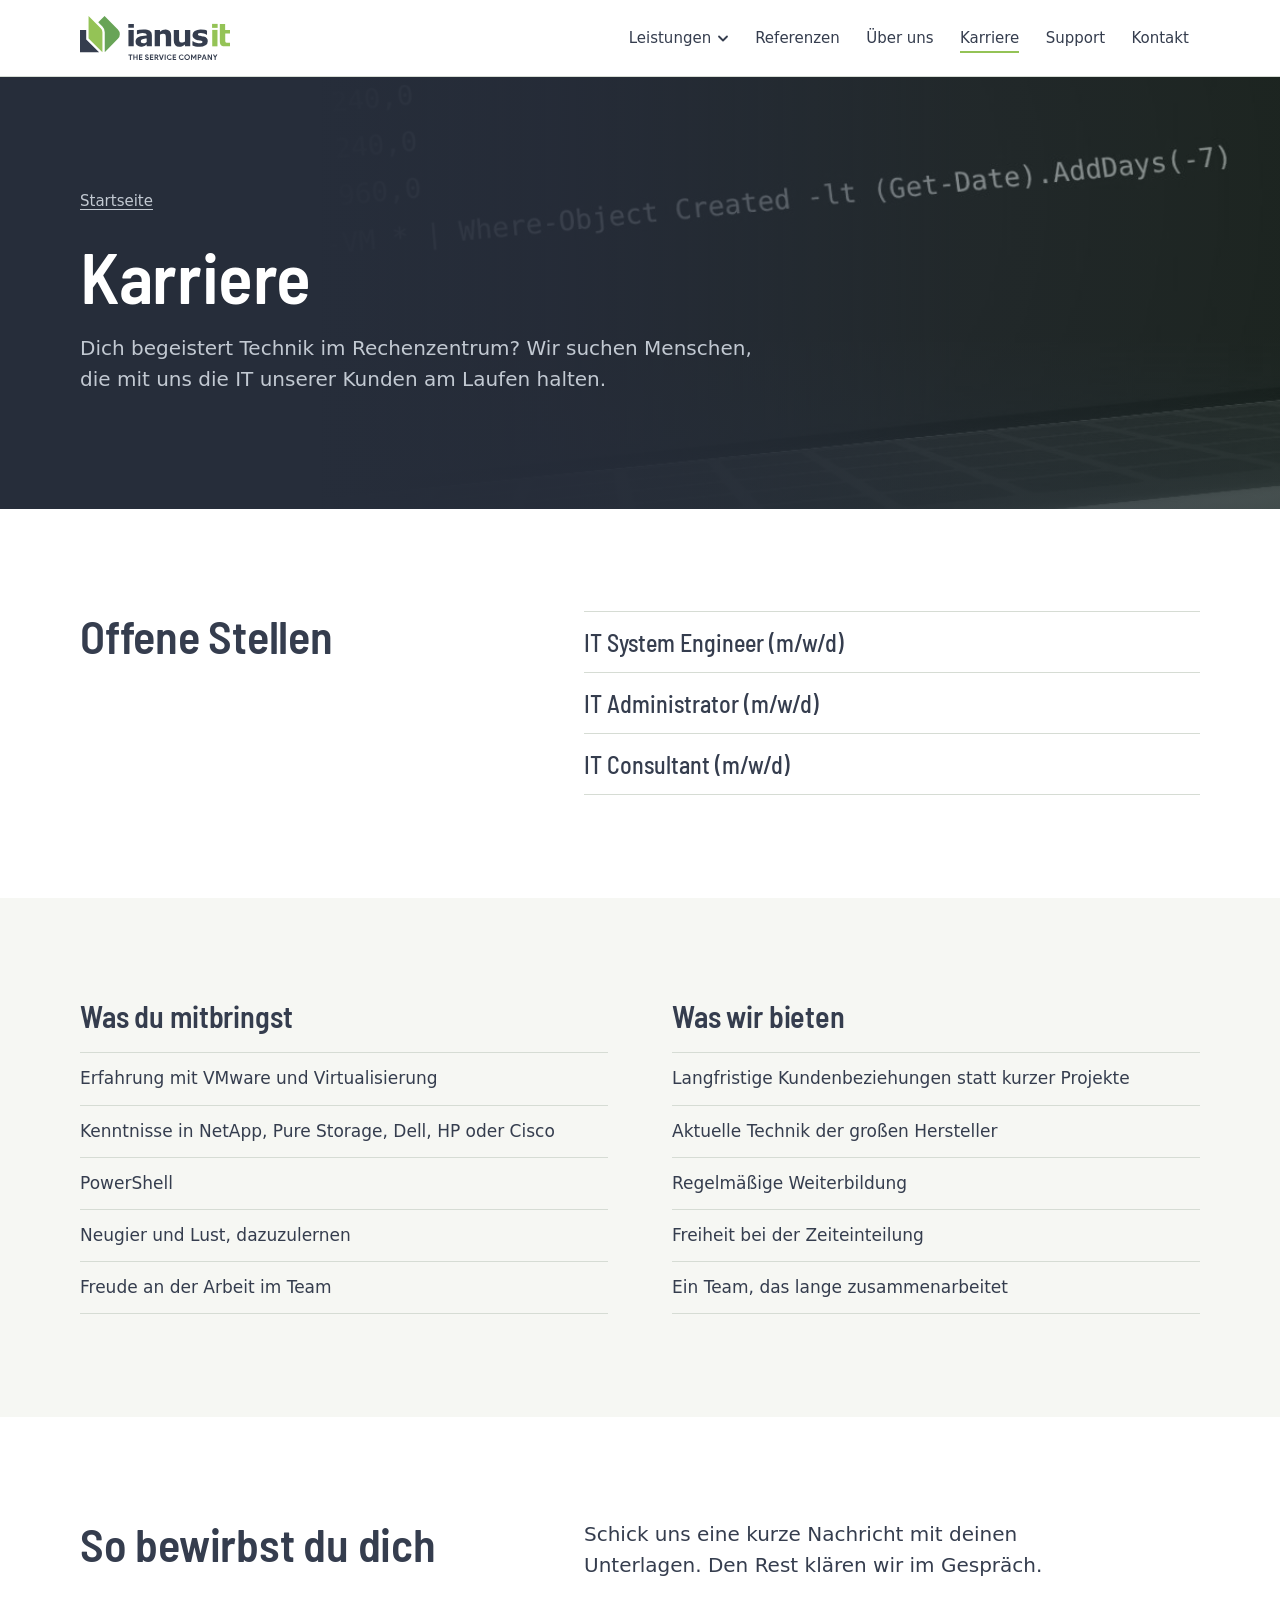
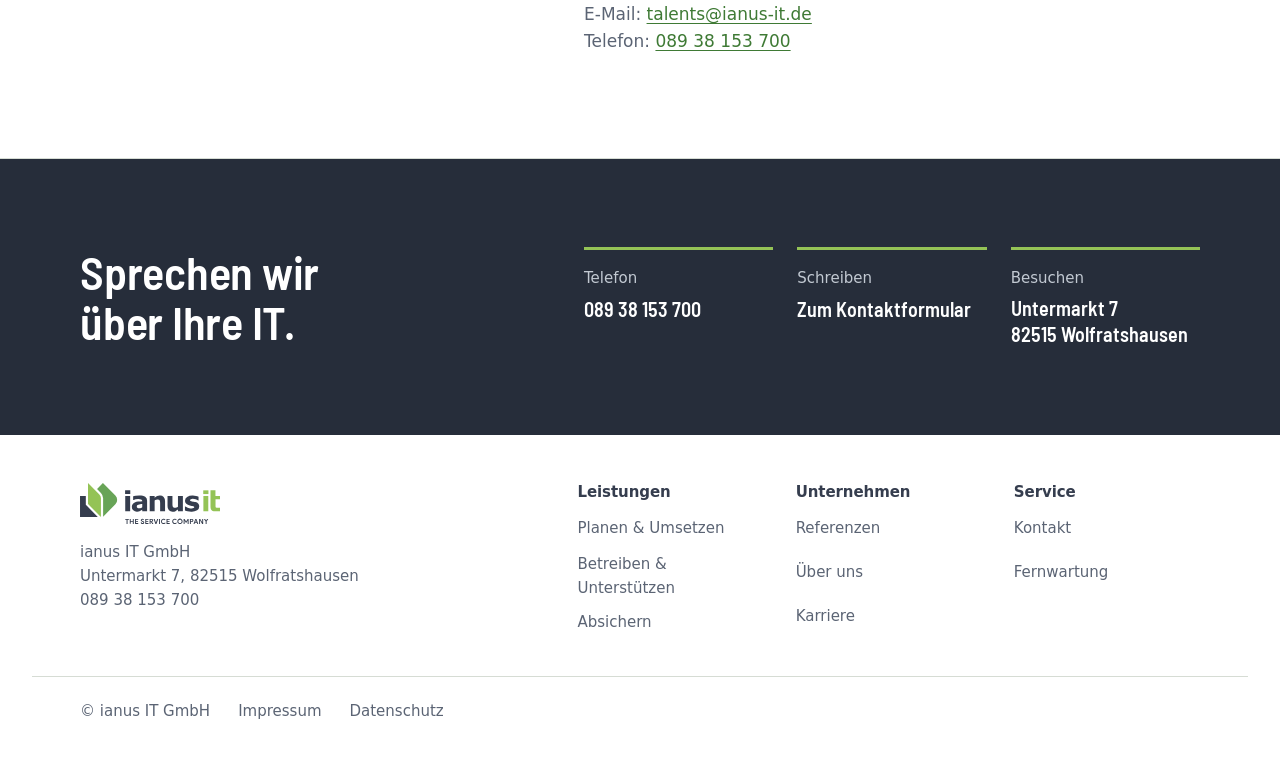
<file: karriere.html>
<!doctype html>
<html lang="de">
<head>
  <meta charset="utf-8">
  <meta name="viewport" content="width=device-width, initial-scale=1">
  <script>document.documentElement.classList.add('js')</script>

  <!-- ===== Google: Titel und Beschreibung im Suchergebnis ===== -->
  <title>Karriere: IT System Engineer, Administrator, Consultant | ianus IT</title>
  <meta name="description" content="Jobs bei ianus IT in Wolfratshausen: IT System Engineer, IT Administrator und IT Consultant (m/w/d) für Rechenzentrum, Storage und VMware.">
  <link rel="canonical" href="https://www.ianus-it.de/karriere.html">

  <!-- Vorschau beim Teilen (LinkedIn, Messenger usw.) -->
  <meta property="og:type" content="website">
  <meta property="og:locale" content="de_DE">
  <meta property="og:site_name" content="ianus IT">
  <meta property="og:title" content="Karriere: IT System Engineer, Administrator, Consultant | ianus IT">
  <meta property="og:description" content="Jobs bei ianus IT in Wolfratshausen: IT System Engineer, IT Administrator und IT Consultant (m/w/d) für Rechenzentrum, Storage und VMware.">
  <meta property="og:url" content="https://www.ianus-it.de/karriere.html">

  <link rel="icon" href="img/favicon.svg" type="image/svg+xml">
  <!-- Schrift liegt im Ordner fonts auf dem eigenen Server, keine Verbindung zu Google -->
  <link rel="preload" href="fonts/barlow-semi-condensed-semibold.woff2" as="font" type="font/woff2" crossorigin>
  <link rel="stylesheet" href="css/site.css">
</head>
<body>
  <a class="skip-link" href="#inhalt">Zum Inhalt springen</a>
  <!-- Farbfilter für Fotos: Jedes Foto in den Karten wird automatisch in ein dunkles
       Blaugrau eingefärbt, passend zu den Bannern. Eigene Fotos einfach unter
       demselben Dateinamen in den Ordner img legen. -->
  <svg class="filters" aria-hidden="true" focusable="false">
    <filter id="ton-anthrazit" color-interpolation-filters="sRGB">
      <feColorMatrix type="saturate" values="0"/>
      <feComponentTransfer>
        <feFuncR type="table" tableValues="0.149 0.42 0.86"/>
        <feFuncG type="table" tableValues="0.176 0.45 0.88"/>
        <feFuncB type="table" tableValues="0.227 0.52 0.91"/>
      </feComponentTransfer>
    </filter>
  </svg>

  <!-- ===================== KOPFZEILE ===================== -->
  <header class="site-header">
    <div class="wrap site-header__inner">
      <a class="brand" href="index.html" aria-label="ianus IT – zur Startseite">
        <img src="img/ianus-logo.svg" alt="ianus IT – The Service Company" width="150" height="44">
      </a>

      <button class="menu-toggle" type="button" aria-expanded="false" aria-controls="hauptnavigation">
        <svg class="menu-toggle__icon" viewBox="0 0 18 12" aria-hidden="true" focusable="false"><path d="M0 1h18M0 6h18M0 11h18" stroke="currentColor" stroke-width="2"/></svg>
        Menü
      </button>

      <nav class="nav" id="hauptnavigation" aria-label="Hauptnavigation">
        <ul class="nav__list">
          <li class="nav__item nav__item--sub">
            <button class="nav__sub-toggle" type="button" aria-expanded="false" aria-controls="leistungen-menu">Leistungen <svg class="chevron" viewBox="0 0 12 12" aria-hidden="true" focusable="false"><path d="M2 4.5l4 4 4-4" fill="none" stroke="currentColor" stroke-width="1.8" stroke-linecap="round" stroke-linejoin="round"/></svg></button>
            <ul class="nav__sub" id="leistungen-menu">
              <li><a href="index.html#leistungen">Alle Leistungen</a></li>
              <li><a href="planen-und-umsetzen.html">Planen &amp; Umsetzen</a></li>
              <li><a href="betreiben-und-unterstuetzen.html">Betreiben &amp; Unterstützen</a></li>
              <li><a href="absichern.html">Absichern</a></li>
            </ul>
          </li>
          <li class="nav__item"><a class="nav__link" href="referenzen.html">Referenzen</a></li>
          <li class="nav__item"><a class="nav__link" href="ueber-uns.html">Über uns</a></li>
          <li class="nav__item"><a class="nav__link" href="karriere.html" aria-current="page">Karriere</a></li>
          <li class="nav__item"><a class="nav__link" href="support.html">Support</a></li>
          <li class="nav__item"><a class="nav__link" href="kontakt.html">Kontakt</a></li>
        </ul>
      </nav>
    </div>
  </header>

  <main id="inhalt">
    <!-- ===================== EINSTIEG =====================
         Bild austauschen: img/platzhalter-karriere.jpg (Querformat 4:3)
         Dunkles Banner. Das Foto wird automatisch grau und dunkel abgetönt. -->
    <section class="banner on-ink">
      <img class="banner__photo" src="img/platzhalter-karriere.jpg" alt="" width="1600" height="1000" fetchpriority="high">
      <div class="wrap banner__inner">
        <nav class="crumbs" aria-label="Pfad"><ol><li><a href="index.html">Startseite</a></li></ol></nav>
        <h1>Karriere</h1>
        <p class="lead">Dich begeistert Technik im Rechenzentrum? Wir suchen Menschen, die mit uns die IT unserer Kunden am Laufen halten.</p>
      </div>
    </section>

    <!-- ===================== OFFENE STELLEN ===================== -->
    <section class="section section--white" aria-labelledby="stellen-titel">
      <div class="wrap split">
        <h2 id="stellen-titel">Offene Stellen</h2>
        <ul class="points points--large">
          <li>IT System Engineer (m/w/d)</li>
          <li>IT Administrator (m/w/d)</li>
          <li>IT Consultant (m/w/d)</li>
        </ul>
      </div>
    </section>

    <section class="section" aria-label="Was du mitbringst und was wir bieten">
      <div class="wrap two-cols">
        <div>
          <h2>Was du mitbringst</h2>
          <ul class="points">
            <li>Erfahrung mit VMware und Virtualisierung</li>
            <li>Kenntnisse in NetApp, Pure Storage, Dell, HP oder Cisco</li>
            <li>PowerShell</li>
            <li>Neugier und Lust, dazuzulernen</li>
            <li>Freude an der Arbeit im Team</li>
          </ul>
        </div>
        <div>
          <h2>Was wir bieten</h2>
          <ul class="points">
            <li>Langfristige Kundenbeziehungen statt kurzer Projekte</li>
            <li>Aktuelle Technik der großen Hersteller</li>
            <li>Regelmäßige Weiterbildung</li>
            <li>Freiheit bei der Zeiteinteilung</li>
            <li>Ein Team, das lange zusammenarbeitet</li>
          </ul>
        </div>
      </div>
    </section>

    <!-- ===================== BEWERBEN =====================
         E-Mail-Adressen stehen verschlüsselt im Code und werden erst im Browser zusammengesetzt. -->
    <section class="section section--white" aria-labelledby="bewerben-titel">
      <div class="wrap split">
        <h2 id="bewerben-titel">So bewirbst du dich</h2>
        <div>
          <p class="lead">Schick uns eine kurze Nachricht mit deinen Unterlagen. Den Rest klären wir im Gespräch.</p>
          <p class="address">E-Mail: <a class="js-mail" href="kontakt.html" data-user="talents" data-domain="ianus-it.de">talents [at] ianus-it.de</a><br>Telefon: <a href="tel:+498938153700">089 38 153 700</a></p>
        </div>
      </div>
    </section>

  </main>

  <!-- ===================== FUSSZEILE ===================== -->
  <footer class="site-footer">
    <!-- Kontakt am Ende jeder Seite, als dunkles Band -->
    <div class="contact-band on-ink">
      <div class="wrap footer-contact">
        <h2>Sprechen wir über Ihre IT.</h2>
        <ul>
          <li>
            <span class="footer-contact__label">Telefon</span>
            <a class="footer-contact__value" href="tel:+498938153700">089 38 153 700</a>
          </li>
          <li>
            <span class="footer-contact__label">Schreiben</span>
            <a class="footer-contact__value" href="kontakt.html">Zum Kontaktformular</a>
          </li>
          <li>
            <span class="footer-contact__label">Besuchen</span>
            <address class="footer-contact__value">Untermarkt 7<br>82515 Wolfratshausen</address>
          </li>
        </ul>
      </div>
    </div>
    <div class="wrap footer-main">
      <div>
        <img src="img/ianus-logo.svg" alt="ianus IT" width="140" height="41">
        <address>ianus IT GmbH<br>Untermarkt 7, 82515 Wolfratshausen<br>089 38 153 700</address>
      </div>
      <nav aria-labelledby="f-leistungen">
        <h2 id="f-leistungen">Leistungen</h2>
        <ul>
          <li><a href="planen-und-umsetzen.html">Planen &amp; Umsetzen</a></li>
          <li><a href="betreiben-und-unterstuetzen.html">Betreiben &amp; Unterstützen</a></li>
          <li><a href="absichern.html">Absichern</a></li>
        </ul>
      </nav>
      <nav aria-labelledby="f-firma">
        <h2 id="f-firma">Unternehmen</h2>
        <ul>
          <li><a href="referenzen.html">Referenzen</a></li>
          <li><a href="ueber-uns.html">Über uns</a></li>
          <li><a href="karriere.html">Karriere</a></li>
        </ul>
      </nav>
      <nav aria-labelledby="f-service">
        <h2 id="f-service">Service</h2>
        <ul>
          <li><a href="kontakt.html">Kontakt</a></li>
          <li><a href="support.html">Fernwartung</a></li>
        </ul>
      </nav>
    </div>
    <div class="wrap footer-legal">
      <span>© ianus IT GmbH</span>
      <a href="impressum.html">Impressum</a>
      <a href="datenschutz.html">Datenschutz</a>
    </div>
  </footer>

  <script src="js/site.js" defer></script>
</body>
</html>
</file>
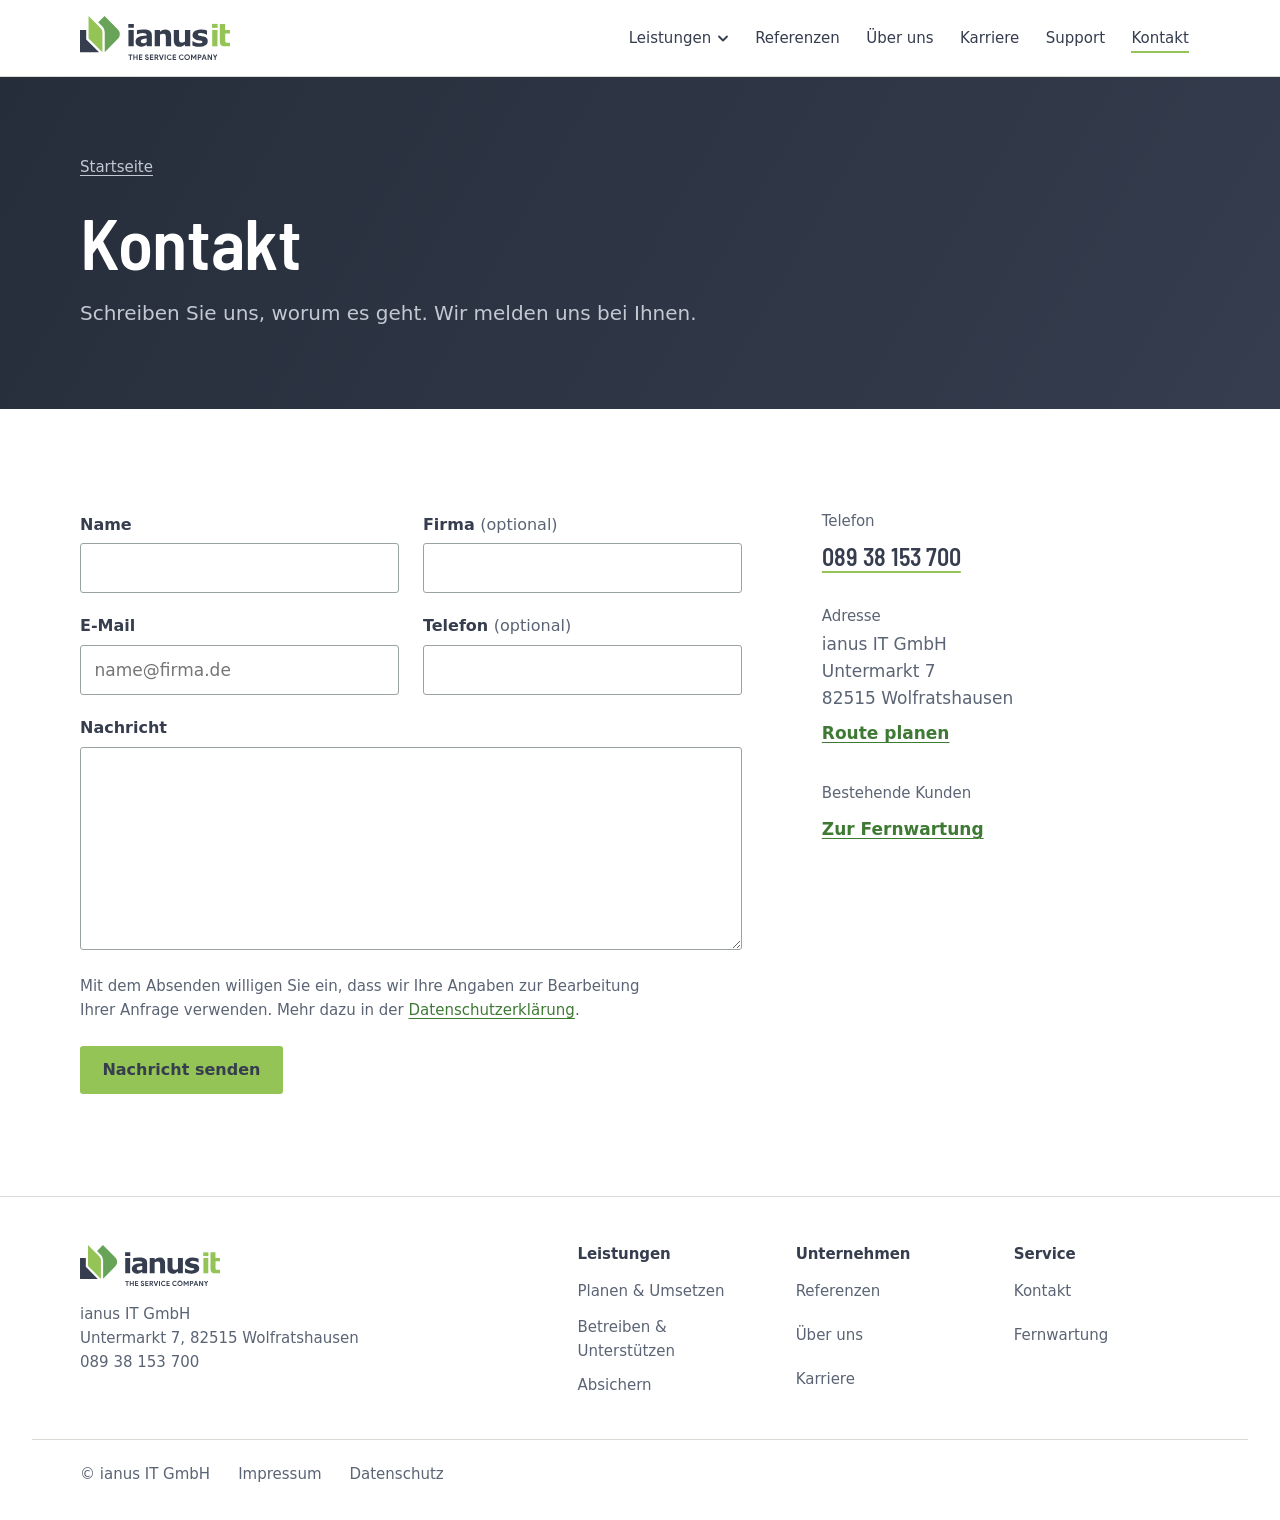
<file: kontakt.html>
<!doctype html>
<html lang="de">
<head>
  <meta charset="utf-8">
  <meta name="viewport" content="width=device-width, initial-scale=1">
  <script>document.documentElement.classList.add('js')</script>

  <!-- ===== Google: Titel und Beschreibung im Suchergebnis ===== -->
  <title>Kontakt | ianus IT in Wolfratshausen</title>
  <meta name="description" content="Kontakt zu ianus IT: Untermarkt 7, 82515 Wolfratshausen, Telefon 089 38 153 700, oder über das Kontaktformular.">
  <link rel="canonical" href="https://www.ianus-it.de/kontakt.html">

  <!-- Vorschau beim Teilen (LinkedIn, Messenger usw.) -->
  <meta property="og:type" content="website">
  <meta property="og:locale" content="de_DE">
  <meta property="og:site_name" content="ianus IT">
  <meta property="og:title" content="Kontakt | ianus IT in Wolfratshausen">
  <meta property="og:description" content="Kontakt zu ianus IT: Untermarkt 7, 82515 Wolfratshausen, Telefon 089 38 153 700, oder über das Kontaktformular.">
  <meta property="og:url" content="https://www.ianus-it.de/kontakt.html">

  <link rel="icon" href="img/favicon.svg" type="image/svg+xml">
  <!-- Schrift liegt im Ordner fonts auf dem eigenen Server, keine Verbindung zu Google -->
  <link rel="preload" href="fonts/barlow-semi-condensed-semibold.woff2" as="font" type="font/woff2" crossorigin>
  <link rel="stylesheet" href="css/site.css">
</head>
<body>
  <a class="skip-link" href="#inhalt">Zum Inhalt springen</a>
  <!-- Farbfilter für Fotos: Jedes Foto in den Karten wird automatisch in ein dunkles
       Blaugrau eingefärbt, passend zu den Bannern. Eigene Fotos einfach unter
       demselben Dateinamen in den Ordner img legen. -->
  <svg class="filters" aria-hidden="true" focusable="false">
    <filter id="ton-anthrazit" color-interpolation-filters="sRGB">
      <feColorMatrix type="saturate" values="0"/>
      <feComponentTransfer>
        <feFuncR type="table" tableValues="0.149 0.42 0.86"/>
        <feFuncG type="table" tableValues="0.176 0.45 0.88"/>
        <feFuncB type="table" tableValues="0.227 0.52 0.91"/>
      </feComponentTransfer>
    </filter>
  </svg>

  <!-- ===================== KOPFZEILE ===================== -->
  <header class="site-header">
    <div class="wrap site-header__inner">
      <a class="brand" href="index.html" aria-label="ianus IT – zur Startseite">
        <img src="img/ianus-logo.svg" alt="ianus IT – The Service Company" width="150" height="44">
      </a>

      <button class="menu-toggle" type="button" aria-expanded="false" aria-controls="hauptnavigation">
        <svg class="menu-toggle__icon" viewBox="0 0 18 12" aria-hidden="true" focusable="false"><path d="M0 1h18M0 6h18M0 11h18" stroke="currentColor" stroke-width="2"/></svg>
        Menü
      </button>

      <nav class="nav" id="hauptnavigation" aria-label="Hauptnavigation">
        <ul class="nav__list">
          <li class="nav__item nav__item--sub">
            <button class="nav__sub-toggle" type="button" aria-expanded="false" aria-controls="leistungen-menu">Leistungen <svg class="chevron" viewBox="0 0 12 12" aria-hidden="true" focusable="false"><path d="M2 4.5l4 4 4-4" fill="none" stroke="currentColor" stroke-width="1.8" stroke-linecap="round" stroke-linejoin="round"/></svg></button>
            <ul class="nav__sub" id="leistungen-menu">
              <li><a href="index.html#leistungen">Alle Leistungen</a></li>
              <li><a href="planen-und-umsetzen.html">Planen &amp; Umsetzen</a></li>
              <li><a href="betreiben-und-unterstuetzen.html">Betreiben &amp; Unterstützen</a></li>
              <li><a href="absichern.html">Absichern</a></li>
            </ul>
          </li>
          <li class="nav__item"><a class="nav__link" href="referenzen.html">Referenzen</a></li>
          <li class="nav__item"><a class="nav__link" href="ueber-uns.html">Über uns</a></li>
          <li class="nav__item"><a class="nav__link" href="karriere.html">Karriere</a></li>
          <li class="nav__item"><a class="nav__link" href="support.html">Support</a></li>
          <li class="nav__item"><a class="nav__link" href="kontakt.html" aria-current="page">Kontakt</a></li>
        </ul>
      </nav>
    </div>
  </header>

  <main id="inhalt">
    <!-- ===================== EINSTIEG ===================== -->
    <section class="banner on-ink banner--plain">
      <div class="wrap banner__inner">
        <nav class="crumbs" aria-label="Pfad"><ol><li><a href="index.html">Startseite</a></li></ol></nav>
        <h1>Kontakt</h1>
        <p class="lead">Schreiben Sie uns, worum es geht. Wir melden uns bei Ihnen.</p>
      </div>
    </section>

    <!-- ===================== FORMULAR =====================
         Das Formular schickt an kontakt.php (dort steht die Empfängeradresse).
         Bot-Schutz: ein unsichtbares Fangfeld und eine Zeitprüfung. -->
    <section class="section section--white" aria-label="Kontaktformular und Kontaktdaten">
      <div class="wrap contact-page">
        <form class="contact-form" action="kontakt.php" method="post">
          <p class="form-error" id="fehler" role="alert">Die Nachricht konnte nicht gesendet werden. Prüfen Sie Name, E-Mail-Adresse und Nachricht, oder rufen Sie uns an: 089 38 153 700.</p>
          <div class="form-grid">
            <div class="field">
              <label for="f-name">Name</label>
              <input id="f-name" name="name" type="text" autocomplete="name" required maxlength="200">
            </div>
            <div class="field">
              <label for="f-firma">Firma <span class="optional">(optional)</span></label>
              <input id="f-firma" name="firma" type="text" autocomplete="organization" maxlength="200">
            </div>
            <div class="field">
              <label for="f-email">E-Mail</label>
              <input id="f-email" name="email" type="email" autocomplete="email" required maxlength="200" placeholder="name@firma.de">
            </div>
            <div class="field">
              <label for="f-telefon">Telefon <span class="optional">(optional)</span></label>
              <input id="f-telefon" name="telefon" type="tel" autocomplete="tel" maxlength="60">
            </div>
            <div class="field field--wide">
              <label for="f-nachricht">Nachricht</label>
              <textarea id="f-nachricht" name="nachricht" rows="7" required maxlength="5000"></textarea>
            </div>
          </div>
          <!-- Fangfeld für Bots: für Menschen unsichtbar, muss leer bleiben -->
          <div class="hp" aria-hidden="true">
            <label for="f-website">Website</label>
            <input id="f-website" name="website" type="text" tabindex="-1" autocomplete="off">
          </div>
          <input type="hidden" name="form_token" value="">
          <p class="form-note">Mit dem Absenden willigen Sie ein, dass wir Ihre Angaben zur Bearbeitung Ihrer Anfrage verwenden. Mehr dazu in der <a href="datenschutz.html">Datenschutzerklärung</a>.</p>
          <button class="button" type="submit">Nachricht senden</button>
        </form>

        <aside class="contact-aside" aria-label="Kontaktdaten">
          <h2>Telefon</h2>
          <p><a class="phone" href="tel:+498938153700">089 38 153 700</a></p>
          <h2>Adresse</h2>
          <address class="address" style="margin-top:0">ianus IT GmbH<br>Untermarkt 7<br>82515 Wolfratshausen</address>
          <p><a class="link" href="https://www.google.com/maps/search/?api=1&amp;query=Untermarkt+7+82515+Wolfratshausen" rel="noopener">Route planen</a></p>
          <h2>Bestehende Kunden</h2>
          <p><a class="link" href="support.html">Zur Fernwartung</a></p>
        </aside>
      </div>
    </section>

  </main>

  <!-- ===================== FUSSZEILE ===================== -->
  <footer class="site-footer">
    <div class="wrap footer-main">
      <div>
        <img src="img/ianus-logo.svg" alt="ianus IT" width="140" height="41">
        <address>ianus IT GmbH<br>Untermarkt 7, 82515 Wolfratshausen<br>089 38 153 700</address>
      </div>
      <nav aria-labelledby="f-leistungen">
        <h2 id="f-leistungen">Leistungen</h2>
        <ul>
          <li><a href="planen-und-umsetzen.html">Planen &amp; Umsetzen</a></li>
          <li><a href="betreiben-und-unterstuetzen.html">Betreiben &amp; Unterstützen</a></li>
          <li><a href="absichern.html">Absichern</a></li>
        </ul>
      </nav>
      <nav aria-labelledby="f-firma">
        <h2 id="f-firma">Unternehmen</h2>
        <ul>
          <li><a href="referenzen.html">Referenzen</a></li>
          <li><a href="ueber-uns.html">Über uns</a></li>
          <li><a href="karriere.html">Karriere</a></li>
        </ul>
      </nav>
      <nav aria-labelledby="f-service">
        <h2 id="f-service">Service</h2>
        <ul>
          <li><a href="kontakt.html">Kontakt</a></li>
          <li><a href="support.html">Fernwartung</a></li>
        </ul>
      </nav>
    </div>
    <div class="wrap footer-legal">
      <span>© ianus IT GmbH</span>
      <a href="impressum.html">Impressum</a>
      <a href="datenschutz.html">Datenschutz</a>
    </div>
  </footer>

  <script src="js/site.js" defer></script>
</body>
</html>
</file>
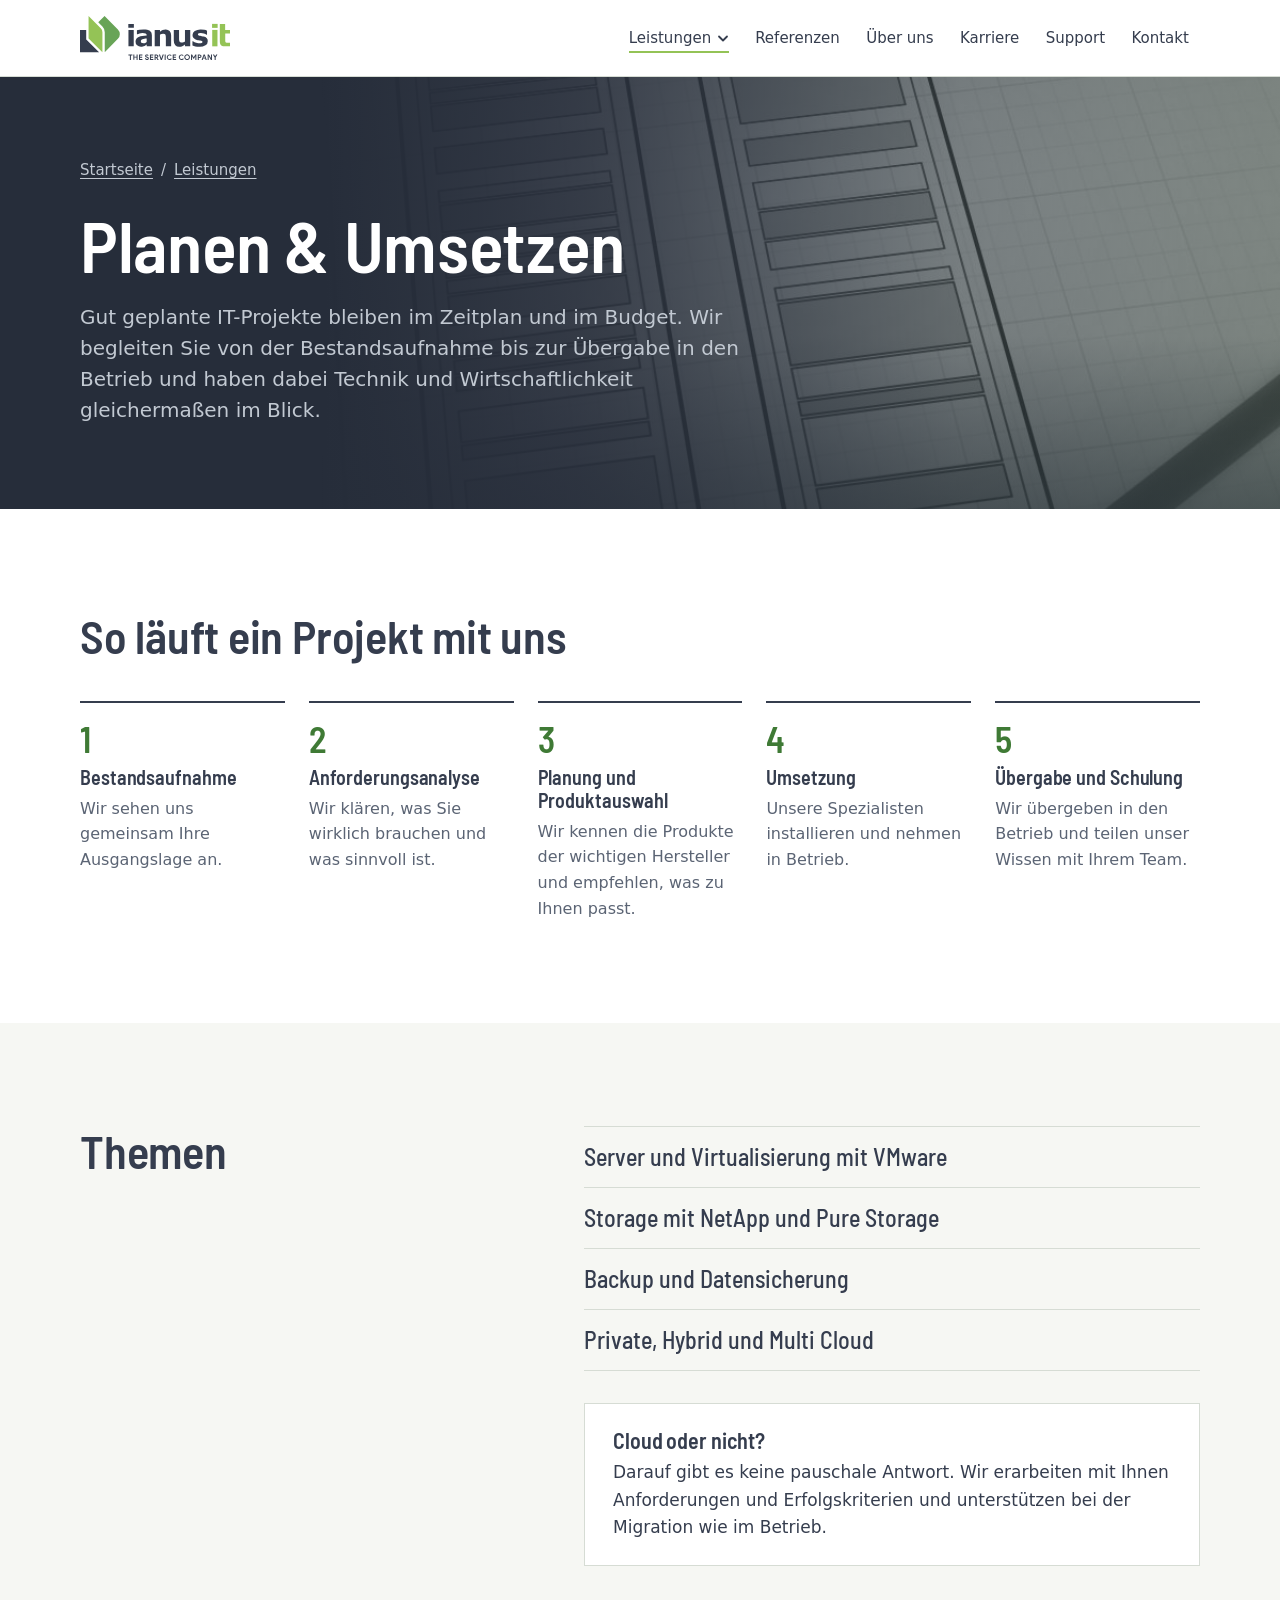
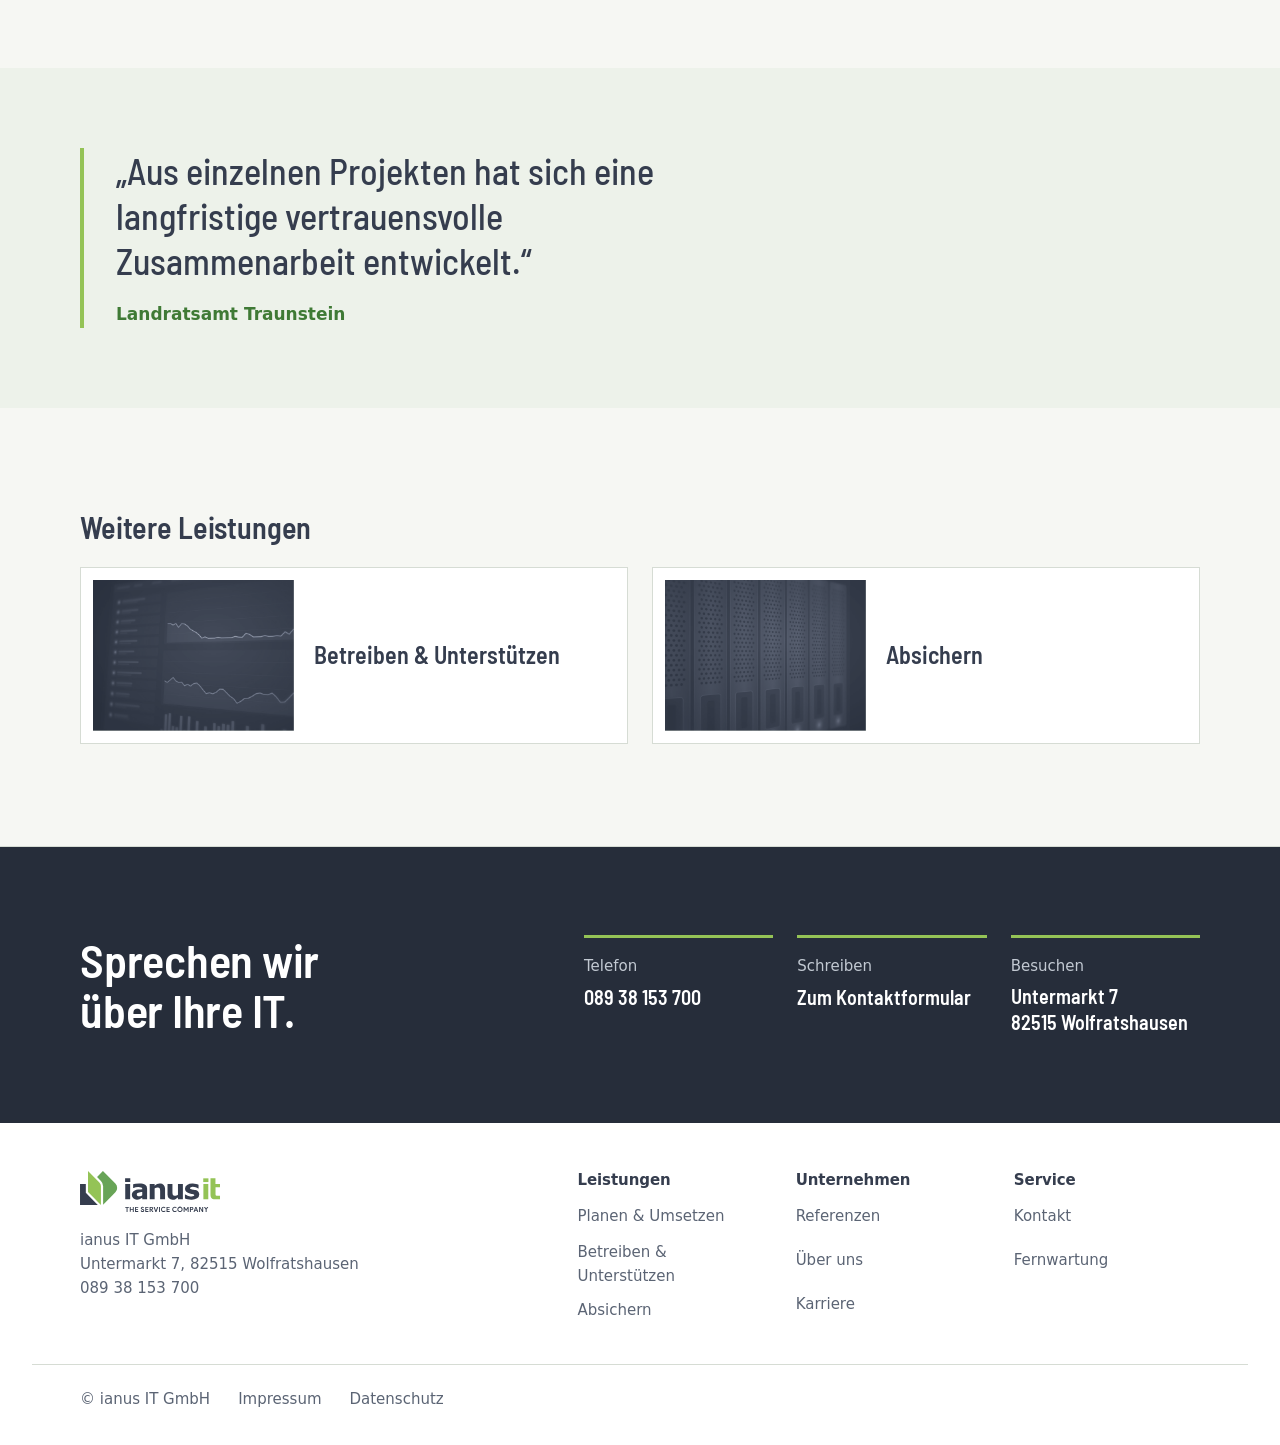
<file: planen-und-umsetzen.html>
<!doctype html>
<html lang="de">
<head>
  <meta charset="utf-8">
  <meta name="viewport" content="width=device-width, initial-scale=1">
  <script>document.documentElement.classList.add('js')</script>

  <!-- ===== Google: Titel und Beschreibung im Suchergebnis ===== -->
  <title>IT-Planung und Projektumsetzung | ianus IT</title>
  <meta name="description" content="Bestandsaufnahme, Planung, Produktauswahl und Umsetzung: ianus IT begleitet Rechenzentrums-, Storage-, Backup- und Cloud-Projekte bis zur Übergabe in den Betrieb.">
  <link rel="canonical" href="https://www.ianus-it.de/planen-und-umsetzen.html">

  <!-- Vorschau beim Teilen (LinkedIn, Messenger usw.) -->
  <meta property="og:type" content="website">
  <meta property="og:locale" content="de_DE">
  <meta property="og:site_name" content="ianus IT">
  <meta property="og:title" content="IT-Planung und Projektumsetzung | ianus IT">
  <meta property="og:description" content="Bestandsaufnahme, Planung, Produktauswahl und Umsetzung: ianus IT begleitet Rechenzentrums-, Storage-, Backup- und Cloud-Projekte bis zur Übergabe in den Betrieb.">
  <meta property="og:url" content="https://www.ianus-it.de/planen-und-umsetzen.html">

  <link rel="icon" href="img/favicon.svg" type="image/svg+xml">
  <!-- Schrift liegt im Ordner fonts auf dem eigenen Server, keine Verbindung zu Google -->
  <link rel="preload" href="fonts/barlow-semi-condensed-semibold.woff2" as="font" type="font/woff2" crossorigin>
  <link rel="stylesheet" href="css/site.css">
</head>
<body>
  <a class="skip-link" href="#inhalt">Zum Inhalt springen</a>
  <!-- Farbfilter für Fotos: Jedes Foto in den Karten wird automatisch in ein dunkles
       Blaugrau eingefärbt, passend zu den Bannern. Eigene Fotos einfach unter
       demselben Dateinamen in den Ordner img legen. -->
  <svg class="filters" aria-hidden="true" focusable="false">
    <filter id="ton-anthrazit" color-interpolation-filters="sRGB">
      <feColorMatrix type="saturate" values="0"/>
      <feComponentTransfer>
        <feFuncR type="table" tableValues="0.149 0.42 0.86"/>
        <feFuncG type="table" tableValues="0.176 0.45 0.88"/>
        <feFuncB type="table" tableValues="0.227 0.52 0.91"/>
      </feComponentTransfer>
    </filter>
  </svg>

  <!-- ===================== KOPFZEILE ===================== -->
  <header class="site-header">
    <div class="wrap site-header__inner">
      <a class="brand" href="index.html" aria-label="ianus IT – zur Startseite">
        <img src="img/ianus-logo.svg" alt="ianus IT – The Service Company" width="150" height="44">
      </a>

      <button class="menu-toggle" type="button" aria-expanded="false" aria-controls="hauptnavigation">
        <svg class="menu-toggle__icon" viewBox="0 0 18 12" aria-hidden="true" focusable="false"><path d="M0 1h18M0 6h18M0 11h18" stroke="currentColor" stroke-width="2"/></svg>
        Menü
      </button>

      <nav class="nav" id="hauptnavigation" aria-label="Hauptnavigation">
        <ul class="nav__list">
          <li class="nav__item nav__item--sub">
            <button class="nav__sub-toggle is-current" type="button" aria-expanded="false" aria-controls="leistungen-menu">Leistungen <svg class="chevron" viewBox="0 0 12 12" aria-hidden="true" focusable="false"><path d="M2 4.5l4 4 4-4" fill="none" stroke="currentColor" stroke-width="1.8" stroke-linecap="round" stroke-linejoin="round"/></svg></button>
            <ul class="nav__sub" id="leistungen-menu">
              <li><a href="index.html#leistungen">Alle Leistungen</a></li>
              <li><a href="planen-und-umsetzen.html" aria-current="page">Planen &amp; Umsetzen</a></li>
              <li><a href="betreiben-und-unterstuetzen.html">Betreiben &amp; Unterstützen</a></li>
              <li><a href="absichern.html">Absichern</a></li>
            </ul>
          </li>
          <li class="nav__item"><a class="nav__link" href="referenzen.html">Referenzen</a></li>
          <li class="nav__item"><a class="nav__link" href="ueber-uns.html">Über uns</a></li>
          <li class="nav__item"><a class="nav__link" href="karriere.html">Karriere</a></li>
          <li class="nav__item"><a class="nav__link" href="support.html">Support</a></li>
          <li class="nav__item"><a class="nav__link" href="kontakt.html">Kontakt</a></li>
        </ul>
      </nav>
    </div>
  </header>

  <main id="inhalt">
    <!-- ===================== EINSTIEG =====================
         Bild austauschen: img/platzhalter-planen.jpg (Querformat 4:3, etwa 1200 × 900 Pixel)
         Dunkles Banner. Das Foto wird automatisch grau und dunkel abgetönt. -->
    <section class="banner on-ink">
      <img class="banner__photo" src="img/platzhalter-planen.jpg" alt="" width="1600" height="1000" fetchpriority="high">
      <div class="wrap banner__inner">
        <nav class="crumbs" aria-label="Pfad"><ol><li><a href="index.html">Startseite</a></li><li><a href="index.html#leistungen">Leistungen</a></li></ol></nav>
        <h1>Planen &amp; Umsetzen</h1>
        <p class="lead">Gut geplante IT-Projekte bleiben im Zeitplan und im Budget. Wir begleiten Sie von der Bestandsaufnahme bis zur Übergabe in den Betrieb und haben dabei Technik und Wirtschaftlichkeit gleichermaßen im Blick.</p>
      </div>
    </section>

    <!-- ===================== ABLAUF ===================== -->
    <section class="section section--white" aria-labelledby="ablauf-titel">
      <div class="wrap">
        <h2 id="ablauf-titel">So läuft ein Projekt mit uns</h2>
        <ol class="steps">
          <li><h3>Bestandsaufnahme</h3><p>Wir sehen uns gemeinsam Ihre Ausgangslage an.</p></li>
          <li><h3>Anforderungsanalyse</h3><p>Wir klären, was Sie wirklich brauchen und was sinnvoll ist.</p></li>
          <li><h3>Planung und Produktauswahl</h3><p>Wir kennen die Produkte der wichtigen Hersteller und empfehlen, was zu Ihnen passt.</p></li>
          <li><h3>Umsetzung</h3><p>Unsere Spezialisten installieren und nehmen in Betrieb.</p></li>
          <li><h3>Übergabe und Schulung</h3><p>Wir übergeben in den Betrieb und teilen unser Wissen mit Ihrem Team.</p></li>
        </ol>
      </div>
    </section>

    <!-- ===================== THEMEN ===================== -->
    <section class="section" aria-labelledby="themen-titel">
      <div class="wrap split">
        <h2 id="themen-titel">Themen</h2>
        <div>
          <ul class="points points--large">
            <li>Server und Virtualisierung mit VMware</li>
            <li>Storage mit NetApp und Pure Storage</li>
            <li>Backup und Datensicherung</li>
            <li>Private, Hybrid und Multi Cloud</li>
          </ul>
          <div class="note">
            <h3>Cloud oder nicht?</h3>
            <p>Darauf gibt es keine pauschale Antwort. Wir erarbeiten mit Ihnen Anforderungen und Erfolgskriterien und unterstützen bei der Migration wie im Betrieb.</p>
          </div>
        </div>
      </div>
    </section>

    <!-- ===================== KUNDENSTIMME ===================== -->
    <section class="quote-band" aria-label="Kundenstimme">
      <div class="wrap">
        <blockquote class="quote">
          <p>„Aus einzelnen Projekten hat sich eine langfristige vertrauensvolle Zusammenarbeit entwickelt.“</p>
          <footer>Landratsamt Traunstein</footer>
        </blockquote>
      </div>
    </section>

    <!-- ===================== WEITERE LEISTUNGEN ===================== -->
    <section class="related" aria-labelledby="weitere-titel">
      <div class="wrap">
        <h2 id="weitere-titel">Weitere Leistungen</h2>
        <div class="related__grid">
          <div class="related__item">
            <svg class="cut-image" viewBox="0 0 1200 900" preserveAspectRatio="xMidYMid slice" aria-hidden="true" focusable="false"><image href="img/platzhalter-betreiben.jpg" width="1200" height="900" preserveAspectRatio="xMidYMid slice" filter="url(#ton-anthrazit)"/></svg>
            <a href="betreiben-und-unterstuetzen.html">Betreiben &amp; Unterstützen</a>
          </div>
          <div class="related__item">
            <svg class="cut-image" viewBox="0 0 1200 900" preserveAspectRatio="xMidYMid slice" aria-hidden="true" focusable="false"><image href="img/platzhalter-absichern.jpg" width="1200" height="900" preserveAspectRatio="xMidYMid slice" filter="url(#ton-anthrazit)"/></svg>
            <a href="absichern.html">Absichern</a>
          </div>
        </div>
      </div>
    </section>

  </main>

  <!-- ===================== FUSSZEILE ===================== -->
  <footer class="site-footer">
    <!-- Kontakt am Ende jeder Seite, als dunkles Band -->
    <div class="contact-band on-ink">
      <div class="wrap footer-contact">
        <h2>Sprechen wir über Ihre IT.</h2>
        <ul>
          <li>
            <span class="footer-contact__label">Telefon</span>
            <a class="footer-contact__value" href="tel:+498938153700">089 38 153 700</a>
          </li>
          <li>
            <span class="footer-contact__label">Schreiben</span>
            <a class="footer-contact__value" href="kontakt.html">Zum Kontaktformular</a>
          </li>
          <li>
            <span class="footer-contact__label">Besuchen</span>
            <address class="footer-contact__value">Untermarkt 7<br>82515 Wolfratshausen</address>
          </li>
        </ul>
      </div>
    </div>
    <div class="wrap footer-main">
      <div>
        <img src="img/ianus-logo.svg" alt="ianus IT" width="140" height="41">
        <address>ianus IT GmbH<br>Untermarkt 7, 82515 Wolfratshausen<br>089 38 153 700</address>
      </div>
      <nav aria-labelledby="f-leistungen">
        <h2 id="f-leistungen">Leistungen</h2>
        <ul>
          <li><a href="planen-und-umsetzen.html">Planen &amp; Umsetzen</a></li>
          <li><a href="betreiben-und-unterstuetzen.html">Betreiben &amp; Unterstützen</a></li>
          <li><a href="absichern.html">Absichern</a></li>
        </ul>
      </nav>
      <nav aria-labelledby="f-firma">
        <h2 id="f-firma">Unternehmen</h2>
        <ul>
          <li><a href="referenzen.html">Referenzen</a></li>
          <li><a href="ueber-uns.html">Über uns</a></li>
          <li><a href="karriere.html">Karriere</a></li>
        </ul>
      </nav>
      <nav aria-labelledby="f-service">
        <h2 id="f-service">Service</h2>
        <ul>
          <li><a href="kontakt.html">Kontakt</a></li>
          <li><a href="support.html">Fernwartung</a></li>
        </ul>
      </nav>
    </div>
    <div class="wrap footer-legal">
      <span>© ianus IT GmbH</span>
      <a href="impressum.html">Impressum</a>
      <a href="datenschutz.html">Datenschutz</a>
    </div>
  </footer>

  <script src="js/site.js" defer></script>
</body>
</html>
</file>
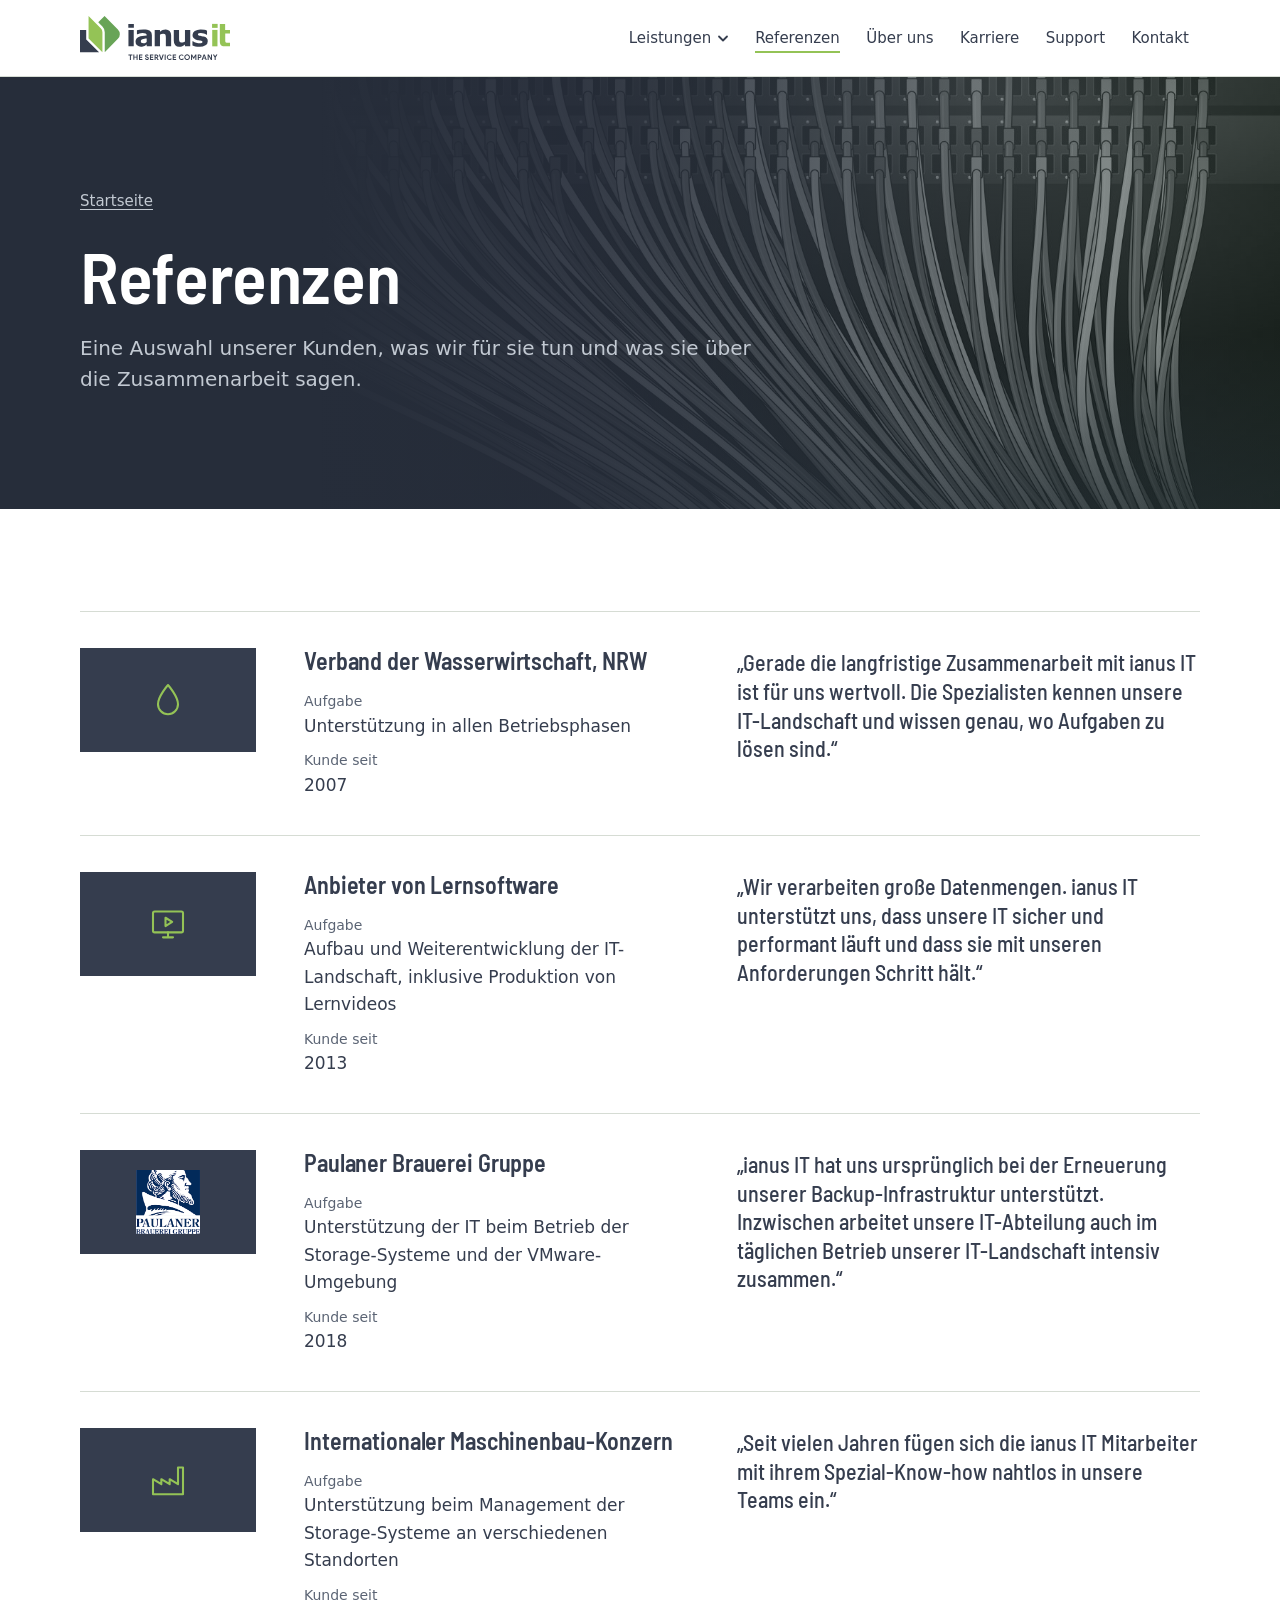
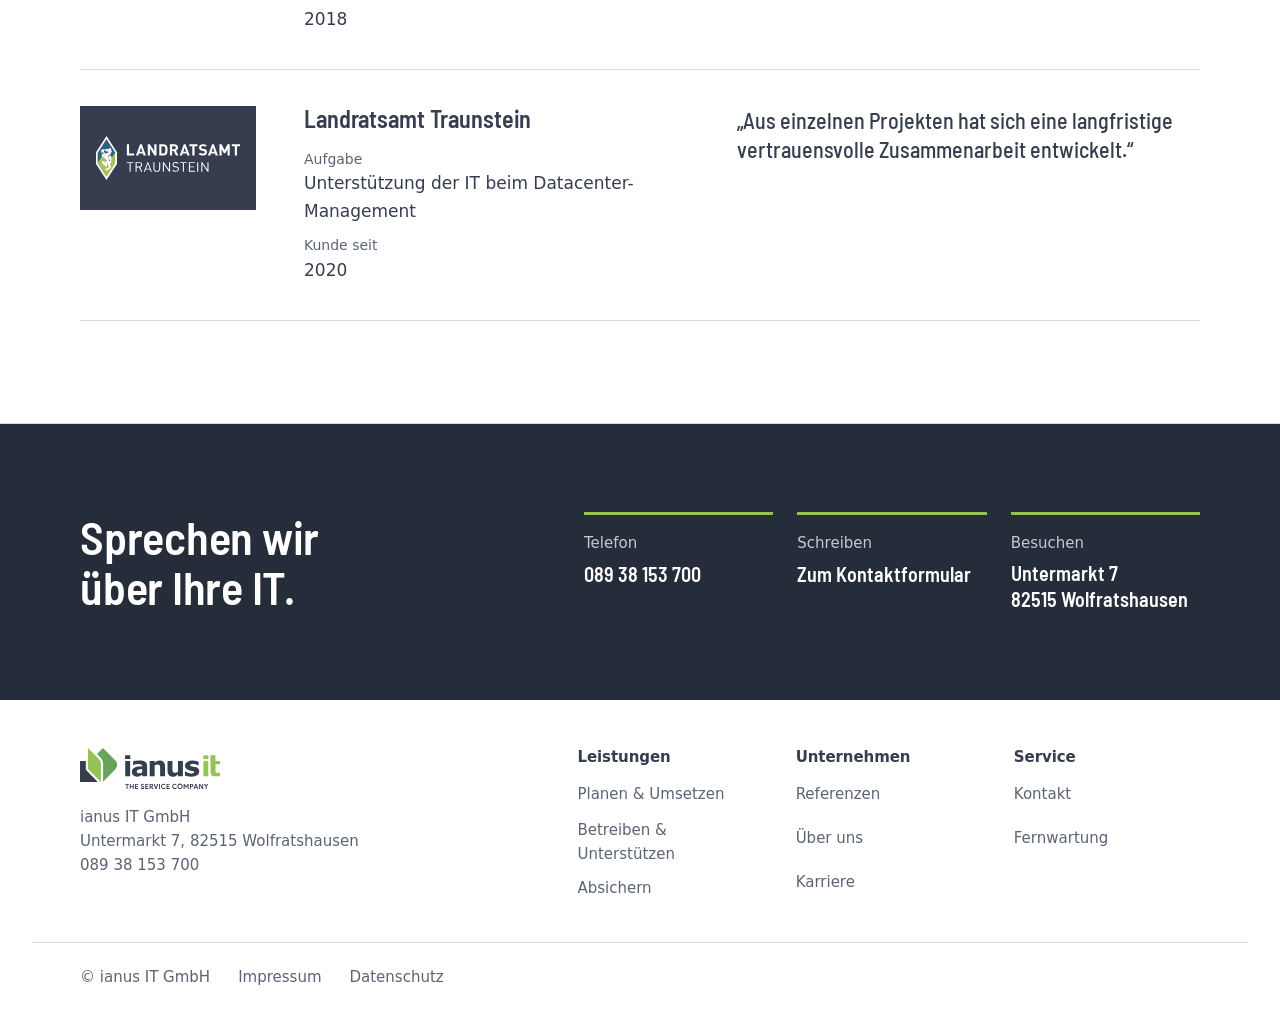
<file: referenzen.html>
<!doctype html>
<html lang="de">
<head>
  <meta charset="utf-8">
  <meta name="viewport" content="width=device-width, initial-scale=1">
  <script>document.documentElement.classList.add('js')</script>

  <!-- ===== Google: Titel und Beschreibung im Suchergebnis ===== -->
  <title>Referenzen | ianus IT</title>
  <meta name="description" content="Kunden von ianus IT: Paulaner Brauerei Gruppe, Landratsamt Traunstein, ein Verband der Wasserwirtschaft, ein Maschinenbau-Konzern und ein Lernsoftware-Anbieter.">
  <link rel="canonical" href="https://www.ianus-it.de/referenzen.html">

  <!-- Vorschau beim Teilen (LinkedIn, Messenger usw.) -->
  <meta property="og:type" content="website">
  <meta property="og:locale" content="de_DE">
  <meta property="og:site_name" content="ianus IT">
  <meta property="og:title" content="Referenzen | ianus IT">
  <meta property="og:description" content="Kunden von ianus IT: Paulaner Brauerei Gruppe, Landratsamt Traunstein, ein Verband der Wasserwirtschaft, ein Maschinenbau-Konzern und ein Lernsoftware-Anbieter.">
  <meta property="og:url" content="https://www.ianus-it.de/referenzen.html">

  <link rel="icon" href="img/favicon.svg" type="image/svg+xml">
  <!-- Schrift liegt im Ordner fonts auf dem eigenen Server, keine Verbindung zu Google -->
  <link rel="preload" href="fonts/barlow-semi-condensed-semibold.woff2" as="font" type="font/woff2" crossorigin>
  <link rel="stylesheet" href="css/site.css">
</head>
<body>
  <a class="skip-link" href="#inhalt">Zum Inhalt springen</a>
  <!-- Farbfilter für Fotos: Jedes Foto in den Karten wird automatisch in ein dunkles
       Blaugrau eingefärbt, passend zu den Bannern. Eigene Fotos einfach unter
       demselben Dateinamen in den Ordner img legen. -->
  <svg class="filters" aria-hidden="true" focusable="false">
    <filter id="ton-anthrazit" color-interpolation-filters="sRGB">
      <feColorMatrix type="saturate" values="0"/>
      <feComponentTransfer>
        <feFuncR type="table" tableValues="0.149 0.42 0.86"/>
        <feFuncG type="table" tableValues="0.176 0.45 0.88"/>
        <feFuncB type="table" tableValues="0.227 0.52 0.91"/>
      </feComponentTransfer>
    </filter>
  </svg>

  <!-- ===================== KOPFZEILE ===================== -->
  <header class="site-header">
    <div class="wrap site-header__inner">
      <a class="brand" href="index.html" aria-label="ianus IT – zur Startseite">
        <img src="img/ianus-logo.svg" alt="ianus IT – The Service Company" width="150" height="44">
      </a>

      <button class="menu-toggle" type="button" aria-expanded="false" aria-controls="hauptnavigation">
        <svg class="menu-toggle__icon" viewBox="0 0 18 12" aria-hidden="true" focusable="false"><path d="M0 1h18M0 6h18M0 11h18" stroke="currentColor" stroke-width="2"/></svg>
        Menü
      </button>

      <nav class="nav" id="hauptnavigation" aria-label="Hauptnavigation">
        <ul class="nav__list">
          <li class="nav__item nav__item--sub">
            <button class="nav__sub-toggle" type="button" aria-expanded="false" aria-controls="leistungen-menu">Leistungen <svg class="chevron" viewBox="0 0 12 12" aria-hidden="true" focusable="false"><path d="M2 4.5l4 4 4-4" fill="none" stroke="currentColor" stroke-width="1.8" stroke-linecap="round" stroke-linejoin="round"/></svg></button>
            <ul class="nav__sub" id="leistungen-menu">
              <li><a href="index.html#leistungen">Alle Leistungen</a></li>
              <li><a href="planen-und-umsetzen.html">Planen &amp; Umsetzen</a></li>
              <li><a href="betreiben-und-unterstuetzen.html">Betreiben &amp; Unterstützen</a></li>
              <li><a href="absichern.html">Absichern</a></li>
            </ul>
          </li>
          <li class="nav__item"><a class="nav__link" href="referenzen.html" aria-current="page">Referenzen</a></li>
          <li class="nav__item"><a class="nav__link" href="ueber-uns.html">Über uns</a></li>
          <li class="nav__item"><a class="nav__link" href="karriere.html">Karriere</a></li>
          <li class="nav__item"><a class="nav__link" href="support.html">Support</a></li>
          <li class="nav__item"><a class="nav__link" href="kontakt.html">Kontakt</a></li>
        </ul>
      </nav>
    </div>
  </header>

  <main id="inhalt">
    <!-- ===================== EINSTIEG =====================
         Bild austauschen: img/platzhalter-kabel.jpg
         Dunkles Banner. Das Foto wird automatisch grau und dunkel abgetönt. -->
    <section class="banner on-ink">
      <img class="banner__photo" src="img/platzhalter-kabel.jpg" alt="" width="1600" height="1000" fetchpriority="high">
      <div class="wrap banner__inner">
        <nav class="crumbs" aria-label="Pfad"><ol><li><a href="index.html">Startseite</a></li></ol></nav>
        <h1>Referenzen</h1>
        <p class="lead">Eine Auswahl unserer Kunden, was wir für sie tun und was sie über die Zusammenarbeit sagen.</p>
      </div>
    </section>

    <!-- Neue Referenz: einen <article class="reference"> kopieren und anpassen. -->
    <section class="section section--white" aria-label="Kunden">
      <div class="wrap">
          <article class="reference">
            <div class="reference__mark"><svg class="client__icon" viewBox="0 0 48 48" aria-hidden="true" focusable="false" fill="none" stroke="currentColor" stroke-width="2.5" stroke-linejoin="round" stroke-linecap="round"><path d="M24 6c0 0-12 13.5-12 23a12 12 0 0 0 24 0C36 19.5 24 6 24 6z"/></svg></div>
            <div>
              <h2>Verband der Wasserwirtschaft, NRW</h2>
              <dl>
                <div><dt>Aufgabe</dt><dd>Unterstützung in allen Betriebsphasen</dd></div>
                <div><dt>Kunde seit</dt><dd>2007</dd></div>
              </dl>
            </div>
            <blockquote><p>„Gerade die langfristige Zusammenarbeit mit ianus IT ist für uns wertvoll. Die Spezialisten kennen unsere IT-Landschaft und wissen genau, wo Aufgaben zu lösen sind.“</p></blockquote>
          </article>
          <article class="reference">
            <div class="reference__mark"><svg class="client__icon" viewBox="0 0 48 48" aria-hidden="true" focusable="false" fill="none" stroke="currentColor" stroke-width="2.5" stroke-linejoin="round" stroke-linecap="round"><rect x="6" y="9" width="36" height="25" rx="2"/><path d="M18 40h12M24 34v6"/><path d="M21 16.5v10l8-5z"/></svg></div>
            <div>
              <h2>Anbieter von Lernsoftware</h2>
              <dl>
                <div><dt>Aufgabe</dt><dd>Aufbau und Weiterentwicklung der IT-Landschaft, inklusive Produktion von Lernvideos</dd></div>
                <div><dt>Kunde seit</dt><dd>2013</dd></div>
              </dl>
            </div>
            <blockquote><p>„Wir verarbeiten große Datenmengen. ianus IT unterstützt uns, dass unsere IT sicher und performant läuft und dass sie mit unseren Anforderungen Schritt hält.“</p></blockquote>
          </article>
          <article class="reference">
            <div class="reference__mark"><img class="logo-paulaner" src="img/kunde-paulaner.png" alt="" width="56" height="56"></div>
            <div>
              <h2>Paulaner Brauerei Gruppe</h2>
              <dl>
                <div><dt>Aufgabe</dt><dd>Unterstützung der IT beim Betrieb der Storage-Systeme und der VMware-Umgebung</dd></div>
                <div><dt>Kunde seit</dt><dd>2018</dd></div>
              </dl>
            </div>
            <blockquote><p>„ianus IT hat uns ursprünglich bei der Erneuerung unserer Backup-Infrastruktur unterstützt. Inzwischen arbeitet unsere IT-Abteilung auch im täglichen Betrieb unserer IT-Landschaft intensiv zusammen.“</p></blockquote>
          </article>
          <article class="reference">
            <div class="reference__mark"><svg class="client__icon" viewBox="0 0 48 48" aria-hidden="true" focusable="false" fill="none" stroke="currentColor" stroke-width="2.5" stroke-linejoin="round" stroke-linecap="round"><path d="M6 41V23l10 6v-6l10 6v-6l10 6V9h6v32z"/></svg></div>
            <div>
              <h2>Internationaler Maschinenbau-Konzern</h2>
              <dl>
                <div><dt>Aufgabe</dt><dd>Unterstützung beim Management der Storage-Systeme an verschiedenen Standorten</dd></div>
                <div><dt>Kunde seit</dt><dd>2018</dd></div>
              </dl>
            </div>
            <blockquote><p>„Seit vielen Jahren fügen sich die ianus IT Mitarbeiter mit ihrem Spezial-Know-how nahtlos in unsere Teams ein.“</p></blockquote>
          </article>
          <article class="reference">
            <div class="reference__mark"><img class="logo-traunstein" src="img/kunde-landratsamt-traunstein.svg" alt="" width="155" height="48"></div>
            <div>
              <h2>Landratsamt Traunstein</h2>
              <dl>
                <div><dt>Aufgabe</dt><dd>Unterstützung der IT beim Datacenter-Management</dd></div>
                <div><dt>Kunde seit</dt><dd>2020</dd></div>
              </dl>
            </div>
            <blockquote><p>„Aus einzelnen Projekten hat sich eine langfristige vertrauensvolle Zusammenarbeit entwickelt.“</p></blockquote>
          </article>
      </div>
    </section>

  </main>

  <!-- ===================== FUSSZEILE ===================== -->
  <footer class="site-footer">
    <!-- Kontakt am Ende jeder Seite, als dunkles Band -->
    <div class="contact-band on-ink">
      <div class="wrap footer-contact">
        <h2>Sprechen wir über Ihre IT.</h2>
        <ul>
          <li>
            <span class="footer-contact__label">Telefon</span>
            <a class="footer-contact__value" href="tel:+498938153700">089 38 153 700</a>
          </li>
          <li>
            <span class="footer-contact__label">Schreiben</span>
            <a class="footer-contact__value" href="kontakt.html">Zum Kontaktformular</a>
          </li>
          <li>
            <span class="footer-contact__label">Besuchen</span>
            <address class="footer-contact__value">Untermarkt 7<br>82515 Wolfratshausen</address>
          </li>
        </ul>
      </div>
    </div>
    <div class="wrap footer-main">
      <div>
        <img src="img/ianus-logo.svg" alt="ianus IT" width="140" height="41">
        <address>ianus IT GmbH<br>Untermarkt 7, 82515 Wolfratshausen<br>089 38 153 700</address>
      </div>
      <nav aria-labelledby="f-leistungen">
        <h2 id="f-leistungen">Leistungen</h2>
        <ul>
          <li><a href="planen-und-umsetzen.html">Planen &amp; Umsetzen</a></li>
          <li><a href="betreiben-und-unterstuetzen.html">Betreiben &amp; Unterstützen</a></li>
          <li><a href="absichern.html">Absichern</a></li>
        </ul>
      </nav>
      <nav aria-labelledby="f-firma">
        <h2 id="f-firma">Unternehmen</h2>
        <ul>
          <li><a href="referenzen.html">Referenzen</a></li>
          <li><a href="ueber-uns.html">Über uns</a></li>
          <li><a href="karriere.html">Karriere</a></li>
        </ul>
      </nav>
      <nav aria-labelledby="f-service">
        <h2 id="f-service">Service</h2>
        <ul>
          <li><a href="kontakt.html">Kontakt</a></li>
          <li><a href="support.html">Fernwartung</a></li>
        </ul>
      </nav>
    </div>
    <div class="wrap footer-legal">
      <span>© ianus IT GmbH</span>
      <a href="impressum.html">Impressum</a>
      <a href="datenschutz.html">Datenschutz</a>
    </div>
  </footer>

  <script src="js/site.js" defer></script>
</body>
</html>
</file>
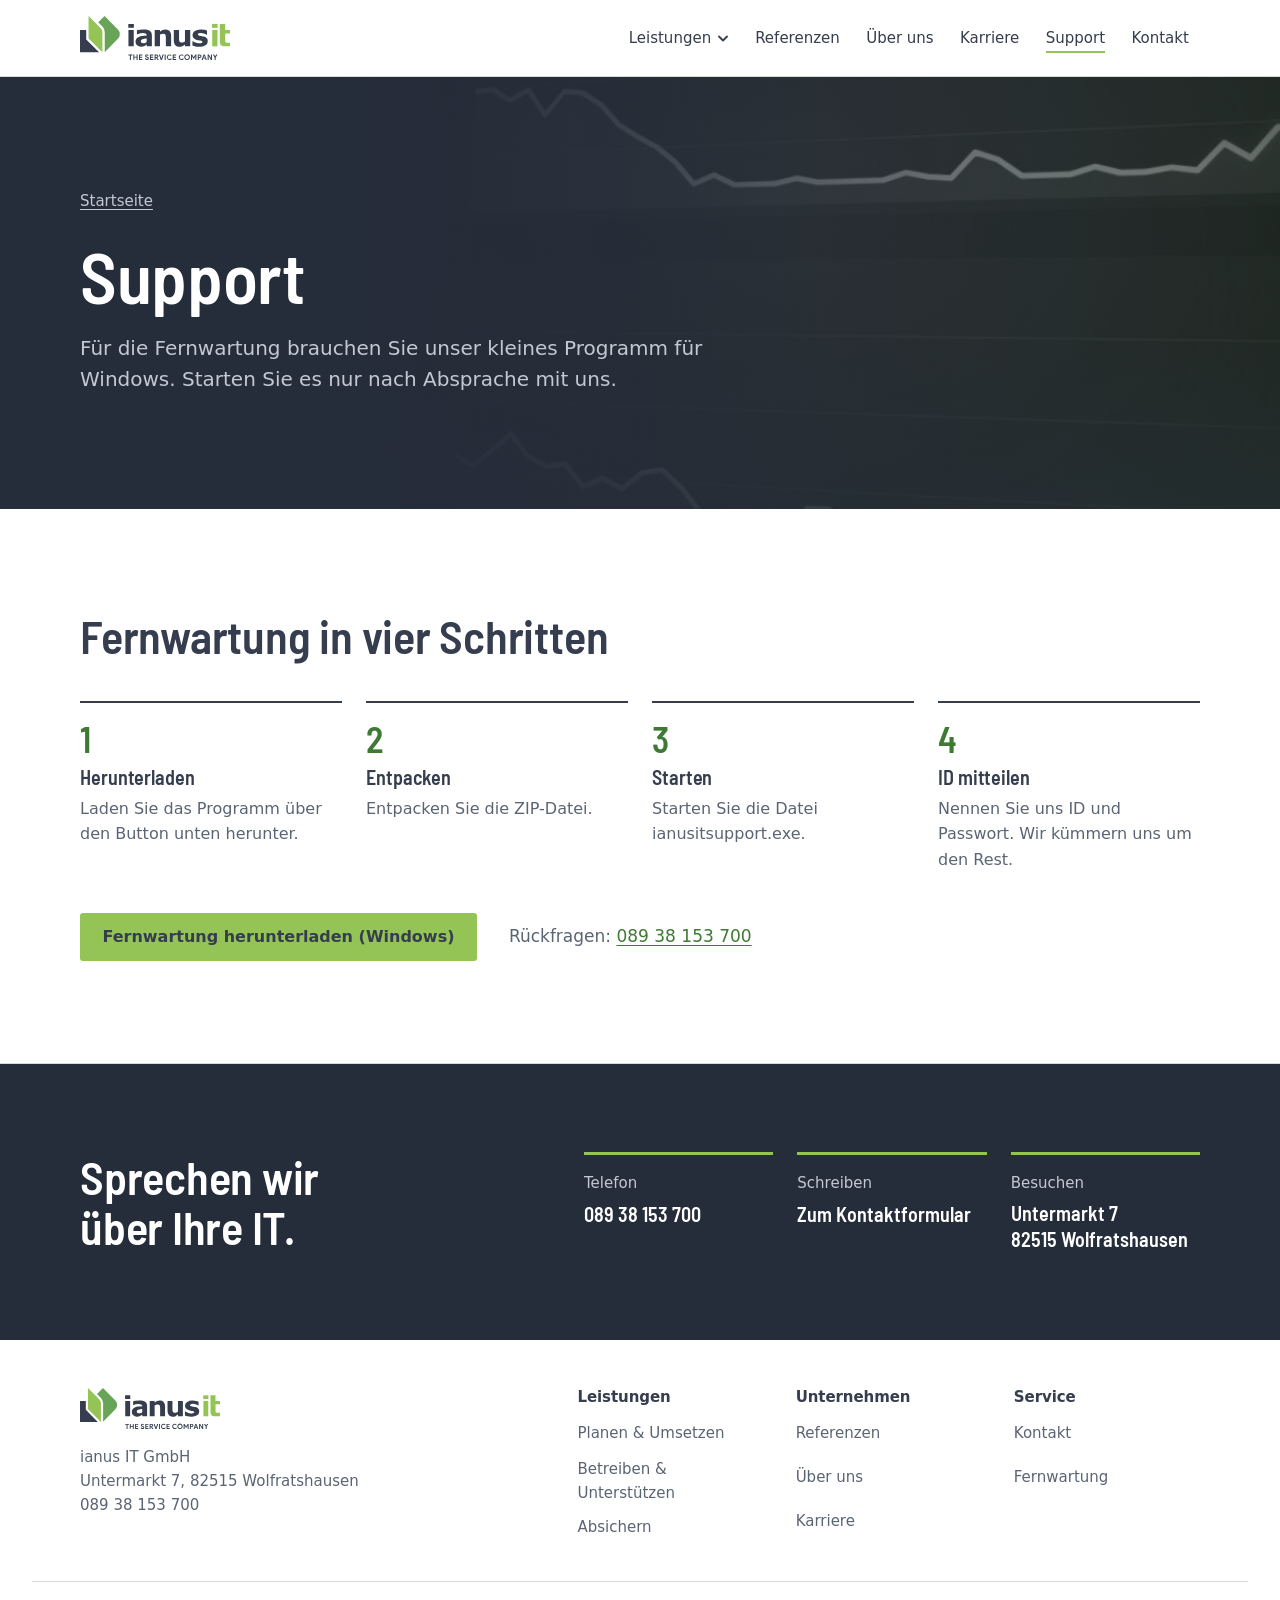
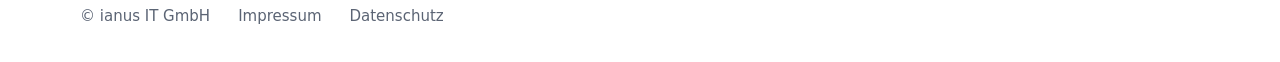
<file: support.html>
<!doctype html>
<html lang="de">
<head>
  <meta charset="utf-8">
  <meta name="viewport" content="width=device-width, initial-scale=1">
  <script>document.documentElement.classList.add('js')</script>

  <!-- ===== Google: Titel und Beschreibung im Suchergebnis ===== -->
  <title>Support und Fernwartung | ianus IT</title>
  <meta name="description" content="Fernwartung für Kunden von ianus IT: Programm herunterladen, starten und uns ID und Passwort mitteilen.">
  <link rel="canonical" href="https://www.ianus-it.de/support.html">

  <!-- Vorschau beim Teilen (LinkedIn, Messenger usw.) -->
  <meta property="og:type" content="website">
  <meta property="og:locale" content="de_DE">
  <meta property="og:site_name" content="ianus IT">
  <meta property="og:title" content="Support und Fernwartung | ianus IT">
  <meta property="og:description" content="Fernwartung für Kunden von ianus IT: Programm herunterladen, starten und uns ID und Passwort mitteilen.">
  <meta property="og:url" content="https://www.ianus-it.de/support.html">

  <link rel="icon" href="img/favicon.svg" type="image/svg+xml">
  <!-- Schrift liegt im Ordner fonts auf dem eigenen Server, keine Verbindung zu Google -->
  <link rel="preload" href="fonts/barlow-semi-condensed-semibold.woff2" as="font" type="font/woff2" crossorigin>
  <link rel="stylesheet" href="css/site.css">
</head>
<body>
  <a class="skip-link" href="#inhalt">Zum Inhalt springen</a>
  <!-- Farbfilter für Fotos: Jedes Foto in den Karten wird automatisch in ein dunkles
       Blaugrau eingefärbt, passend zu den Bannern. Eigene Fotos einfach unter
       demselben Dateinamen in den Ordner img legen. -->
  <svg class="filters" aria-hidden="true" focusable="false">
    <filter id="ton-anthrazit" color-interpolation-filters="sRGB">
      <feColorMatrix type="saturate" values="0"/>
      <feComponentTransfer>
        <feFuncR type="table" tableValues="0.149 0.42 0.86"/>
        <feFuncG type="table" tableValues="0.176 0.45 0.88"/>
        <feFuncB type="table" tableValues="0.227 0.52 0.91"/>
      </feComponentTransfer>
    </filter>
  </svg>

  <!-- ===================== KOPFZEILE ===================== -->
  <header class="site-header">
    <div class="wrap site-header__inner">
      <a class="brand" href="index.html" aria-label="ianus IT – zur Startseite">
        <img src="img/ianus-logo.svg" alt="ianus IT – The Service Company" width="150" height="44">
      </a>

      <button class="menu-toggle" type="button" aria-expanded="false" aria-controls="hauptnavigation">
        <svg class="menu-toggle__icon" viewBox="0 0 18 12" aria-hidden="true" focusable="false"><path d="M0 1h18M0 6h18M0 11h18" stroke="currentColor" stroke-width="2"/></svg>
        Menü
      </button>

      <nav class="nav" id="hauptnavigation" aria-label="Hauptnavigation">
        <ul class="nav__list">
          <li class="nav__item nav__item--sub">
            <button class="nav__sub-toggle" type="button" aria-expanded="false" aria-controls="leistungen-menu">Leistungen <svg class="chevron" viewBox="0 0 12 12" aria-hidden="true" focusable="false"><path d="M2 4.5l4 4 4-4" fill="none" stroke="currentColor" stroke-width="1.8" stroke-linecap="round" stroke-linejoin="round"/></svg></button>
            <ul class="nav__sub" id="leistungen-menu">
              <li><a href="index.html#leistungen">Alle Leistungen</a></li>
              <li><a href="planen-und-umsetzen.html">Planen &amp; Umsetzen</a></li>
              <li><a href="betreiben-und-unterstuetzen.html">Betreiben &amp; Unterstützen</a></li>
              <li><a href="absichern.html">Absichern</a></li>
            </ul>
          </li>
          <li class="nav__item"><a class="nav__link" href="referenzen.html">Referenzen</a></li>
          <li class="nav__item"><a class="nav__link" href="ueber-uns.html">Über uns</a></li>
          <li class="nav__item"><a class="nav__link" href="karriere.html">Karriere</a></li>
          <li class="nav__item"><a class="nav__link" href="support.html" aria-current="page">Support</a></li>
          <li class="nav__item"><a class="nav__link" href="kontakt.html">Kontakt</a></li>
        </ul>
      </nav>
    </div>
  </header>

  <main id="inhalt">
    <!-- ===================== EINSTIEG =====================
         Bild: vorerst das Monitoring-Bild
         Dunkles Banner. Das Foto wird automatisch grau und dunkel abgetönt. -->
    <section class="banner on-ink">
      <img class="banner__photo" src="img/platzhalter-betreiben.jpg" alt="" width="1600" height="1000" fetchpriority="high">
      <div class="wrap banner__inner">
        <nav class="crumbs" aria-label="Pfad"><ol><li><a href="index.html">Startseite</a></li></ol></nav>
        <h1>Support</h1>
        <p class="lead">Für die Fernwartung brauchen Sie unser kleines Programm für Windows. Starten Sie es nur nach Absprache mit uns.</p>
      </div>
    </section>

    <!-- ===================== FERNWARTUNG =====================
         WICHTIG: Die Datei ianusitsupport.zip von der alten Website in den Ordner downloads kopieren. -->
    <section class="section section--white" aria-labelledby="fernwartung-titel">
      <div class="wrap">
        <h2 id="fernwartung-titel">Fernwartung in vier Schritten</h2>
        <ol class="steps" style="--n: 4">
          <li><h3>Herunterladen</h3><p>Laden Sie das Programm über den Button unten herunter.</p></li>
          <li><h3>Entpacken</h3><p>Entpacken Sie die ZIP-Datei.</p></li>
          <li><h3>Starten</h3><p>Starten Sie die Datei ianusitsupport.exe.</p></li>
          <li><h3>ID mitteilen</h3><p>Nennen Sie uns ID und Passwort. Wir kümmern uns um den Rest.</p></li>
        </ol>
        <div class="download">
          <a class="button" href="downloads/ianusitsupport.zip">Fernwartung herunterladen (Windows)</a>
          <p class="muted">Rückfragen: <a href="tel:+498938153700">089 38 153 700</a></p>
        </div>
      </div>
    </section>

  </main>

  <!-- ===================== FUSSZEILE ===================== -->
  <footer class="site-footer">
    <!-- Kontakt am Ende jeder Seite, als dunkles Band -->
    <div class="contact-band on-ink">
      <div class="wrap footer-contact">
        <h2>Sprechen wir über Ihre IT.</h2>
        <ul>
          <li>
            <span class="footer-contact__label">Telefon</span>
            <a class="footer-contact__value" href="tel:+498938153700">089 38 153 700</a>
          </li>
          <li>
            <span class="footer-contact__label">Schreiben</span>
            <a class="footer-contact__value" href="kontakt.html">Zum Kontaktformular</a>
          </li>
          <li>
            <span class="footer-contact__label">Besuchen</span>
            <address class="footer-contact__value">Untermarkt 7<br>82515 Wolfratshausen</address>
          </li>
        </ul>
      </div>
    </div>
    <div class="wrap footer-main">
      <div>
        <img src="img/ianus-logo.svg" alt="ianus IT" width="140" height="41">
        <address>ianus IT GmbH<br>Untermarkt 7, 82515 Wolfratshausen<br>089 38 153 700</address>
      </div>
      <nav aria-labelledby="f-leistungen">
        <h2 id="f-leistungen">Leistungen</h2>
        <ul>
          <li><a href="planen-und-umsetzen.html">Planen &amp; Umsetzen</a></li>
          <li><a href="betreiben-und-unterstuetzen.html">Betreiben &amp; Unterstützen</a></li>
          <li><a href="absichern.html">Absichern</a></li>
        </ul>
      </nav>
      <nav aria-labelledby="f-firma">
        <h2 id="f-firma">Unternehmen</h2>
        <ul>
          <li><a href="referenzen.html">Referenzen</a></li>
          <li><a href="ueber-uns.html">Über uns</a></li>
          <li><a href="karriere.html">Karriere</a></li>
        </ul>
      </nav>
      <nav aria-labelledby="f-service">
        <h2 id="f-service">Service</h2>
        <ul>
          <li><a href="kontakt.html">Kontakt</a></li>
          <li><a href="support.html">Fernwartung</a></li>
        </ul>
      </nav>
    </div>
    <div class="wrap footer-legal">
      <span>© ianus IT GmbH</span>
      <a href="impressum.html">Impressum</a>
      <a href="datenschutz.html">Datenschutz</a>
    </div>
  </footer>

  <script src="js/site.js" defer></script>
</body>
</html>
</file>
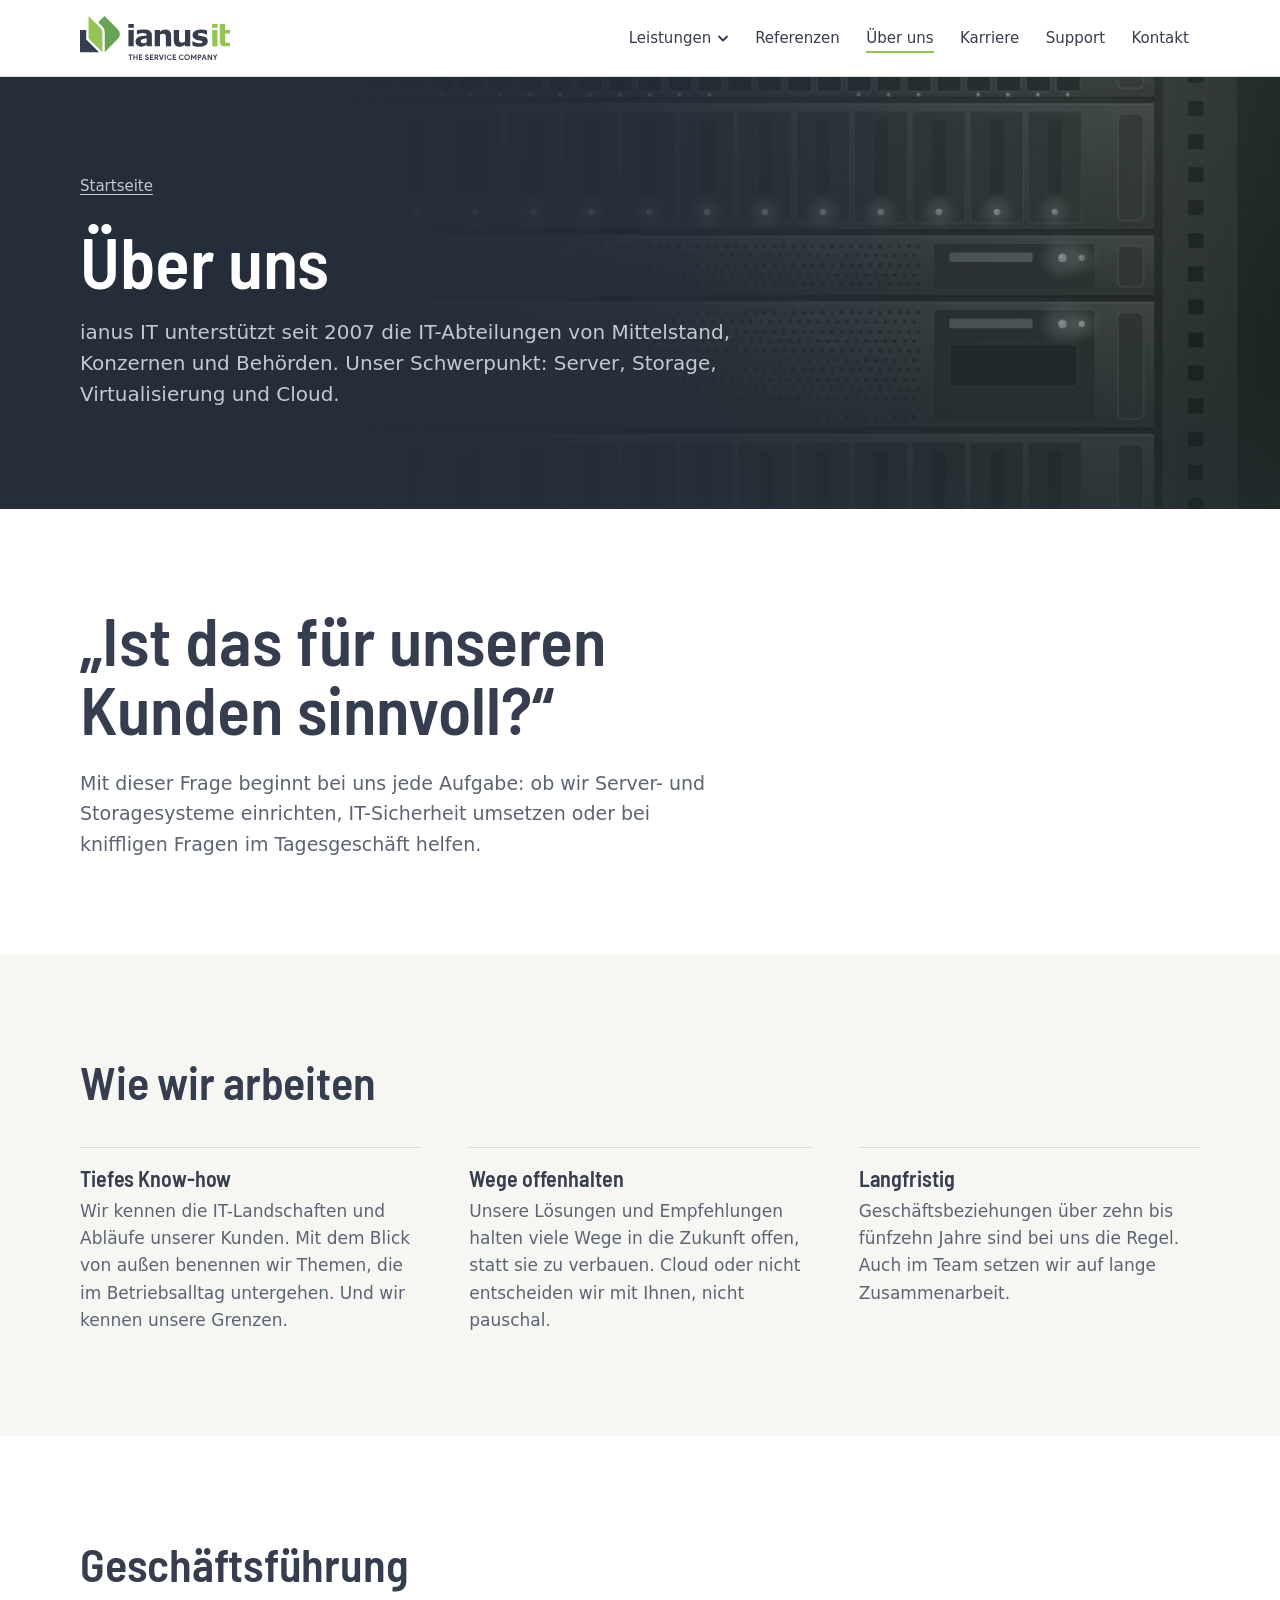
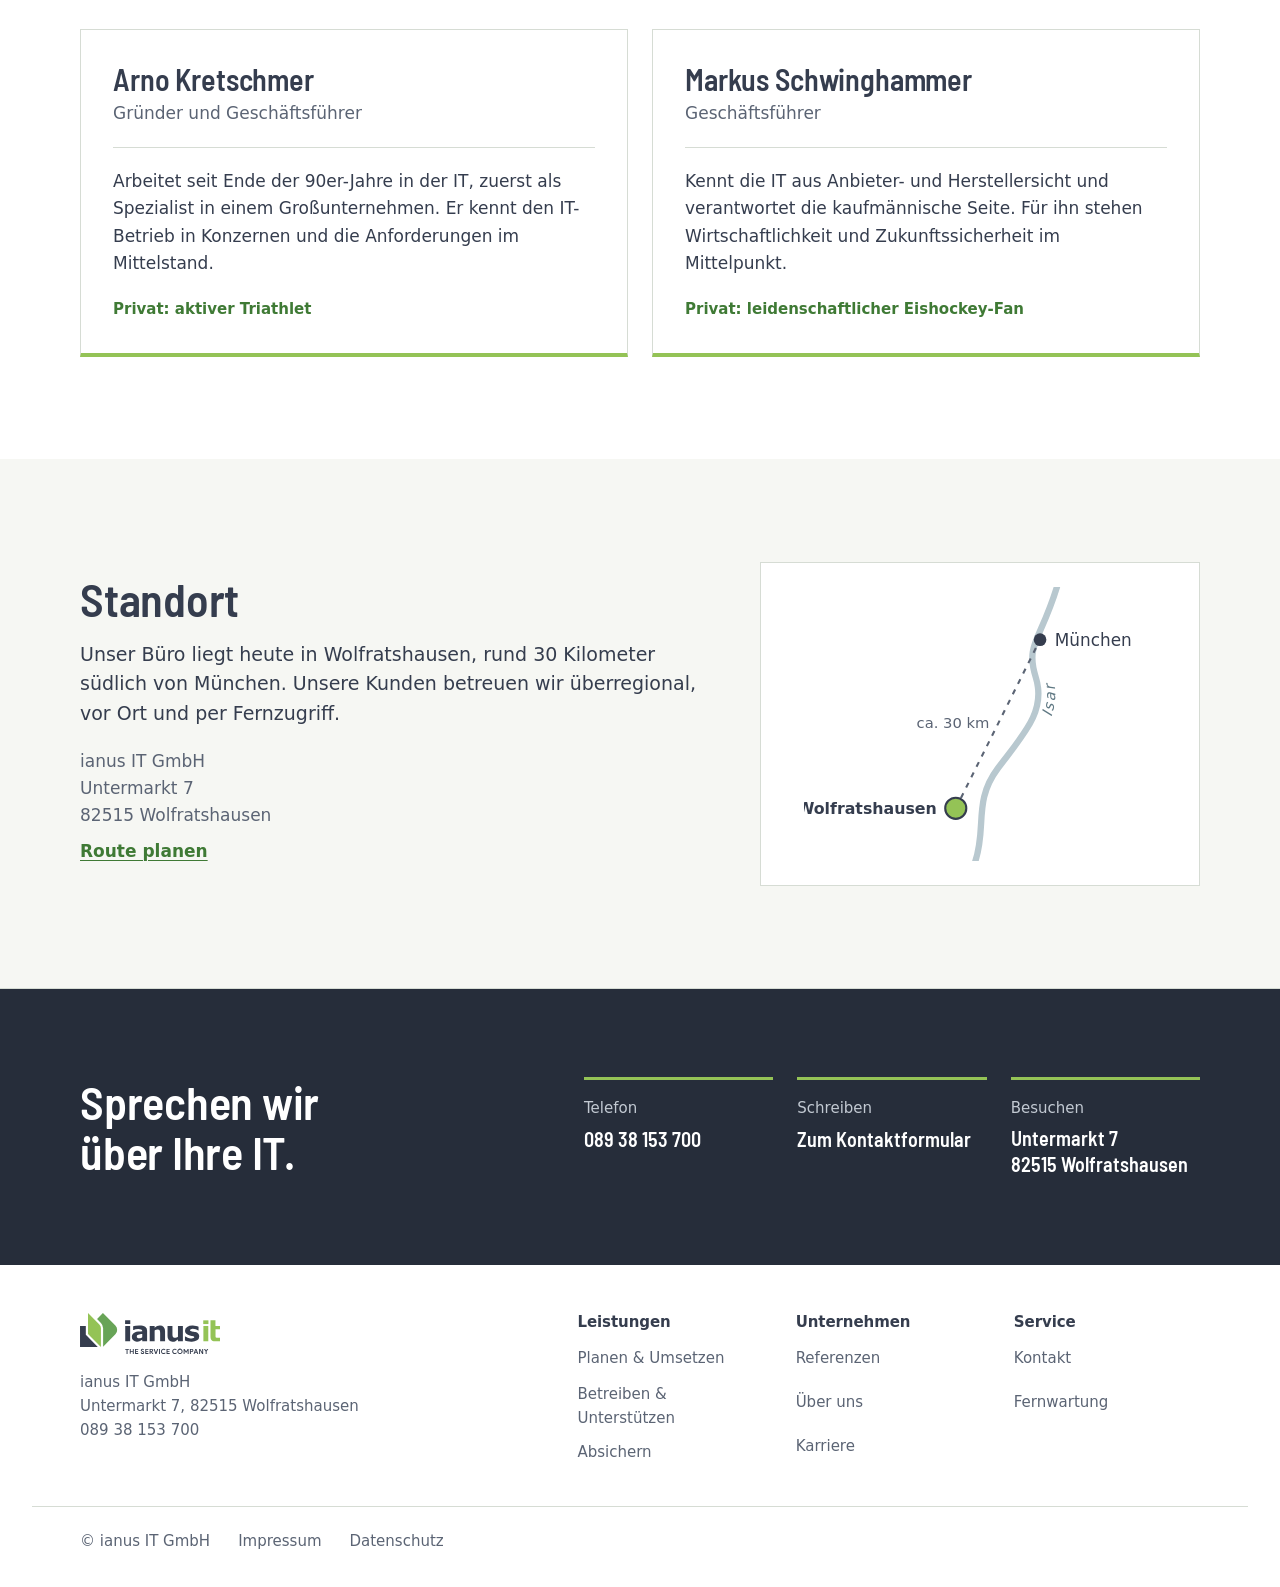
<file: ueber-uns.html>
<!doctype html>
<html lang="de">
<head>
  <meta charset="utf-8">
  <meta name="viewport" content="width=device-width, initial-scale=1">
  <script>document.documentElement.classList.add('js')</script>

  <!-- ===== Google: Titel und Beschreibung im Suchergebnis ===== -->
  <title>Über uns | ianus IT bei München</title>
  <meta name="description" content="ianus IT unterstützt seit 2007 IT-Abteilungen von Mittelstand, Konzernen und Behörden. Geschäftsführung: Arno Kretschmer und Markus Schwinghammer. Heute in Wolfratshausen bei München.">
  <link rel="canonical" href="https://www.ianus-it.de/ueber-uns.html">

  <!-- Vorschau beim Teilen (LinkedIn, Messenger usw.) -->
  <meta property="og:type" content="website">
  <meta property="og:locale" content="de_DE">
  <meta property="og:site_name" content="ianus IT">
  <meta property="og:title" content="Über uns | ianus IT bei München">
  <meta property="og:description" content="ianus IT unterstützt seit 2007 IT-Abteilungen von Mittelstand, Konzernen und Behörden. Geschäftsführung: Arno Kretschmer und Markus Schwinghammer. Heute in Wolfratshausen bei München.">
  <meta property="og:url" content="https://www.ianus-it.de/ueber-uns.html">

  <link rel="icon" href="img/favicon.svg" type="image/svg+xml">
  <!-- Schrift liegt im Ordner fonts auf dem eigenen Server, keine Verbindung zu Google -->
  <link rel="preload" href="fonts/barlow-semi-condensed-semibold.woff2" as="font" type="font/woff2" crossorigin>
  <link rel="stylesheet" href="css/site.css">
</head>
<body>
  <a class="skip-link" href="#inhalt">Zum Inhalt springen</a>
  <!-- Farbfilter für Fotos: Jedes Foto in den Karten wird automatisch in ein dunkles
       Blaugrau eingefärbt, passend zu den Bannern. Eigene Fotos einfach unter
       demselben Dateinamen in den Ordner img legen. -->
  <svg class="filters" aria-hidden="true" focusable="false">
    <filter id="ton-anthrazit" color-interpolation-filters="sRGB">
      <feColorMatrix type="saturate" values="0"/>
      <feComponentTransfer>
        <feFuncR type="table" tableValues="0.149 0.42 0.86"/>
        <feFuncG type="table" tableValues="0.176 0.45 0.88"/>
        <feFuncB type="table" tableValues="0.227 0.52 0.91"/>
      </feComponentTransfer>
    </filter>
  </svg>

  <!-- ===================== KOPFZEILE ===================== -->
  <header class="site-header">
    <div class="wrap site-header__inner">
      <a class="brand" href="index.html" aria-label="ianus IT – zur Startseite">
        <img src="img/ianus-logo.svg" alt="ianus IT – The Service Company" width="150" height="44">
      </a>

      <button class="menu-toggle" type="button" aria-expanded="false" aria-controls="hauptnavigation">
        <svg class="menu-toggle__icon" viewBox="0 0 18 12" aria-hidden="true" focusable="false"><path d="M0 1h18M0 6h18M0 11h18" stroke="currentColor" stroke-width="2"/></svg>
        Menü
      </button>

      <nav class="nav" id="hauptnavigation" aria-label="Hauptnavigation">
        <ul class="nav__list">
          <li class="nav__item nav__item--sub">
            <button class="nav__sub-toggle" type="button" aria-expanded="false" aria-controls="leistungen-menu">Leistungen <svg class="chevron" viewBox="0 0 12 12" aria-hidden="true" focusable="false"><path d="M2 4.5l4 4 4-4" fill="none" stroke="currentColor" stroke-width="1.8" stroke-linecap="round" stroke-linejoin="round"/></svg></button>
            <ul class="nav__sub" id="leistungen-menu">
              <li><a href="index.html#leistungen">Alle Leistungen</a></li>
              <li><a href="planen-und-umsetzen.html">Planen &amp; Umsetzen</a></li>
              <li><a href="betreiben-und-unterstuetzen.html">Betreiben &amp; Unterstützen</a></li>
              <li><a href="absichern.html">Absichern</a></li>
            </ul>
          </li>
          <li class="nav__item"><a class="nav__link" href="referenzen.html">Referenzen</a></li>
          <li class="nav__item"><a class="nav__link" href="ueber-uns.html" aria-current="page">Über uns</a></li>
          <li class="nav__item"><a class="nav__link" href="karriere.html">Karriere</a></li>
          <li class="nav__item"><a class="nav__link" href="support.html">Support</a></li>
          <li class="nav__item"><a class="nav__link" href="kontakt.html">Kontakt</a></li>
        </ul>
      </nav>
    </div>
  </header>

  <main id="inhalt">
    <!-- ===================== EINSTIEG =====================
         Bild: vorerst das Rack. Später gern ein Foto von euch bei der Arbeit.
         Dunkles Banner. Das Foto wird automatisch grau und dunkel abgetönt. -->
    <section class="banner on-ink">
      <img class="banner__photo" src="img/platzhalter-rack.jpg" alt="" width="1600" height="1000" fetchpriority="high">
      <div class="wrap banner__inner">
        <nav class="crumbs" aria-label="Pfad"><ol><li><a href="index.html">Startseite</a></li></ol></nav>
        <h1>Über uns</h1>
        <p class="lead">ianus IT unterstützt seit 2007 die IT-Abteilungen von Mittelstand, Konzernen und Behörden. Unser Schwerpunkt: Server, Storage, Virtualisierung und Cloud.</p>
      </div>
    </section>

    <!-- ===================== LEITFRAGE ===================== -->
    <section class="statement section--white" aria-label="Unsere Leitfrage">
      <div class="wrap">
        <p class="statement__question">„Ist das für unseren Kunden sinnvoll?“</p>
        <p class="statement__text">Mit dieser Frage beginnt bei uns jede Aufgabe: ob wir Server- und Storagesysteme einrichten, IT-Sicherheit umsetzen oder bei kniffligen Fragen im Tagesgeschäft helfen.</p>
      </div>
    </section>

    <!-- ===================== WIE WIR ARBEITEN ===================== -->
    <section class="section" aria-labelledby="werte-titel">
      <div class="wrap">
        <h2 id="werte-titel">Wie wir arbeiten</h2>
        <ul class="features">
          <li><h3>Tiefes Know-how</h3><p>Wir kennen die IT-Landschaften und Abläufe unserer Kunden. Mit dem Blick von außen benennen wir Themen, die im Betriebsalltag untergehen. Und wir kennen unsere Grenzen.</p></li>
          <li><h3>Wege offenhalten</h3><p>Unsere Lösungen und Empfehlungen halten viele Wege in die Zukunft offen, statt sie zu verbauen. Cloud oder nicht entscheiden wir mit Ihnen, nicht pauschal.</p></li>
          <li><h3>Langfristig</h3><p>Geschäftsbeziehungen über zehn bis fünfzehn Jahre sind bei uns die Regel. Auch im Team setzen wir auf lange Zusammenarbeit.</p></li>
        </ul>
      </div>
    </section>

    <!-- ===================== GESCHÄFTSFÜHRUNG ===================== -->
    <section class="section section--white" aria-labelledby="gf-titel">
      <div class="wrap">
        <h2 id="gf-titel">Geschäftsführung</h2>
        <div class="person-cards">
          <article class="person-card">
            <h3>Arno Kretschmer</h3>
            <p class="person-card__role">Gründer und Geschäftsführer</p>
            <p>Arbeitet seit Ende der 90er-Jahre in der IT, zuerst als Spezialist in einem Großunternehmen. Er kennt den IT-Betrieb in Konzernen und die Anforderungen im Mittelstand.</p>
            <p class="person-card__private">Privat: aktiver Triathlet</p>
          </article>
          <article class="person-card">
            <h3>Markus Schwinghammer</h3>
            <p class="person-card__role">Geschäftsführer</p>
            <p>Kennt die IT aus Anbieter- und Herstellersicht und verantwortet die kaufmännische Seite. Für ihn stehen Wirtschaftlichkeit und Zukunftssicherheit im Mittelpunkt.</p>
            <p class="person-card__private">Privat: leidenschaftlicher Eishockey-Fan</p>
          </article>
        </div>
      </div>
    </section>

    <!-- ===================== STANDORT ===================== -->
    <section class="section" aria-labelledby="ort-titel">
      <div class="wrap location">
        <div>
          <h2 id="ort-titel">Standort</h2>
          <p class="lead">Unser Büro liegt heute in Wolfratshausen, rund 30 Kilometer südlich von München. Unsere Kunden betreuen wir überregional, vor Ort und per Fernzugriff.</p>
          <address class="address">ianus IT GmbH<br>Untermarkt 7<br>82515 Wolfratshausen</address>
          <p><a class="link" href="https://www.google.com/maps/search/?api=1&amp;query=Untermarkt+7+82515+Wolfratshausen" rel="noopener">Route planen</a></p>
        </div>
        <div class="map">
          <svg viewBox="-34 0 334 260" role="img" aria-label="Wolfratshausen liegt rund 30 Kilometer südlich von München an der Isar">
            <path id="isar-lauf" d="M128 262 C 140 228, 126 204, 150 172 S 196 118, 186 86 S 190 52, 206 0" fill="none" stroke="#b8c8cf" stroke-width="6" stroke-linecap="round"/>
            <text font-family="system-ui, sans-serif" font-size="14" font-style="italic" fill="#5f7883" dy="16"><textPath href="#isar-lauf" startOffset="56%">Isar</textPath></text>
            <line x1="110" y1="210" x2="190" y2="50" stroke="#5b6474" stroke-width="2" stroke-dasharray="5 6"/>
            <circle cx="190" cy="50" r="6" fill="#353d4e"/>
            <text x="204" y="56" font-family="system-ui, sans-serif" font-size="16" fill="#353d4e">München</text>
            <circle cx="110" cy="210" r="10" fill="#94c356" stroke="#353d4e" stroke-width="2"/>
            <text x="92" y="215" text-anchor="end" font-family="system-ui, sans-serif" font-size="15" font-weight="600" fill="#353d4e">Wolfratshausen</text>
            <text x="142" y="134" text-anchor="end" font-family="system-ui, sans-serif" font-size="14" fill="#5b6474">ca. 30 km</text>
          </svg>
        </div>
      </div>
    </section>

  </main>

  <!-- ===================== FUSSZEILE ===================== -->
  <footer class="site-footer">
    <!-- Kontakt am Ende jeder Seite, als dunkles Band -->
    <div class="contact-band on-ink">
      <div class="wrap footer-contact">
        <h2>Sprechen wir über Ihre IT.</h2>
        <ul>
          <li>
            <span class="footer-contact__label">Telefon</span>
            <a class="footer-contact__value" href="tel:+498938153700">089 38 153 700</a>
          </li>
          <li>
            <span class="footer-contact__label">Schreiben</span>
            <a class="footer-contact__value" href="kontakt.html">Zum Kontaktformular</a>
          </li>
          <li>
            <span class="footer-contact__label">Besuchen</span>
            <address class="footer-contact__value">Untermarkt 7<br>82515 Wolfratshausen</address>
          </li>
        </ul>
      </div>
    </div>
    <div class="wrap footer-main">
      <div>
        <img src="img/ianus-logo.svg" alt="ianus IT" width="140" height="41">
        <address>ianus IT GmbH<br>Untermarkt 7, 82515 Wolfratshausen<br>089 38 153 700</address>
      </div>
      <nav aria-labelledby="f-leistungen">
        <h2 id="f-leistungen">Leistungen</h2>
        <ul>
          <li><a href="planen-und-umsetzen.html">Planen &amp; Umsetzen</a></li>
          <li><a href="betreiben-und-unterstuetzen.html">Betreiben &amp; Unterstützen</a></li>
          <li><a href="absichern.html">Absichern</a></li>
        </ul>
      </nav>
      <nav aria-labelledby="f-firma">
        <h2 id="f-firma">Unternehmen</h2>
        <ul>
          <li><a href="referenzen.html">Referenzen</a></li>
          <li><a href="ueber-uns.html">Über uns</a></li>
          <li><a href="karriere.html">Karriere</a></li>
        </ul>
      </nav>
      <nav aria-labelledby="f-service">
        <h2 id="f-service">Service</h2>
        <ul>
          <li><a href="kontakt.html">Kontakt</a></li>
          <li><a href="support.html">Fernwartung</a></li>
        </ul>
      </nav>
    </div>
    <div class="wrap footer-legal">
      <span>© ianus IT GmbH</span>
      <a href="impressum.html">Impressum</a>
      <a href="datenschutz.html">Datenschutz</a>
    </div>
  </footer>

  <script src="js/site.js" defer></script>
</body>
</html>
</file>
<file: css/site.css>
/* =========================================================
   ianus IT – ein Stylesheet für alle Seiten

   Variante "Dunkle Banner": Jede Seite beginnt mit einem dunklen
   Banner mit Foto, dazwischen helle, ruhige Abschnitte, am Ende
   ein dunkler Kontaktblock. Farben aus dem Logo: Anthrazit und Grün.

   Farben, Schriften und Abstände stehen gleich hier oben.
   Wer etwas ändern will, ändert es hier.
   ========================================================= */

/* Schrift für Überschriften, liegt auf dem eigenen Server (kein Google) */
@font-face {
  font-family: "Barlow Semi Condensed";
  font-style: normal;
  font-weight: 500;
  font-display: swap;
  src: url("../fonts/barlow-semi-condensed-medium.woff2") format("woff2");
}
@font-face {
  font-family: "Barlow Semi Condensed";
  font-style: normal;
  font-weight: 600;
  font-display: swap;
  src: url("../fonts/barlow-semi-condensed-semibold.woff2") format("woff2");
}

:root {
  /* Farben (Kontrast jeweils auf dem Seitenhintergrund) */
  --paper: #f6f7f3;      /* Seitenhintergrund */
  --white: #ffffff;      /* Karten, Kopf- und Fußzeile */
  --ink: #353d4e;        /* Anthrazit aus dem Logo: Text 10,1:1, dunkle Flächen */
  --ink-2: #5b6474;      /* Nebentext 5,5:1 */
  --rule: #d6dcd4;       /* feine Linien */
  --green-text: #3f7a35; /* Links und grüner Text auf Hell 4,8:1 */
  --green: #68a457;      /* Logo-Grün, nur für Grafik */
  --lime: #94c356;       /* Logo-Hellgrün: Button mit Anthrazit-Schrift 5,3:1, Akzent auf Dunkel */
  --on-ink: #ffffff;     /* Text auf Anthrazit 10,9:1 */
  --on-ink-2: #c2c9d2;   /* Nebentext auf Anthrazit 6,5:1 */
  --night: #262d3a;      /* dunkelste Fläche, Grund der Foto-Banner: Weiß 13,8:1 */
  --mist: #edf2ea;       /* zartes Grün für Kundenstimmen: grüner Text 4,6:1 */

  /* Schriften: Überschriften Barlow, Fließtext in der Systemschrift des Geräts */
  --font-head: "Barlow Semi Condensed", "Arial Narrow", system-ui, sans-serif;
  --font-text: system-ui, -apple-system, BlinkMacSystemFont, "Segoe UI", Roboto, "Helvetica Neue", Arial, sans-serif;

  /* Maße */
  --wrap: 76rem;
  --gutter: clamp(1.25rem, 5vw, 3rem);
  --section: clamp(4rem, 8vw, 6.5rem);
}

/* ---------- Grundlagen ---------- */

*, *::before, *::after { box-sizing: border-box; }

html { -webkit-text-size-adjust: 100%; scroll-padding-top: 6rem; }

body {
  margin: 0;
  background: var(--paper);
  color: var(--ink);
  font: 400 1.0625rem/1.6 var(--font-text); /* 17 px, Apples Standardgröße */
  -webkit-font-smoothing: antialiased;
  overflow-wrap: break-word; /* lange deutsche Wörter brechen notfalls um */
}

img, svg { max-width: 100%; }
img { display: block; height: auto; }

h1, h2, h3 {
  margin: 0;
  font-family: var(--font-head);
  font-weight: 600;
  line-height: 1.08;
  letter-spacing: -0.005em;
  text-wrap: balance;
  overflow-wrap: break-word;
  hyphens: auto;
}
h1 { font-size: clamp(2.5rem, 5.6vw, 4.75rem); line-height: 1.02; }
h2 { font-size: clamp(2rem, 3.6vw, 3rem); }
h3 { font-size: 1.5rem; line-height: 1.15; }

p, ul, ol, dl, dd, figure, blockquote { margin: 0; }

a { color: var(--green-text); text-decoration-thickness: 1px; text-underline-offset: 0.2em; }
a:hover { text-decoration-thickness: 2px; }

:focus-visible { outline: 3px solid var(--green-text); outline-offset: 3px; border-radius: 2px; }
.on-ink :focus-visible { outline-color: var(--lime); }

.wrap { max-width: var(--wrap); margin-inline: auto; padding-inline: var(--gutter); }

.skip-link {
  position: absolute; left: 1rem; top: -5rem; z-index: 100;
  padding: 0.75rem 1rem; background: var(--ink); color: var(--on-ink);
}
.skip-link:focus { top: 1rem; }

.visually-hidden {
  position: absolute !important; width: 1px; height: 1px; margin: -1px; padding: 0;
  overflow: hidden; clip: rect(0 0 0 0); white-space: nowrap; border: 0;
}

.filters { position: absolute; width: 0; height: 0; overflow: hidden; }

.lead { font-size: 1.25rem; line-height: 1.55; max-width: 38ch; }
.muted { color: var(--ink-2); }

/* Ein Button-Stil: Hellgrün mit Anthrazit-Schrift */
.button {
  display: inline-flex; align-items: center; justify-content: center;
  min-height: 3rem; padding: 0.75rem 1.4rem;
  background: var(--lime); color: var(--ink);
  font: 600 1rem/1.2 var(--font-text);
  text-decoration: none; border: 0; border-radius: 3px; cursor: pointer;
  transition: background-color 120ms ease;
}
.button:hover { background: #86b84a; }
.button:active { background: #79a843; }

/* Textlink mit Mindesthöhe zum Antippen */
a[href^="tel:"] { white-space: nowrap; }

.link {
  display: inline-flex; align-items: center; min-height: 2.75rem;
  font-weight: 600;
}

/* ---------- Kopfzeile mit Navigation ---------- */

.site-header {
  position: sticky; top: 0; z-index: 30;
  background: var(--white);
  border-bottom: 1px solid var(--rule);
}
.site-header__inner {
  position: relative;
  display: flex; align-items: center; justify-content: space-between; gap: 1.5rem;
  min-height: 4.75rem;
}
.brand { display: inline-flex; align-items: center; min-height: 2.75rem; }
.brand img { width: 150px; }

.menu-toggle { display: none; }

.nav__list { display: flex; align-items: center; gap: 0.25rem; list-style: none; margin: 0; padding: 0; }
.nav__item { position: relative; }

.nav__link,
.nav__sub-toggle {
  position: relative;
  display: inline-flex; align-items: center; gap: 0.35rem;
  min-height: 2.75rem; padding: 0.5rem 0.7rem;
  background: none; border: 0; cursor: pointer;
  font: 500 0.9375rem/1.2 var(--font-text); color: var(--ink);
  text-decoration: none;
}
.nav__link::after,
.nav__sub-toggle::after {
  content: ""; position: absolute; left: 0.7rem; right: 0.7rem; bottom: 0.45rem;
  height: 2px; background: var(--lime);
  transform: scaleX(0); transform-origin: left; transition: transform 150ms ease;
}
.nav__link:hover::after,
.nav__sub-toggle:hover::after,
.nav__link[aria-current="page"]::after,
.nav__sub-toggle.is-current::after { transform: scaleX(1); }

.chevron { width: 0.75rem; height: 0.75rem; transition: transform 150ms ease; }
.nav__sub-toggle[aria-expanded="true"] .chevron { transform: rotate(180deg); }

.nav__sub {
  position: absolute; top: calc(100% + 0.5rem); left: 0; z-index: 40;
  min-width: 17rem; padding: 0.5rem;
  list-style: none; margin: 0;
  background: var(--white); border: 1px solid var(--rule);
  box-shadow: 0 12px 32px rgba(53, 61, 78, 0.12);
}
.nav__sub[hidden] { display: none; }
.nav__sub a {
  display: flex; align-items: center; min-height: 2.75rem; padding: 0.5rem 0.85rem;
  color: var(--ink); text-decoration: none; font-size: 0.9375rem;
}
.nav__sub a:hover, .nav__sub a[aria-current="page"] { background: var(--paper); color: var(--green-text); }
.nav__sub li:first-child a { color: var(--ink-2); }

/* Ohne Skript: Untermenü bei Maus oder Tastatur einblenden */
html:not(.js) .nav__item--sub:hover .nav__sub,
html:not(.js) .nav__item--sub:focus-within .nav__sub { display: block; }

/* ---------- Dunkles Banner oben auf jeder Seite ---------- */

.banner {
  position: relative; isolation: isolate; overflow: hidden;
  display: flex; align-items: center;
  min-height: clamp(20rem, 42vw, 27rem);
  padding-block: clamp(3rem, 7vw, 5rem);
  background: var(--night); color: var(--on-ink);
}
/* Foto: immer grau und dunkel abgetönt, damit jedes Foto passt und die Schrift lesbar bleibt */
.banner__photo {
  position: absolute; inset: 0; z-index: -2;
  width: 100%; height: 100%; object-fit: cover; object-position: 70% 50%;
  filter: grayscale(1) contrast(1.05);
  /* links läuft das Foto ins Dunkle aus, dort steht die Schrift */
  -webkit-mask-image: linear-gradient(90deg, transparent 25%, #000 75%);
  mask-image: linear-gradient(90deg, transparent 25%, #000 75%);
}
.banner::before {
  content: ""; position: absolute; inset: 0; z-index: -1;
  background:
    linear-gradient(90deg, rgba(38, 45, 58, 0.9) 0%, rgba(38, 45, 58, 0.75) 45%, rgba(40, 60, 50, 0.4) 100%),
    linear-gradient(0deg, rgba(38, 45, 58, 0.5), transparent 40%);
}
.banner--plain { min-height: 0; background: var(--night) linear-gradient(120deg, var(--night), var(--ink)); }
.banner--plain::before { display: none; }
.banner__inner { width: 100%; }
.banner__inner > * { max-width: 44rem; }
.banner h1 { color: var(--on-ink); }
.banner .lead { margin-top: 1.25rem; color: var(--on-ink-2); }
.banner a:not(.button) { color: var(--on-ink); }

.banner--home { min-height: clamp(30rem, 70vh, 42rem); }
.banner--home h1 { font-size: clamp(2.75rem, 6.2vw, 5.25rem); max-width: 13ch; }
.banner--home .lead { font-size: clamp(1.1875rem, 1.6vw, 1.375rem); max-width: 40ch; }

.hero__actions { display: flex; flex-wrap: wrap; align-items: center; gap: 0.75rem 1.75rem; margin-top: 2.25rem; }
.hero__phone { font-weight: 600; text-decoration-color: var(--lime); text-decoration-thickness: 2px; }

/* ---------- Abschnitte ---------- */

.section { padding-block: var(--section); }
.section--white { background: var(--white); }
.section-head { display: grid; gap: 1rem; max-width: 46rem; }
.section-head .lead { color: var(--ink-2); font-size: 1.1875rem; max-width: 52ch; }

.split { display: grid; grid-template-columns: minmax(0, 5fr) minmax(0, 7fr); gap: 2rem 4rem; align-items: start; }

/* Bilder: in dieser Variante mit geraden Kanten */
.cut-image {
  display: block; width: 100%; height: auto; aspect-ratio: 4 / 3;
  background: var(--rule);
}

/* Leistungskarten: die ganze Karte ist anklickbar, der Titel ist der Link */
.cards { display: grid; grid-template-columns: repeat(3, minmax(0, 1fr)); gap: 1.5rem; margin-top: 3rem; }
.card { position: relative; display: flex; flex-direction: column; background: var(--white); border: 1px solid var(--rule); }
.card__body { display: flex; flex-direction: column; gap: 0.6rem; padding: 1.5rem 1.5rem 1.75rem; flex: 1; }
.card__title a { color: var(--ink); text-decoration: none; }
.card__title a::after { content: ""; position: absolute; inset: 0; }
.card__title a:focus-visible { outline: none; }
.card:focus-within { outline: 3px solid var(--green-text); outline-offset: 3px; }
.card:hover .card__title a { text-decoration: underline; text-decoration-color: var(--lime); text-decoration-thickness: 2px; text-underline-offset: 0.18em; }
.card:active { opacity: 0.85; }
.card__text { color: var(--ink-2); }
.card__more { margin-top: auto; padding-top: 0.5rem; font-weight: 600; color: var(--green-text); }

/* Technik als Rack: jede Zeile eine Höheneinheit mit Status-Lämpchen */
.rack {
  position: relative; list-style: none; margin: 0;
  padding: 0.6rem 1.75rem;
  background: var(--paper); border: 1px solid var(--rule);
}
/* Rack-Schienen links und rechts mit Lochung */
.rack::before, .rack::after {
  content: ""; position: absolute; top: 0; bottom: 0; width: 0.75rem;
  background: repeating-linear-gradient(to bottom, transparent 0 6px, var(--rule) 6px 10px);
}
.rack::before { left: 0.45rem; }
.rack::after { right: 0.45rem; }
.rack li {
  display: grid; grid-template-columns: auto minmax(0, 1fr) auto; align-items: center; gap: 1rem;
  min-height: 4rem; padding: 0.75rem 1.25rem; margin-block: 0.4rem;
  background: var(--white); border: 1px solid var(--rule);
}
.rack__led {
  width: 0.625rem; height: 0.625rem; border-radius: 50%;
  background: var(--lime); box-shadow: 0 0 0 3px rgba(148, 195, 86, 0.25);
}
.rack__name { font-family: var(--font-head); font-weight: 600; font-size: 1.375rem; line-height: 1.2; }
.rack__role { color: var(--ink-2); font-size: 0.9375rem; text-align: right; }

/* Über uns (Startseite) */
.about__text { max-width: 60ch; }
.people { display: grid; grid-template-columns: repeat(2, minmax(0, 1fr)); gap: 1.25rem 2rem; margin-top: 2rem; max-width: 36rem; }
.people dt { font-family: var(--font-head); font-weight: 600; font-size: 1.375rem; line-height: 1.2; }
.people dd { margin-top: 0.2rem; color: var(--ink-2); }

/* Dunkles Band mitten auf der Seite (Startseite: Technik) */
.band-ink { background: var(--ink); color: var(--on-ink); }
.band-ink h2 { color: var(--on-ink); }
.band-ink .lead { color: var(--on-ink-2); }
.band-ink a:not(.button) { color: var(--lime); }
.band-ink .muted { color: var(--on-ink-2); }

/* Rack auf Dunkel: wirkt wie echte Einschübe */
.on-ink .rack { background: rgba(0, 0, 0, 0.16); border-color: rgba(255, 255, 255, 0.14); }
.on-ink .rack::before, .on-ink .rack::after { background: repeating-linear-gradient(to bottom, transparent 0 6px, rgba(255, 255, 255, 0.18) 6px 10px); }
.on-ink .rack li { background: #3e4758; border-color: rgba(255, 255, 255, 0.1); }
.on-ink .rack__led { box-shadow: 0 0 0 3px rgba(148, 195, 86, 0.22), 0 0 12px rgba(148, 195, 86, 0.55); }
.on-ink .rack__role { color: var(--on-ink-2); }

.clients { display: grid; grid-template-columns: repeat(auto-fit, minmax(11.5rem, 1fr)); gap: 1rem; list-style: none; padding: 0; margin-top: 2.5rem; }
.clients + p { margin-top: 2rem; }
.client {
  display: flex; flex-direction: column; gap: 0.35rem; min-width: 0;
  padding: 1.5rem 1.25rem; background: var(--paper); border: 1px solid var(--rule);
}
.client__mark { display: flex; align-items: center; height: 3.5rem; margin-bottom: 0.9rem; color: var(--green-text); }
.client__mark .logo-traunstein { width: auto; height: 2.75rem; }
.client__mark .logo-paulaner { width: 3.5rem; height: 3.5rem; }
.client__icon { width: 2.5rem; height: 2.5rem; }
.client__name { font-weight: 600; line-height: 1.3; }
.client__task { color: var(--ink-2); font-size: 0.9375rem; line-height: 1.4; }

/* ---------- Unterseiten ---------- */

.page-hero__more { margin-top: 2rem; }

.crumbs { margin-bottom: 1rem; font-size: 0.9375rem; color: var(--ink-2); }
.crumbs ol { display: flex; flex-wrap: wrap; gap: 0.25rem 0.5rem; list-style: none; padding: 0; }
.crumbs li + li::before { content: "/"; margin-right: 0.5rem; color: var(--ink-2); }
.crumbs a { color: var(--ink-2); display: inline-flex; min-height: 2.75rem; align-items: center; }
.on-ink .crumbs, .on-ink .crumbs li + li::before, .on-ink .crumbs a { color: var(--on-ink-2); }
.banner .crumbs { margin-top: -0.75rem; }

/* Ablauf: echte Reihenfolge, deshalb nummeriert */
.steps { counter-reset: schritt; display: grid; grid-template-columns: repeat(var(--n, 5), minmax(0, 1fr)); gap: 1.5rem; list-style: none; padding: 0; margin-top: 2.5rem; }
.steps li { counter-increment: schritt; padding-top: 1.1rem; border-top: 2px solid var(--ink); }
.steps li::before {
  content: counter(schritt); display: block; margin-bottom: 0.6rem;
  font: 600 2.25rem/1 var(--font-head); color: var(--green-text);
}
.steps h3 { font-size: 1.25rem; }
.steps p { margin-top: 0.4rem; font-size: 1rem; color: var(--ink-2); }

.points { list-style: none; padding: 0; border-top: 1px solid var(--rule); }
.points li { padding-block: 0.75rem; border-bottom: 1px solid var(--rule); }
.points--large li { font: 500 clamp(1.25rem, 2vw, 1.5rem)/1.3 var(--font-head); padding-block: 0.9rem; }

.note {
  margin-top: 2rem; padding: 1.5rem 1.75rem; max-width: 40rem; background: var(--white);
  border: 1px solid var(--rule);
}
.note h3 { font-size: 1.375rem; margin-bottom: 0.4rem; }

.features { display: grid; grid-template-columns: repeat(3, minmax(0, 1fr)); gap: 2rem 3rem; list-style: none; padding: 0; margin-top: 2.5rem; }
.features li { padding-top: 1.1rem; border-top: 1px solid var(--rule); }
.features h3 { font-size: 1.375rem; }
.features p { margin-top: 0.45rem; color: var(--ink-2); }

.quote-band { padding-block: clamp(3.5rem, 7vw, 5rem); background: var(--mist); }
.quote { padding-left: clamp(1.25rem, 3vw, 2rem); border-left: 4px solid var(--lime); }
.quote p { font: 500 clamp(1.6rem, 3vw, 2.25rem)/1.25 var(--font-head); max-width: 34ch; }
.quote footer { margin-top: 1.1rem; color: var(--green-text); font-weight: 600; }

.related { padding-block: var(--section); }
.related h2 { font-size: clamp(1.5rem, 2.4vw, 1.875rem); }
.related__grid { display: grid; grid-template-columns: repeat(2, minmax(0, 1fr)); gap: 1.5rem; margin-top: 1.5rem; }
.related__item {
  position: relative; display: grid; grid-template-columns: minmax(0, 2fr) minmax(0, 3fr); gap: 1.25rem; align-items: center;
  padding: 0.75rem; background: var(--white); border: 1px solid var(--rule);
}
.related__item a { font: 600 1.5rem/1.15 var(--font-head); color: var(--ink); text-decoration: none; }
.related__item a::after { content: ""; position: absolute; inset: 0; }
.related__item:hover a { text-decoration: underline; text-decoration-color: var(--lime); text-decoration-thickness: 2px; }
.related__item:focus-within { outline: 3px solid var(--green-text); outline-offset: 3px; }
.related__item a:focus-visible { outline: none; }

/* Referenzen */
.reference {
  display: grid; grid-template-columns: 11rem minmax(0, 1fr) minmax(0, 1.2fr); gap: 1.5rem 3rem; align-items: start;
  padding-block: 2.25rem; border-top: 1px solid var(--rule);
}
.reference:last-child { border-bottom: 1px solid var(--rule); }
.reference__mark {
  display: flex; align-items: center; justify-content: center; height: 6.5rem; padding: 1rem;
  background: var(--ink); color: var(--lime);
}
.reference__mark .logo-traunstein { width: 100%; height: auto; }
.reference__mark .logo-paulaner { width: 4rem; height: 4rem; }
.reference h2 { font-size: 1.5rem; }
.reference dl { display: grid; gap: 0.6rem; margin-top: 1rem; }
.reference dt { font-size: 0.875rem; color: var(--ink-2); }
.reference blockquote p { font: 500 1.375rem/1.3 var(--font-head); }

/* Über uns */
.statement { padding-block: clamp(4rem, 9vw, 6rem); }
.statement__question { font: 600 clamp(2.25rem, 5.5vw, 4.25rem)/1.02 var(--font-head); max-width: 18ch; text-wrap: balance; }
.statement__text { margin-top: 1.5rem; max-width: 52ch; font-size: 1.1875rem; color: var(--ink-2); }

.person-cards { display: grid; grid-template-columns: repeat(2, minmax(0, 1fr)); gap: 1.5rem; margin-top: 2.5rem; }
.person-card {
  position: relative; display: flex; flex-direction: column; padding: 2rem;
  background: var(--white); border: 1px solid var(--rule); border-bottom: 4px solid var(--lime);
}
.person-card h3 { font-size: clamp(1.5rem, 2.6vw, 1.875rem); }
.person-card__role { margin: 0.25rem 0 1.25rem; padding-bottom: 1.25rem; border-bottom: 1px solid var(--rule); color: var(--ink-2); }
.person-card__private { margin-top: auto; padding-top: 1.25rem; font-size: 0.9375rem; font-weight: 600; color: var(--green-text); }

.location { display: grid; grid-template-columns: minmax(0, 7fr) minmax(0, 5fr); gap: 2.5rem 4rem; align-items: center; }
.location .lead { color: var(--ink); margin-top: 1rem; font-size: 1.1875rem; max-width: 52ch; }
.address { font-style: normal; margin-top: 1.25rem; color: var(--ink-2); }
.map { padding: 1.5rem; background: var(--white); border: 1px solid var(--rule); }
.map svg { display: block; width: 100%; height: auto; max-width: 22rem; margin-inline: auto; }

/* Karriere, Support */
.two-cols { display: grid; grid-template-columns: repeat(2, minmax(0, 1fr)); gap: 3rem 4rem; }
.two-cols h2 { font-size: clamp(1.5rem, 2.4vw, 1.875rem); margin-bottom: 1.25rem; }
.download { display: flex; flex-wrap: wrap; align-items: center; gap: 1rem 2rem; margin-top: 2.5rem; }

/* Kontaktformular */
.contact-page { display: grid; grid-template-columns: minmax(0, 7fr) minmax(0, 4fr); gap: 3rem 5rem; align-items: start; }
.form-grid { display: grid; grid-template-columns: repeat(2, minmax(0, 1fr)); gap: 1.25rem 1.5rem; }
.field { display: flex; flex-direction: column; gap: 0.4rem; min-width: 0; }
.field--wide { grid-column: 1 / -1; }
.field label { font-weight: 600; font-size: 1rem; }
.optional { font-weight: 400; color: var(--ink-2); }
.field input, .field textarea {
  width: 100%; min-height: 3rem; padding: 0.7rem 0.85rem;
  font: 400 1.0625rem/1.5 var(--font-text); color: var(--ink);
  background: var(--white); border: 1px solid #9aa39f; border-radius: 3px;
}
.field textarea { min-height: 10rem; resize: vertical; }
.field input:focus, .field textarea:focus { outline: 3px solid var(--green-text); outline-offset: 1px; border-color: var(--green-text); }
.hp { position: absolute; left: -10000px; width: 1px; height: 1px; overflow: hidden; }
.form-note { margin: 1.5rem 0; font-size: 0.9375rem; color: var(--ink-2); max-width: 60ch; }
.form-error { display: none; margin-bottom: 1.5rem; padding: 1rem 1.25rem; background: #fbebeb; color: #7a1f1f; border-left: 4px solid #b42318; }
.form-error:target { display: block; }
.contact-aside h2 { font: 500 0.9375rem/1.3 var(--font-text); color: var(--ink-2); margin: 1.75rem 0 0.25rem; }
.contact-aside h2:first-child { margin-top: 0; }
.contact-aside .phone { display: inline-flex; align-items: center; min-height: 2.75rem; font: 600 1.5rem/1.2 var(--font-head); color: var(--ink); text-decoration-color: var(--lime); text-decoration-thickness: 2px; }

/* Rechtstexte */
.legal > * { max-width: 70ch; }
.legal h2 { font-size: 1.5rem; margin: 2.25rem 0 0.5rem; }
.legal h3 { font-size: 1.1875rem; margin: 1.5rem 0 0.4rem; }
.legal p + p { margin-top: 1rem; }
.legal .muted { margin-top: 2.5rem; }

/* ---------- Fußzeile mit Kontakt ---------- */

.site-footer { background: var(--white); border-top: 1px solid var(--rule); }
.contact-band { background: var(--night); color: var(--on-ink); }
.footer-contact { display: grid; grid-template-columns: minmax(0, 5fr) minmax(0, 7fr); gap: 2rem 4rem; padding-block: clamp(3.5rem, 7vw, 5.5rem); }
.footer-contact h2 { font-size: clamp(2rem, 3.6vw, 3rem); color: var(--on-ink); }
.footer-contact ul { display: grid; grid-template-columns: repeat(3, minmax(0, 1fr)); gap: 1.5rem; list-style: none; padding: 0; }
.footer-contact li { display: flex; flex-direction: column; gap: 0.3rem; padding-top: 1rem; border-top: 3px solid var(--lime); }
.footer-contact__label { font-size: 0.9375rem; color: var(--on-ink-2); }
.footer-contact__value { font: 600 1.25rem/1.3 var(--font-head); color: var(--on-ink); font-style: normal; }
.footer-contact a.footer-contact__value { display: inline-flex; align-items: center; min-height: 2.75rem; margin-block: -0.5rem; text-decoration: none; }
.footer-contact a.footer-contact__value:hover { text-decoration: underline; text-decoration-color: var(--lime); }

.footer-main { display: grid; grid-template-columns: minmax(0, 5fr) repeat(3, minmax(0, 2fr)); gap: 2rem; padding-block: 3rem 2rem; }
.footer-main img { width: 140px; }
.footer-main address { font-style: normal; margin-top: 1rem; color: var(--ink-2); font-size: 0.9375rem; }
.footer-main h2 { font: 600 0.9375rem/1.3 var(--font-text); color: var(--ink); margin-bottom: 0.25rem; }
.footer-main ul { list-style: none; padding: 0; }
.footer-main ul a, .footer-legal a { display: inline-flex; align-items: center; min-height: 2.75rem; color: var(--ink-2); text-decoration: none; font-size: 0.9375rem; }
.footer-main ul a:hover, .footer-legal a:hover { color: var(--ink); text-decoration: underline; }
.footer-legal { display: flex; flex-wrap: wrap; align-items: center; gap: 0 1.75rem; padding-block: 0.75rem 1.5rem; border-top: 1px solid var(--rule); font-size: 0.9375rem; color: var(--ink-2); }

/* =========================================================
   Bewegung nur, wenn niemand "weniger Bewegung" eingestellt hat
   ========================================================= */
@media (prefers-reduced-motion: reduce) {
  .nav__link::after, .nav__sub-toggle::after, .chevron, .button { transition: none; }
}

/* =========================================================
   Kleinere Bildschirme
   ========================================================= */

@media (max-width: 1000px) {
  .js .menu-toggle {
    display: inline-flex; align-items: center; gap: 0.6rem;
    min-height: 2.75rem; padding: 0.5rem 1rem;
    background: var(--white); border: 1px solid var(--ink); border-radius: 3px; cursor: pointer;
    font: 600 1rem/1 var(--font-text); color: var(--ink);
  }
  .menu-toggle__icon { width: 1.1rem; height: 0.8rem; }
  .js .nav {
    display: none; position: absolute; top: 100%; left: 0; right: 0;
    padding: 0.5rem var(--gutter) 1.5rem; background: var(--white);
    border-bottom: 1px solid var(--rule); box-shadow: 0 16px 24px rgba(53, 61, 78, 0.08);
    max-height: calc(100vh - 4.75rem); overflow-y: auto;
  }
  .js .nav.is-open { display: block; }
  .js .nav__list { flex-direction: column; align-items: stretch; gap: 0; }
  .js .nav__link, .js .nav__sub-toggle { width: 100%; justify-content: space-between; font-size: 1.0625rem; padding-inline: 0; border-bottom: 1px solid var(--rule); }
  .js .nav__link::after, .js .nav__sub-toggle::after { display: none; }
  .js .nav__link[aria-current="page"], .js .nav__sub-toggle.is-current { color: var(--green-text); }
  .js .nav__sub { position: static; min-width: 0; padding: 0.25rem 0 0.5rem 1rem; border: 0; box-shadow: none; }
  html:not(.js) .site-header__inner { flex-wrap: wrap; padding-block: 0.5rem; }
  html:not(.js) .nav__list { flex-wrap: wrap; }
}

@media (max-width: 860px) {
  .split, .location, .contact-page, .two-cols, .footer-contact { grid-template-columns: minmax(0, 1fr); }
  .banner__photo { -webkit-mask-image: none; mask-image: none; }
  .banner::before { background: rgba(38, 45, 58, 0.9); }
  .cards { grid-template-columns: minmax(0, 1fr); }
  .steps, .features { grid-template-columns: repeat(2, minmax(0, 1fr)); }
  .reference { grid-template-columns: 9rem minmax(0, 1fr); }
  .reference blockquote { grid-column: 1 / -1; }
  .related__grid { grid-template-columns: minmax(0, 1fr); }
  .footer-main { grid-template-columns: repeat(3, minmax(0, 1fr)); }
  .footer-main > :first-child { grid-column: 1 / -1; }
}

@media (max-width: 600px) {
  .people, .person-cards, .form-grid, .steps, .features, .reference, .footer-contact ul { grid-template-columns: minmax(0, 1fr); }
  .footer-main { grid-template-columns: repeat(2, minmax(0, 1fr)); }
  .reference__mark { width: 9rem; height: 5.5rem; }
  .rack { padding-inline: 1.4rem; }
  .rack li { grid-template-columns: auto minmax(0, 1fr); padding-inline: 1rem; }
  .rack__role { grid-column: 2; text-align: left; margin-top: -0.4rem; }
  .banner--home { min-height: 0; padding-block: 4rem 4.5rem; }
  .clients { grid-template-columns: minmax(0, 1fr); gap: 0.5rem; }
  .client { flex-direction: row; flex-wrap: wrap; align-items: center; column-gap: 1rem; padding: 1rem; }
  .client__mark { width: 5rem; height: 3rem; margin: 0; justify-content: center; }
  .client__mark .logo-traunstein { width: 100%; height: auto; }
  .client__mark .logo-paulaner { width: 3rem; height: 3rem; }
  .client__text { flex: 1; min-width: min(10rem, 100%); }
  p, li, dd { hyphens: auto; -webkit-hyphenate-limit-before: 4; -webkit-hyphenate-limit-after: 4; hyphenate-limit-chars: 10 4 4; }
}
</file>
